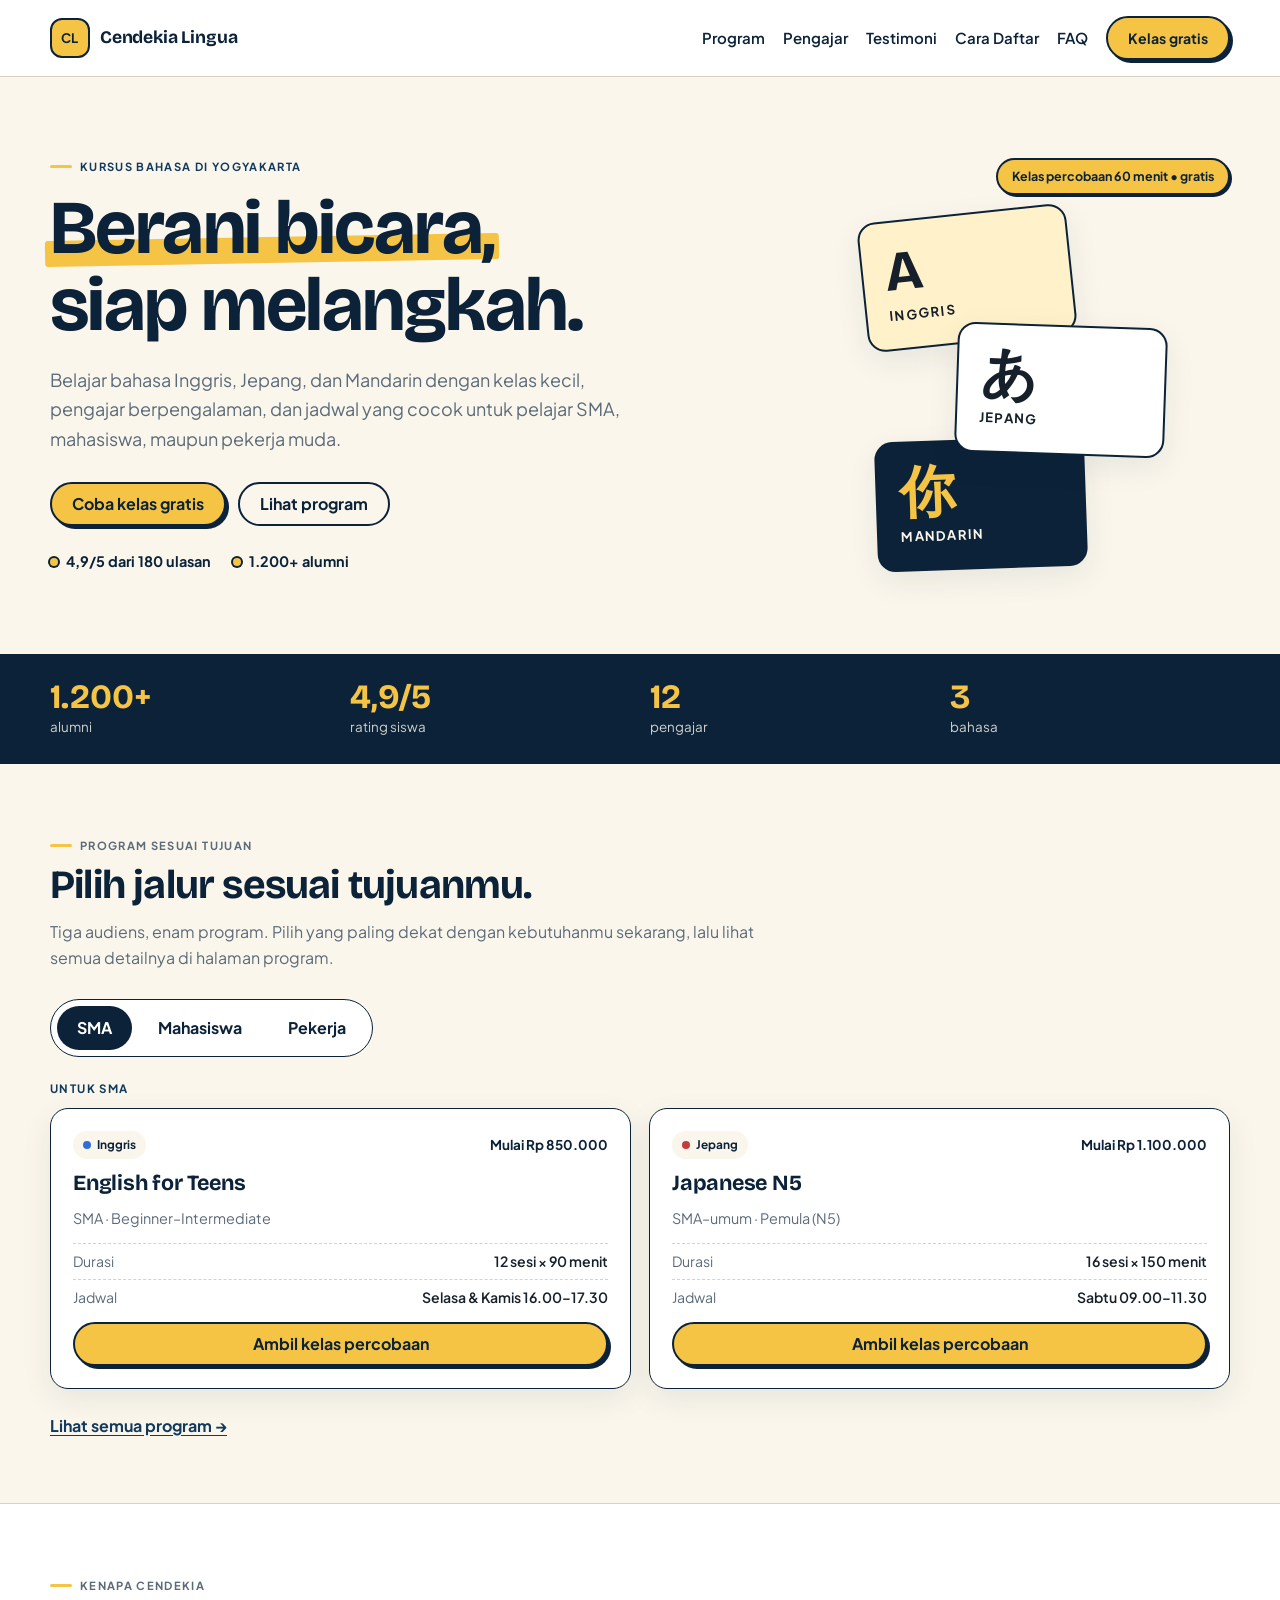
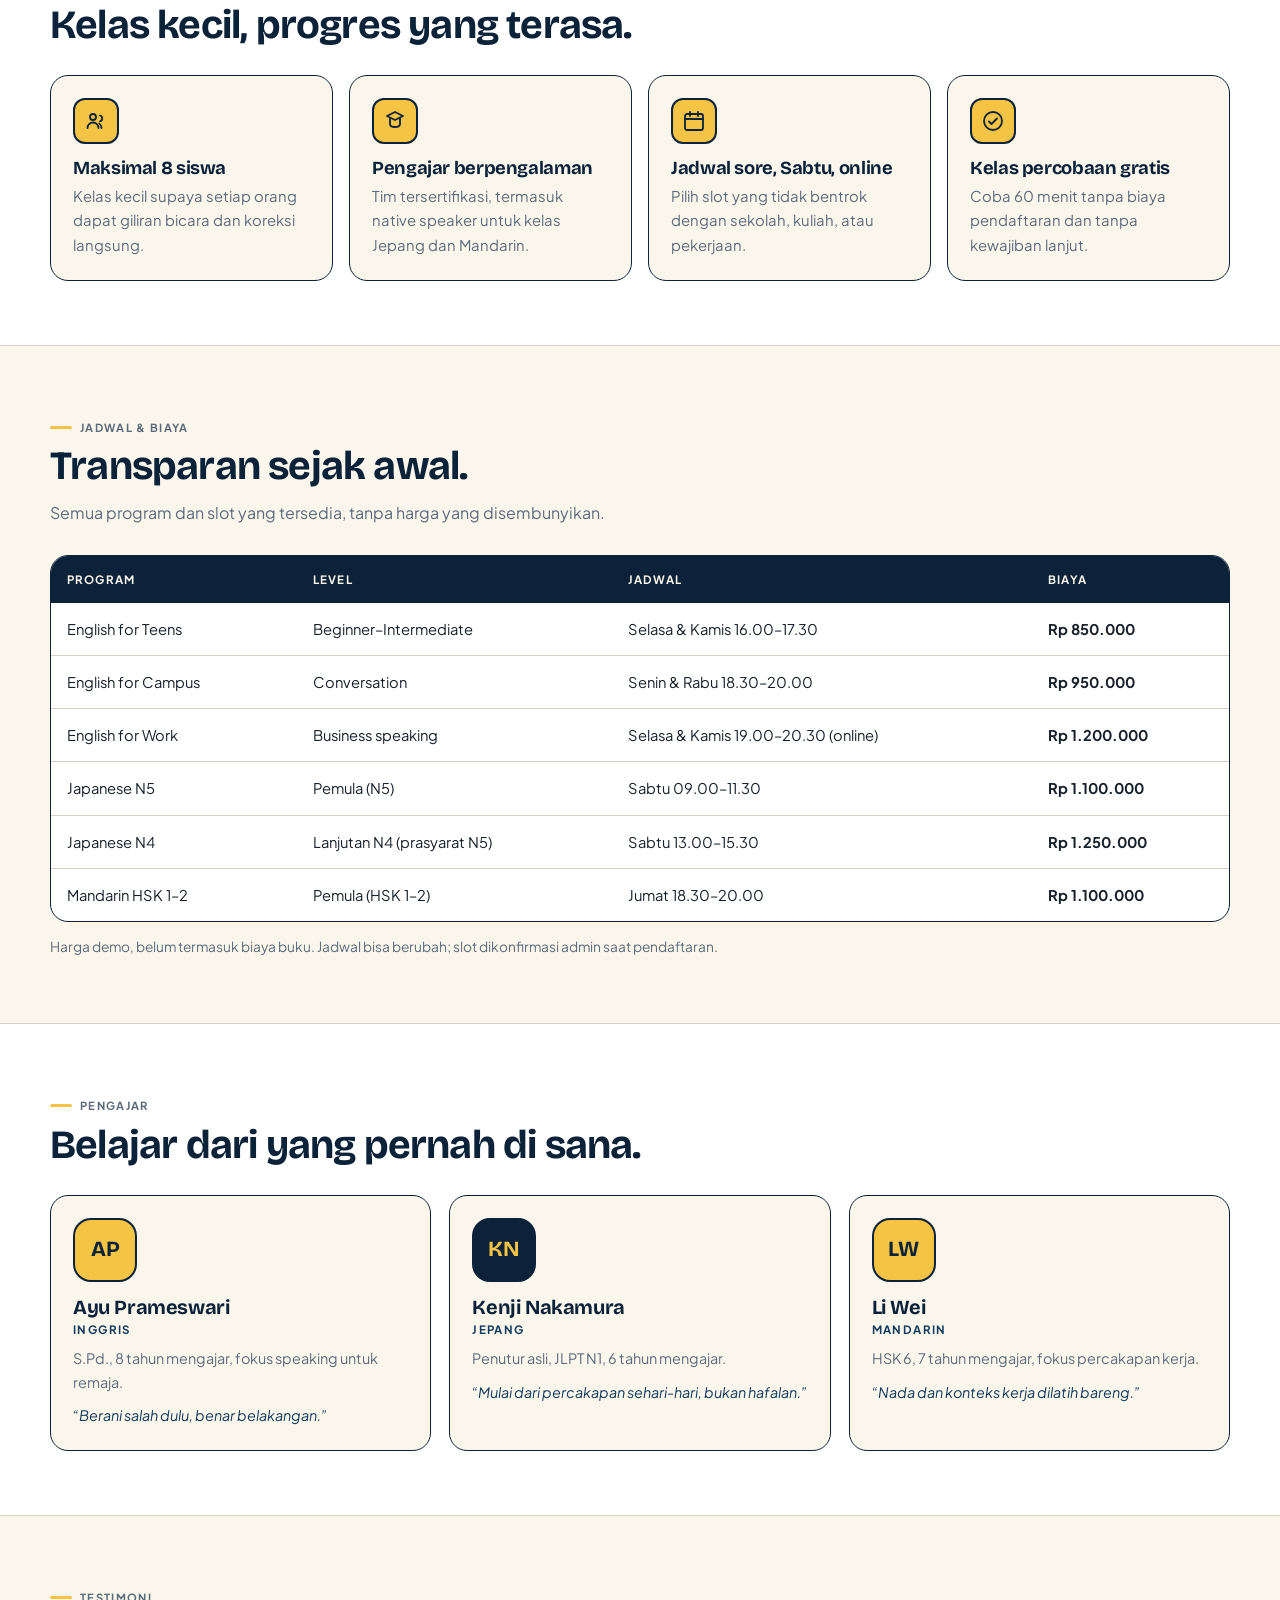
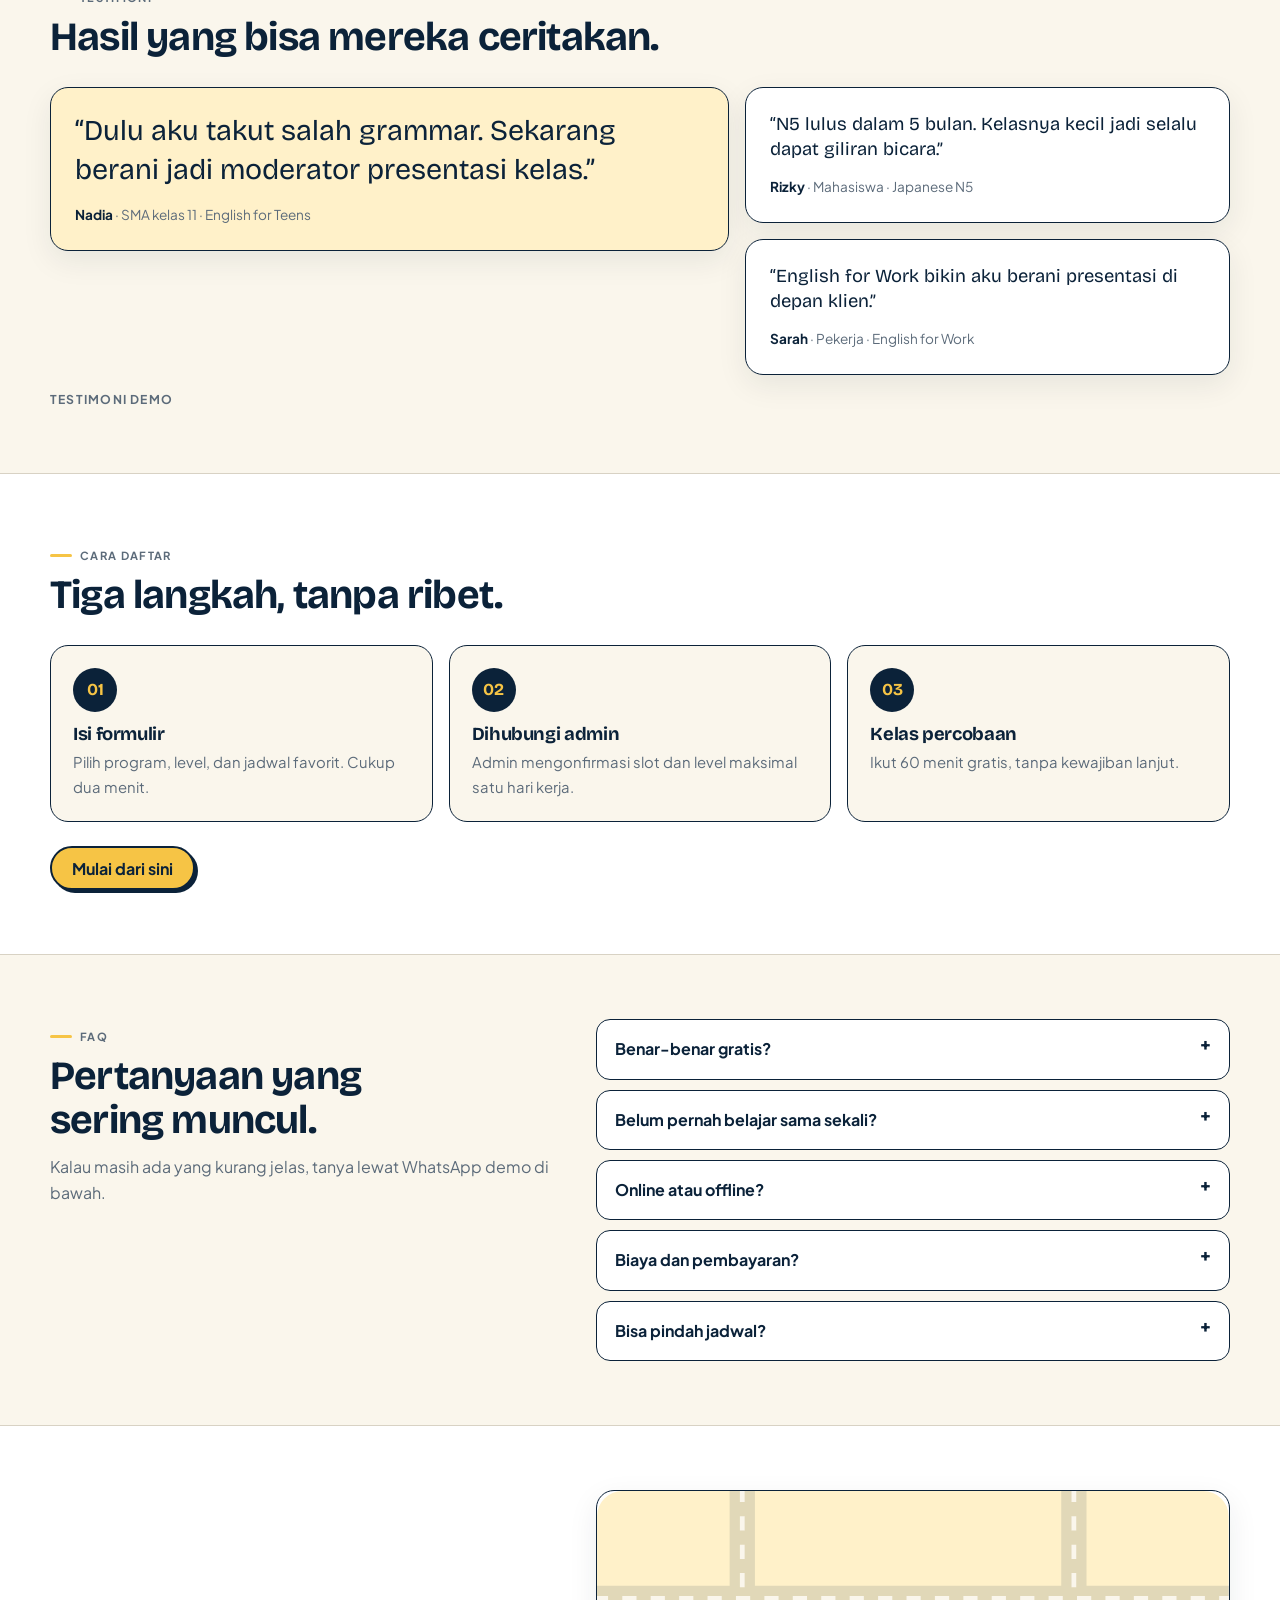
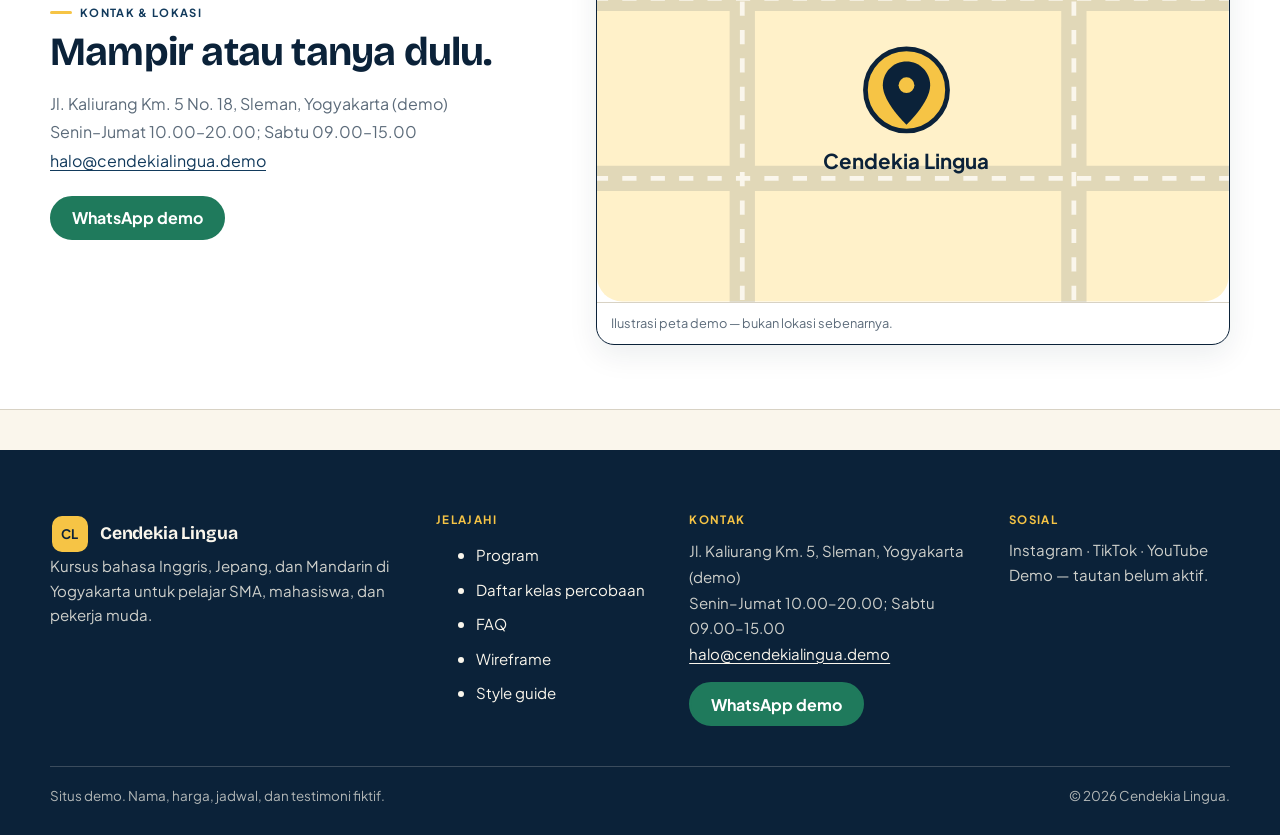
<file: index.html>
<!doctype html>
<html lang="id">
<head>
  <meta charset="utf-8">
  <meta name="viewport" content="width=device-width, initial-scale=1">
  <title>Cendekia Lingua — Kursus Bahasa Inggris, Jepang, Mandarin di Yogyakarta</title>
  <meta name="description" content="Kursus bahasa Inggris, Jepang, dan Mandarin di Yogyakarta untuk pelajar SMA, mahasiswa, dan pekerja muda. Coba kelas percobaan gratis.">
  <meta property="og:type" content="website">
  <meta property="og:site_name" content="Cendekia Lingua">
  <meta property="og:locale" content="id_ID">
  <meta property="og:title" content="Cendekia Lingua — Kursus Bahasa Inggris, Jepang, Mandarin di Yogyakarta">
  <meta property="og:description" content="Kelas kecil, pengajar berpengalaman, dan jadwal fleksibel untuk pelajar SMA, mahasiswa, dan pekerja muda. Coba kelas percobaan gratis 60 menit.">
  <meta property="og:image" content="https://cendekia-lingua.netlify.app/assets/og-image.jpg">
  <meta property="og:image:width" content="1200">
  <meta property="og:image:height" content="630">
  <meta property="og:image:alt" content="Beranda Cendekia Lingua: kursus bahasa Inggris, Jepang, dan Mandarin di Yogyakarta">
  <meta name="twitter:card" content="summary_large_image">
  <meta name="theme-color" content="#0B2239">
  <link rel="icon" href="assets/logo.svg" type="image/svg+xml">
  <link rel="preconnect" href="https://fonts.googleapis.com">
  <link rel="preconnect" href="https://fonts.gstatic.com" crossorigin>
  <link href="https://fonts.googleapis.com/css2?family=Bricolage+Grotesque:wght@600;700&family=Plus+Jakarta+Sans:wght@400;500;600;700&display=swap" rel="stylesheet">
  <link rel="stylesheet" href="css/style.css">
</head>
<body>
  <a class="skip-link" href="#main">Langsung ke konten</a>

  <header class="site-header">
    <div class="container header-inner">
      <a class="logo" href="index.html" aria-current="page">
        <span class="logo-mark" aria-hidden="true">CL</span>
        <span class="logo-word">Cendekia Lingua</span>
      </a>
      <button class="nav-toggle" type="button" data-nav-toggle aria-expanded="false" aria-controls="site-nav">
        <span class="nav-toggle-label">Menu</span>
      </button>
      <nav class="site-nav" id="site-nav" data-nav aria-label="Navigasi utama">
        <ul class="nav-list">
          <li><a href="program.html">Program</a></li>
          <li><a href="index.html#pengajar">Pengajar</a></li>
          <li><a href="index.html#testimoni">Testimoni</a></li>
          <li><a href="daftar.html">Cara Daftar</a></li>
          <li><a href="index.html#faq">FAQ</a></li>
          <li><a class="btn btn-primary nav-cta" href="daftar.html">Kelas gratis</a></li>
        </ul>
      </nav>
    </div>
  </header>

  <main id="main">
    <section class="hero" id="hero" data-hero aria-labelledby="hero-title">
      <div class="container hero-inner">
        <div class="hero-copy">
          <p class="eyebrow">Kursus bahasa di Yogyakarta</p>
          <h1 class="hero-title" id="hero-title"><span class="hero-highlight">Berani bicara,</span><br>siap melangkah.</h1>
          <p class="hero-lead">Belajar bahasa Inggris, Jepang, dan Mandarin dengan kelas kecil, pengajar berpengalaman, dan jadwal yang cocok untuk pelajar SMA, mahasiswa, maupun pekerja muda.</p>
          <div class="hero-actions">
            <a class="btn btn-primary" href="daftar.html">Coba kelas gratis</a>
            <a class="btn btn-secondary" href="program.html">Lihat program</a>
          </div>
          <p class="hero-proof"><span>4,9/5 dari 180 ulasan</span><span>1.200+ alumni</span></p>
        </div>

        <div class="hero-visual" aria-hidden="true">
          <span class="hero-chip">Kelas percobaan 60 menit • gratis</span>
          <div class="lang-stack">
            <div class="lang-card lang-card--en">
              <span class="lang-char">A</span>
              <span class="lang-name">Inggris</span>
            </div>
            <div class="lang-card lang-card--ja">
              <span class="lang-char">あ</span>
              <span class="lang-name">Jepang</span>
            </div>
            <div class="lang-card lang-card--zh">
              <span class="lang-char">你</span>
              <span class="lang-name">Mandarin</span>
            </div>
          </div>
        </div>
      </div>
    </section>

    <section class="stats-strip" data-stats aria-label="Cendekia Lingua dalam angka">
      <div class="container stats-grid">
        <div class="stat"><strong>1.200+</strong><span>alumni</span></div>
        <div class="stat"><strong>4,9/5</strong><span>rating siswa</span></div>
        <div class="stat"><strong>12</strong><span>pengajar</span></div>
        <div class="stat"><strong>3</strong><span>bahasa</span></div>
      </div>
    </section>

    <section class="section" id="program" aria-labelledby="program-title">
      <div class="container">
        <div class="section-heading">
          <p class="eyebrow">Program sesuai tujuan</p>
          <h2 id="program-title">Pilih jalur sesuai tujuanmu.</h2>
          <p>Tiga audiens, enam program. Pilih yang paling dekat dengan kebutuhanmu sekarang, lalu lihat semua detailnya di halaman program.</p>
        </div>

        <div class="tablist" role="tablist" aria-label="Pilih audiens">
          <button class="tab" type="button" role="tab" id="tab-sma" data-tab="sma" aria-selected="true" aria-controls="panel-sma" tabindex="0">SMA</button>
          <button class="tab" type="button" role="tab" id="tab-mahasiswa" data-tab="mahasiswa" aria-selected="false" aria-controls="panel-mahasiswa" tabindex="-1">Mahasiswa</button>
          <button class="tab" type="button" role="tab" id="tab-pekerja" data-tab="pekerja" aria-selected="false" aria-controls="panel-pekerja" tabindex="-1">Pekerja</button>
        </div>

        <section class="program-panel" data-panel="sma" data-audience="sma" id="panel-sma" role="tabpanel" aria-labelledby="tab-sma">
          <h3 class="panel-heading">Untuk SMA</h3>
          <div class="program-grid">
            <article class="program-card" data-program-card data-audience="sma" data-slug="english-teens">
              <div class="program-card-top">
                <span class="lang-badge lang-badge--inggris"><span class="lang-dot" aria-hidden="true"></span>Inggris</span>
                <span class="program-price">Mulai Rp 850.000</span>
              </div>
              <h4>English for Teens</h4>
              <p class="program-meta">SMA · Beginner–Intermediate</p>
              <dl class="program-facts">
                <div><dt>Durasi</dt><dd>12 sesi × 90 menit</dd></div>
                <div><dt>Jadwal</dt><dd>Selasa &amp; Kamis 16.00–17.30</dd></div>
              </dl>
              <a class="btn btn-primary" href="daftar.html?program=english-teens">Ambil kelas percobaan</a>
            </article>

            <article class="program-card" data-program-card data-audience="sma" data-slug="japanese-n5">
              <div class="program-card-top">
                <span class="lang-badge lang-badge--jepang"><span class="lang-dot" aria-hidden="true"></span>Jepang</span>
                <span class="program-price">Mulai Rp 1.100.000</span>
              </div>
              <h4>Japanese N5</h4>
              <p class="program-meta">SMA–umum · Pemula (N5)</p>
              <dl class="program-facts">
                <div><dt>Durasi</dt><dd>16 sesi × 150 menit</dd></div>
                <div><dt>Jadwal</dt><dd>Sabtu 09.00–11.30</dd></div>
              </dl>
              <a class="btn btn-primary" href="daftar.html?program=japanese-n5">Ambil kelas percobaan</a>
            </article>
          </div>
        </section>

        <section class="program-panel" data-panel="mahasiswa" data-audience="mahasiswa" id="panel-mahasiswa" role="tabpanel" aria-labelledby="tab-mahasiswa">
          <h3 class="panel-heading">Untuk Mahasiswa</h3>
          <div class="program-grid">
            <article class="program-card" data-program-card data-audience="mahasiswa" data-slug="english-campus">
              <div class="program-card-top">
                <span class="lang-badge lang-badge--inggris"><span class="lang-dot" aria-hidden="true"></span>Inggris</span>
                <span class="program-price">Mulai Rp 950.000</span>
              </div>
              <h4>English for Campus</h4>
              <p class="program-meta">Mahasiswa · Conversation</p>
              <dl class="program-facts">
                <div><dt>Durasi</dt><dd>12 sesi × 90 menit</dd></div>
                <div><dt>Jadwal</dt><dd>Senin &amp; Rabu 18.30–20.00</dd></div>
              </dl>
              <a class="btn btn-primary" href="daftar.html?program=english-campus">Ambil kelas percobaan</a>
            </article>

            <article class="program-card" data-program-card data-audience="mahasiswa" data-slug="japanese-n4">
              <div class="program-card-top">
                <span class="lang-badge lang-badge--jepang"><span class="lang-dot" aria-hidden="true"></span>Jepang</span>
                <span class="program-price">Mulai Rp 1.250.000</span>
              </div>
              <h4>Japanese N4</h4>
              <p class="program-meta">Mahasiswa–umum · Lanjutan N4 (prasyarat N5)</p>
              <dl class="program-facts">
                <div><dt>Durasi</dt><dd>16 sesi × 150 menit</dd></div>
                <div><dt>Jadwal</dt><dd>Sabtu 13.00–15.30</dd></div>
              </dl>
              <a class="btn btn-primary" href="daftar.html?program=japanese-n4">Ambil kelas percobaan</a>
            </article>
          </div>
        </section>

        <section class="program-panel" data-panel="pekerja" data-audience="pekerja" id="panel-pekerja" role="tabpanel" aria-labelledby="tab-pekerja">
          <h3 class="panel-heading">Untuk Pekerja</h3>
          <div class="program-grid">
            <article class="program-card" data-program-card data-audience="pekerja" data-slug="english-work">
              <div class="program-card-top">
                <span class="lang-badge lang-badge--inggris"><span class="lang-dot" aria-hidden="true"></span>Inggris</span>
                <span class="program-price">Mulai Rp 1.200.000</span>
              </div>
              <h4>English for Work</h4>
              <p class="program-meta">Pekerja · Business speaking</p>
              <dl class="program-facts">
                <div><dt>Durasi</dt><dd>10 sesi × 90 menit</dd></div>
                <div><dt>Jadwal</dt><dd>Selasa &amp; Kamis 19.00–20.30 (online)</dd></div>
              </dl>
              <a class="btn btn-primary" href="daftar.html?program=english-work">Ambil kelas percobaan</a>
            </article>

            <article class="program-card" data-program-card data-audience="pekerja" data-slug="mandarin-hsk1-2">
              <div class="program-card-top">
                <span class="lang-badge lang-badge--mandarin"><span class="lang-dot" aria-hidden="true"></span>Mandarin</span>
                <span class="program-price">Mulai Rp 1.100.000</span>
              </div>
              <h4>Mandarin HSK 1–2</h4>
              <p class="program-meta">Pekerja–umum · Pemula (HSK 1–2)</p>
              <dl class="program-facts">
                <div><dt>Durasi</dt><dd>16 sesi × 90 menit</dd></div>
                <div><dt>Jadwal</dt><dd>Jumat 18.30–20.00</dd></div>
              </dl>
              <a class="btn btn-primary" href="daftar.html?program=mandarin-hsk1-2">Ambil kelas percobaan</a>
            </article>
          </div>
        </section>

        <p class="program-more"><a href="program.html">Lihat semua program →</a></p>
      </div>
    </section>

    <section class="section section--alt" id="kenapa" data-reveal aria-labelledby="kenapa-title">
      <div class="container">
        <div class="section-heading">
          <p class="eyebrow">Kenapa Cendekia</p>
          <h2 id="kenapa-title">Kelas kecil, progres yang terasa.</h2>
        </div>
        <div class="reason-grid">
          <article class="reason-card" data-reason>
            <span class="reason-icon" aria-hidden="true">
              <svg viewBox="0 0 24 24" fill="none" stroke="currentColor" stroke-width="1.8" stroke-linecap="round" stroke-linejoin="round">
                <circle cx="9" cy="8" r="3"/>
                <path d="M3.5 19a5.5 5.5 0 0 1 11 0"/>
                <path d="M16 6.5a3 3 0 0 1 0 5.8"/>
                <path d="M17.5 19a5.5 5.5 0 0 0-2.2-4.4"/>
              </svg>
            </span>
            <h3>Maksimal 8 siswa</h3>
            <p>Kelas kecil supaya setiap orang dapat giliran bicara dan koreksi langsung.</p>
          </article>
          <article class="reason-card" data-reason>
            <span class="reason-icon" aria-hidden="true">
              <svg viewBox="0 0 24 24" fill="none" stroke="currentColor" stroke-width="1.8" stroke-linecap="round" stroke-linejoin="round">
                <path d="M4 7l8-4 8 4-8 4-8-4z"/>
                <path d="M7 9.5V15c0 1.7 2.2 3 5 3s5-1.3 5-3V9.5"/>
              </svg>
            </span>
            <h3>Pengajar berpengalaman</h3>
            <p>Tim tersertifikasi, termasuk native speaker untuk kelas Jepang dan Mandarin.</p>
          </article>
          <article class="reason-card" data-reason>
            <span class="reason-icon" aria-hidden="true">
              <svg viewBox="0 0 24 24" fill="none" stroke="currentColor" stroke-width="1.8" stroke-linecap="round" stroke-linejoin="round">
                <rect x="3" y="5" width="18" height="16" rx="2"/>
                <path d="M8 3v4M16 3v4M3 10h18"/>
              </svg>
            </span>
            <h3>Jadwal sore, Sabtu, online</h3>
            <p>Pilih slot yang tidak bentrok dengan sekolah, kuliah, atau pekerjaan.</p>
          </article>
          <article class="reason-card" data-reason>
            <span class="reason-icon" aria-hidden="true">
              <svg viewBox="0 0 24 24" fill="none" stroke="currentColor" stroke-width="1.8" stroke-linecap="round" stroke-linejoin="round">
                <circle cx="12" cy="12" r="9"/>
                <path d="M8 12.5l2.5 2.5L16 9.5"/>
              </svg>
            </span>
            <h3>Kelas percobaan gratis</h3>
            <p>Coba 60 menit tanpa biaya pendaftaran dan tanpa kewajiban lanjut.</p>
          </article>
        </div>
      </div>
    </section>

    <section class="section" id="jadwal-biaya" data-reveal aria-labelledby="biaya-title">
      <div class="container">
        <div class="section-heading">
          <p class="eyebrow">Jadwal &amp; biaya</p>
          <h2 id="biaya-title">Transparan sejak awal.</h2>
          <p>Semua program dan slot yang tersedia, tanpa harga yang disembunyikan.</p>
        </div>
        <div class="table-wrap">
          <table class="price-table">
            <caption class="sr-only">Jadwal dan biaya enam program Cendekia Lingua</caption>
            <thead>
              <tr>
                <th scope="col">Program</th>
                <th scope="col">Level</th>
                <th scope="col">Jadwal</th>
                <th scope="col">Biaya</th>
              </tr>
            </thead>
            <tbody>
              <tr data-price-row data-slug="english-teens">
                <td data-label="Program">English for Teens</td>
                <td data-label="Level">Beginner–Intermediate</td>
                <td data-label="Jadwal">Selasa &amp; Kamis 16.00–17.30</td>
                <td data-label="Biaya">Rp 850.000</td>
              </tr>
              <tr data-price-row data-slug="english-campus">
                <td data-label="Program">English for Campus</td>
                <td data-label="Level">Conversation</td>
                <td data-label="Jadwal">Senin &amp; Rabu 18.30–20.00</td>
                <td data-label="Biaya">Rp 950.000</td>
              </tr>
              <tr data-price-row data-slug="english-work">
                <td data-label="Program">English for Work</td>
                <td data-label="Level">Business speaking</td>
                <td data-label="Jadwal">Selasa &amp; Kamis 19.00–20.30 (online)</td>
                <td data-label="Biaya">Rp 1.200.000</td>
              </tr>
              <tr data-price-row data-slug="japanese-n5">
                <td data-label="Program">Japanese N5</td>
                <td data-label="Level">Pemula (N5)</td>
                <td data-label="Jadwal">Sabtu 09.00–11.30</td>
                <td data-label="Biaya">Rp 1.100.000</td>
              </tr>
              <tr data-price-row data-slug="japanese-n4">
                <td data-label="Program">Japanese N4</td>
                <td data-label="Level">Lanjutan N4 (prasyarat N5)</td>
                <td data-label="Jadwal">Sabtu 13.00–15.30</td>
                <td data-label="Biaya">Rp 1.250.000</td>
              </tr>
              <tr data-price-row data-slug="mandarin-hsk1-2">
                <td data-label="Program">Mandarin HSK 1–2</td>
                <td data-label="Level">Pemula (HSK 1–2)</td>
                <td data-label="Jadwal">Jumat 18.30–20.00</td>
                <td data-label="Biaya">Rp 1.100.000</td>
              </tr>
            </tbody>
          </table>
        </div>
        <p class="price-note">Harga demo, belum termasuk biaya buku. Jadwal bisa berubah; slot dikonfirmasi admin saat pendaftaran.</p>
      </div>
    </section>

    <section class="section section--alt" id="pengajar" data-reveal aria-labelledby="pengajar-title">
      <div class="container">
        <div class="section-heading">
          <p class="eyebrow">Pengajar</p>
          <h2 id="pengajar-title">Belajar dari yang pernah di sana.</h2>
        </div>
        <div class="teacher-grid">
          <article class="teacher-card">
            <span class="teacher-avatar" aria-hidden="true">AP</span>
            <h3>Ayu Prameswari</h3>
            <p class="teacher-lang">Inggris</p>
            <p class="teacher-credential">S.Pd., 8 tahun mengajar, fokus speaking untuk remaja.</p>
            <p class="teacher-note">“Berani salah dulu, benar belakangan.”</p>
          </article>
          <article class="teacher-card">
            <span class="teacher-avatar teacher-avatar--navy" aria-hidden="true">KN</span>
            <h3>Kenji Nakamura</h3>
            <p class="teacher-lang">Jepang</p>
            <p class="teacher-credential">Penutur asli, JLPT N1, 6 tahun mengajar.</p>
            <p class="teacher-note">“Mulai dari percakapan sehari-hari, bukan hafalan.”</p>
          </article>
          <article class="teacher-card">
            <span class="teacher-avatar" aria-hidden="true">LW</span>
            <h3>Li Wei</h3>
            <p class="teacher-lang">Mandarin</p>
            <p class="teacher-credential">HSK 6, 7 tahun mengajar, fokus percakapan kerja.</p>
            <p class="teacher-note">“Nada dan konteks kerja dilatih bareng.”</p>
          </article>
        </div>
      </div>
    </section>

    <section class="section" id="testimoni" data-reveal aria-labelledby="testimoni-title">
      <div class="container">
        <div class="section-heading">
          <p class="eyebrow">Testimoni</p>
          <h2 id="testimoni-title">Hasil yang bisa mereka ceritakan.</h2>
        </div>
        <div class="testimonial-grid">
          <blockquote class="testimonial testimonial--lead">
            <p>“Dulu aku takut salah grammar. Sekarang berani jadi moderator presentasi kelas.”</p>
            <footer><strong>Nadia</strong> · SMA kelas 11 · English for Teens</footer>
          </blockquote>
          <blockquote class="testimonial">
            <p>“N5 lulus dalam 5 bulan. Kelasnya kecil jadi selalu dapat giliran bicara.”</p>
            <footer><strong>Rizky</strong> · Mahasiswa · Japanese N5</footer>
          </blockquote>
          <blockquote class="testimonial">
            <p>“English for Work bikin aku berani presentasi di depan klien.”</p>
            <footer><strong>Sarah</strong> · Pekerja · English for Work</footer>
          </blockquote>
        </div>
        <p class="demo-label">Testimoni demo</p>
      </div>
    </section>

    <section class="section section--alt" id="cara-daftar" data-reveal aria-labelledby="cara-title">
      <div class="container">
        <div class="section-heading">
          <p class="eyebrow">Cara daftar</p>
          <h2 id="cara-title">Tiga langkah, tanpa ribet.</h2>
        </div>
        <ol class="step-grid">
          <li class="step" data-step>
            <span class="step-number" aria-hidden="true">01</span>
            <h3>Isi formulir</h3>
            <p>Pilih program, level, dan jadwal favorit. Cukup dua menit.</p>
          </li>
          <li class="step" data-step>
            <span class="step-number" aria-hidden="true">02</span>
            <h3>Dihubungi admin</h3>
            <p>Admin mengonfirmasi slot dan level maksimal satu hari kerja.</p>
          </li>
          <li class="step" data-step>
            <span class="step-number" aria-hidden="true">03</span>
            <h3>Kelas percobaan</h3>
            <p>Ikut 60 menit gratis, tanpa kewajiban lanjut.</p>
          </li>
        </ol>
        <p class="steps-cta"><a class="btn btn-primary" href="daftar.html">Mulai dari sini</a></p>
      </div>
    </section>

    <section class="section" id="faq" data-reveal aria-labelledby="faq-title">
      <div class="container faq-layout">
        <div class="section-heading">
          <p class="eyebrow">FAQ</p>
          <h2 id="faq-title">Pertanyaan yang sering muncul.</h2>
          <p>Kalau masih ada yang kurang jelas, tanya lewat WhatsApp demo di bawah.</p>
        </div>
        <div class="faq-list">
          <details class="faq-item">
            <summary>Benar-benar gratis?</summary>
            <p>Kelas percobaan 60 menit gratis, tanpa biaya pendaftaran dan tanpa kewajiban lanjut.</p>
          </details>
          <details class="faq-item">
            <summary>Belum pernah belajar sama sekali?</summary>
            <p>Bisa mulai dari level Pemula. Kami bantu placement test singkat untuk menentukan kelas.</p>
          </details>
          <details class="faq-item">
            <summary>Online atau offline?</summary>
            <p>Mayoritas kelas tatap muka di Sleman; English for Work dan beberapa sesi bisa online.</p>
          </details>
          <details class="faq-item">
            <summary>Biaya dan pembayaran?</summary>
            <p>Biaya per modul Rp 850.000–Rp 1.250.000, bisa dicicil 2 kali. Harga demo belum termasuk buku.</p>
          </details>
          <details class="faq-item">
            <summary>Bisa pindah jadwal?</summary>
            <p>Bisa, maksimal 2 kali per modul dengan pemberitahuan minimal 1 hari sebelumnya, tergantung ketersediaan kelas.</p>
          </details>
        </div>
      </div>
    </section>

    <section class="section section--alt" id="kontak" data-reveal aria-labelledby="kontak-title">
      <div class="container contact-grid">
        <div class="contact-copy">
          <p class="eyebrow">Kontak &amp; lokasi</p>
          <h2 id="kontak-title">Mampir atau tanya dulu.</h2>
          <address class="contact-address">
            Jl. Kaliurang Km. 5 No. 18, Sleman, Yogyakarta (demo)<br>
            Senin–Jumat 10.00–20.00; Sabtu 09.00–15.00<br>
            <a href="mailto:halo@cendekialingua.demo">halo@cendekialingua.demo</a>
          </address>
          <button type="button" class="btn btn-whatsapp" data-dialog-open="whatsapp">WhatsApp demo</button>
        </div>
        <figure class="map-card">
          <svg viewBox="0 0 400 260" role="img" aria-label="Ilustrasi peta demo">
            <rect width="400" height="260" rx="16" fill="#FFF1C9"/>
            <path d="M-20 68H420M-20 182H420M92 -20V280M302 -20V280" stroke="#0B2239" stroke-opacity=".12" stroke-width="16"/>
            <path d="M-20 68H420M-20 182H420M92 -20V280M302 -20V280" stroke="#FAF6EC" stroke-width="3" stroke-dasharray="9 9"/>
            <circle cx="196" cy="126" r="26" fill="#F6C445" stroke="#0B2239" stroke-width="3"/>
            <path d="M196 108c-8.3 0-15 6.7-15 15 0 11 15 25 15 25s15-14 15-25c0-8.3-6.7-15-15-15z" fill="#0B2239"/>
            <circle cx="196" cy="123" r="5" fill="#F6C445"/>
            <text x="196" y="176" text-anchor="middle" font-family="Plus Jakarta Sans, sans-serif" font-size="13" font-weight="700" fill="#0B2239">Cendekia Lingua</text>
          </svg>
          <figcaption>Ilustrasi peta demo — bukan lokasi sebenarnya.</figcaption>
        </figure>
      </div>
    </section>
  </main>

  <div class="sticky-cta" data-sticky-cta hidden>
    <span>Kelas percobaan gratis</span>
    <a class="btn btn-primary" href="daftar.html">Daftar</a>
  </div>

  <footer class="site-footer">
    <div class="container footer-grid">
      <div class="footer-brand">
        <a class="logo" href="index.html">
          <span class="logo-mark" aria-hidden="true">CL</span>
          <span class="logo-word">Cendekia Lingua</span>
        </a>
        <p>Kursus bahasa Inggris, Jepang, dan Mandarin di Yogyakarta untuk pelajar SMA, mahasiswa, dan pekerja muda.</p>
      </div>
      <nav class="footer-nav" aria-label="Navigasi footer">
        <h2 class="footer-heading">Jelajahi</h2>
        <ul>
          <li><a href="program.html">Program</a></li>
          <li><a href="daftar.html">Daftar kelas percobaan</a></li>
          <li><a href="index.html#faq">FAQ</a></li>
          <li><a href="wireframe.html">Wireframe</a></li>
          <li><a href="style-guide.html">Style guide</a></li>
        </ul>
      </nav>
      <div class="footer-contact">
        <h2 class="footer-heading">Kontak</h2>
        <address>
          Jl. Kaliurang Km. 5, Sleman, Yogyakarta (demo)<br>
          Senin–Jumat 10.00–20.00; Sabtu 09.00–15.00<br>
          <a href="mailto:halo@cendekialingua.demo">halo@cendekialingua.demo</a>
        </address>
        <button type="button" class="btn btn-whatsapp" data-dialog-open="whatsapp">WhatsApp demo</button>
      </div>
      <div class="footer-social">
        <h2 class="footer-heading">Sosial</h2>
        <p>Instagram · TikTok · YouTube</p>
        <p>Demo — tautan belum aktif.</p>
      </div>
    </div>
    <div class="container footer-bottom">
      <p>Situs demo. Nama, harga, jadwal, dan testimoni fiktif.</p>
      <p>© 2026 Cendekia Lingua.</p>
    </div>
  </footer>

  <dialog data-dialog="whatsapp" aria-labelledby="whatsapp-title">
    <div class="dialog-inner">
      <h2 id="whatsapp-title">WhatsApp demo</h2>
      <p>Nomor <strong>6281200001234</strong> adalah nomor fiktif. Tombol ini tidak membuka WhatsApp sungguhan dan tidak mengirim pesan.</p>
      <p>Di situs nyata, tombol ini akan menghubungkan calon siswa dengan admin Cendekia Lingua.</p>
      <button type="button" class="btn btn-primary" data-dialog-close>Tutup</button>
    </div>
  </dialog>

  <script src="js/main.js" defer></script>
</body>
</html>
</file>
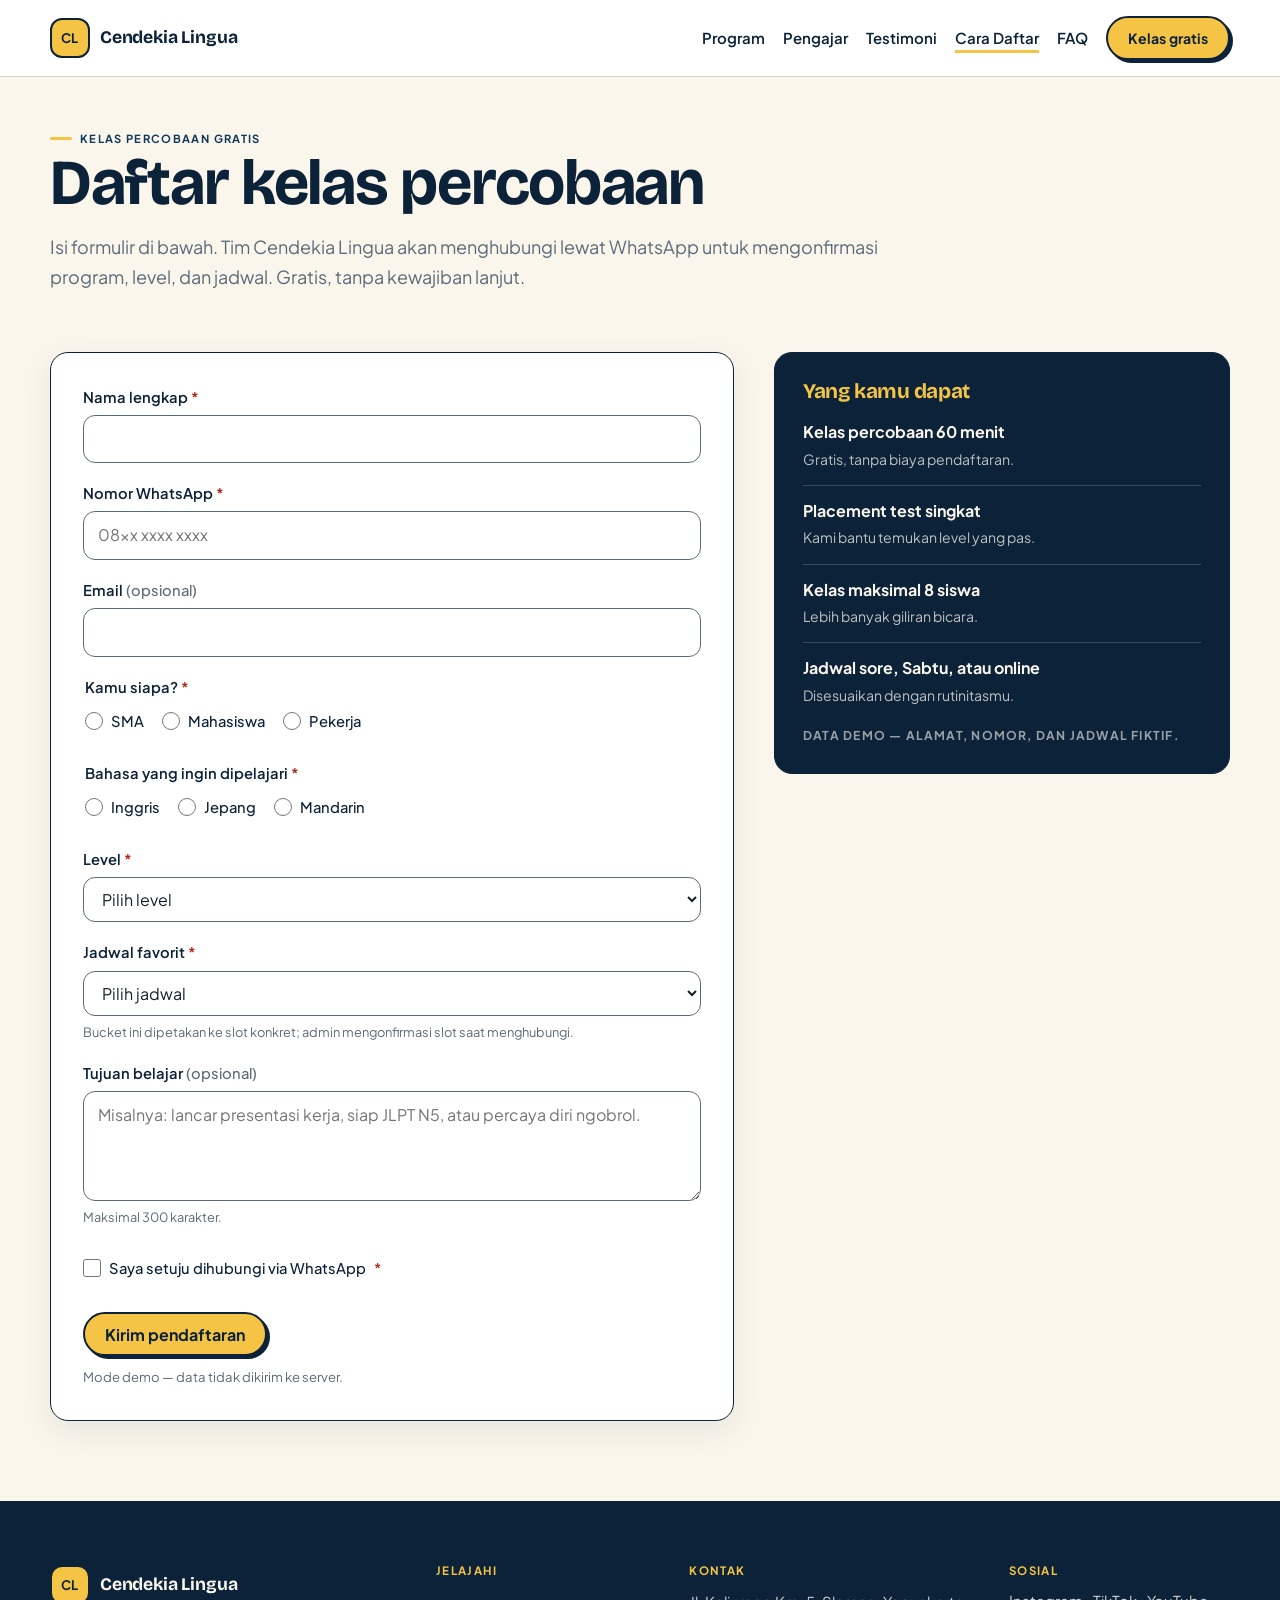
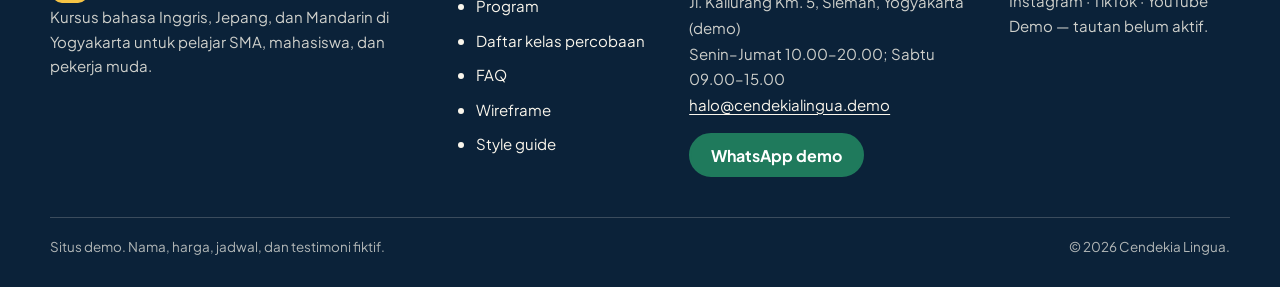
<file: daftar.html>
<!doctype html>
<html lang="id">
<head>
  <meta charset="utf-8">
  <meta name="viewport" content="width=device-width, initial-scale=1">
  <title>Daftar Kelas Percobaan — Cendekia Lingua</title>
  <meta name="description" content="Ambil kelas percobaan gratis Cendekia Lingua. Isi formulir demo dan tim kami akan menghubungi lewat WhatsApp.">
  <meta name="theme-color" content="#0B2239">
  <link rel="icon" href="assets/logo.svg" type="image/svg+xml">
  <link rel="preconnect" href="https://fonts.googleapis.com">
  <link rel="preconnect" href="https://fonts.gstatic.com" crossorigin>
  <link href="https://fonts.googleapis.com/css2?family=Bricolage+Grotesque:wght@600;700&family=Plus+Jakarta+Sans:wght@400;500;600;700&display=swap" rel="stylesheet">
  <link rel="stylesheet" href="css/style.css">
</head>
<body>
  <a class="skip-link" href="#main">Langsung ke konten</a>

  <header class="site-header">
    <div class="container header-inner">
      <a class="logo" href="index.html">
        <span class="logo-mark" aria-hidden="true">CL</span>
        <span class="logo-word">Cendekia Lingua</span>
      </a>
      <button class="nav-toggle" type="button" data-nav-toggle aria-expanded="false" aria-controls="site-nav">
        <span class="nav-toggle-label">Menu</span>
      </button>
      <nav class="site-nav" id="site-nav" data-nav aria-label="Navigasi utama">
        <ul class="nav-list">
          <li><a href="program.html">Program</a></li>
          <li><a href="index.html#pengajar">Pengajar</a></li>
          <li><a href="index.html#testimoni">Testimoni</a></li>
          <li><a href="daftar.html" aria-current="page">Cara Daftar</a></li>
          <li><a href="index.html#faq">FAQ</a></li>
          <li><a class="btn btn-primary nav-cta" href="daftar.html">Kelas gratis</a></li>
        </ul>
      </nav>
    </div>
  </header>

  <main id="main">
    <section class="page-hero" aria-labelledby="daftar-title">
      <div class="container">
        <p class="eyebrow">Kelas percobaan gratis</p>
        <h1 id="daftar-title">Daftar kelas percobaan</h1>
        <p class="page-lead">Isi formulir di bawah. Tim Cendekia Lingua akan menghubungi lewat WhatsApp untuk mengonfirmasi program, level, dan jadwal. Gratis, tanpa kewajiban lanjut.</p>
      </div>
    </section>

    <section class="section section--tight" aria-labelledby="form-title">
      <div class="container daftar-layout">
        <div class="daftar-form-col">
          <h2 class="sr-only" id="form-title">Formulir pendaftaran</h2>

          <p class="program-note" data-program-note hidden>Kamu memilih <strong data-program-name></strong>. Bahasa dan jadwal sudah disesuaikan — kamu masih bisa mengubahnya di bawah.</p>

          <form class="lead-form" data-lead-form novalidate>
            <div class="field">
              <label for="name">Nama lengkap <span class="req" aria-hidden="true">*</span></label>
              <input id="name" name="name" type="text" autocomplete="name" required aria-describedby="error-name">
              <p class="field-error" id="error-name" data-error-for="name" hidden></p>
            </div>

            <div class="field">
              <label for="whatsapp">Nomor WhatsApp <span class="req" aria-hidden="true">*</span></label>
              <input id="whatsapp" name="whatsapp" type="tel" inputmode="tel" autocomplete="tel" placeholder="08xx xxxx xxxx" required aria-describedby="error-whatsapp">
              <p class="field-error" id="error-whatsapp" data-error-for="whatsapp" hidden></p>
            </div>

            <div class="field">
              <label for="email">Email <span class="field-optional">(opsional)</span></label>
              <input id="email" name="email" type="email" autocomplete="email" aria-describedby="error-email">
              <p class="field-error" id="error-email" data-error-for="email" hidden></p>
            </div>

            <fieldset class="field">
              <legend>Kamu siapa? <span class="req" aria-hidden="true">*</span></legend>
              <div class="choice-row">
                <label class="choice" for="audience-sma"><input id="audience-sma" type="radio" name="audience" value="sma" required aria-describedby="error-audience"> SMA</label>
                <label class="choice" for="audience-mahasiswa"><input id="audience-mahasiswa" type="radio" name="audience" value="mahasiswa" required aria-describedby="error-audience"> Mahasiswa</label>
                <label class="choice" for="audience-pekerja"><input id="audience-pekerja" type="radio" name="audience" value="pekerja" required aria-describedby="error-audience"> Pekerja</label>
              </div>
              <p class="field-error" id="error-audience" data-error-for="audience" hidden></p>
            </fieldset>

            <fieldset class="field">
              <legend>Bahasa yang ingin dipelajari <span class="req" aria-hidden="true">*</span></legend>
              <div class="choice-row">
                <label class="choice" for="language-inggris"><input id="language-inggris" type="radio" name="language" value="inggris" required aria-describedby="error-language"> Inggris</label>
                <label class="choice" for="language-jepang"><input id="language-jepang" type="radio" name="language" value="jepang" required aria-describedby="error-language"> Jepang</label>
                <label class="choice" for="language-mandarin"><input id="language-mandarin" type="radio" name="language" value="mandarin" required aria-describedby="error-language"> Mandarin</label>
              </div>
              <p class="field-error" id="error-language" data-error-for="language" hidden></p>
            </fieldset>

            <div class="field">
              <label for="level">Level <span class="req" aria-hidden="true">*</span></label>
              <select id="level" name="level" required aria-describedby="error-level">
                <option value="">Pilih level</option>
                <option value="pemula">Pemula</option>
                <option value="pernah-belajar">Pernah belajar</option>
                <option value="menengah">Menengah</option>
              </select>
              <p class="field-error" id="error-level" data-error-for="level" hidden></p>
            </div>

            <div class="field">
              <label for="schedule">Jadwal favorit <span class="req" aria-hidden="true">*</span></label>
              <select id="schedule" name="schedule" required aria-describedby="error-schedule">
                <option value="">Pilih jadwal</option>
                <option value="weekday-sore">Weekday sore (16.00–18.00)</option>
                <option value="weekday-malam">Weekday malam (18.30–20.30)</option>
                <option value="sabtu">Sabtu (09.00–15.30)</option>
                <option value="online">Online</option>
              </select>
              <p class="field-hint">Bucket ini dipetakan ke slot konkret; admin mengonfirmasi slot saat menghubungi.</p>
              <p class="field-error" id="error-schedule" data-error-for="schedule" hidden></p>
            </div>

            <div class="field">
              <label for="goal">Tujuan belajar <span class="field-optional">(opsional)</span></label>
              <textarea id="goal" name="goal" maxlength="300" aria-describedby="goal-hint error-goal" placeholder="Misalnya: lancar presentasi kerja, siap JLPT N5, atau percaya diri ngobrol."></textarea>
              <p class="field-hint" id="goal-hint">Maksimal 300 karakter.</p>
              <p class="field-error" id="error-goal" data-error-for="goal" hidden></p>
            </div>

            <div class="field">
              <label class="choice choice--consent" for="consent"><input id="consent" type="checkbox" name="consent" required aria-describedby="error-consent"> Saya setuju dihubungi via WhatsApp <span class="req" aria-hidden="true">*</span></label>
              <p class="field-error" id="error-consent" data-error-for="consent" hidden></p>
            </div>

            <div class="form-actions">
              <button class="btn btn-primary" type="button" data-submit>Kirim pendaftaran</button>
              <p class="form-note">Mode demo — data tidak dikirim ke server.</p>
              <noscript><p class="form-note">Form ini memerlukan JavaScript untuk validasi dan mode demo. Tanpa JavaScript, tidak ada data yang dikirim.</p></noscript>
            </div>
          </form>

          <section class="form-success" data-form-success aria-live="polite" aria-labelledby="success-title" hidden>
            <p class="eyebrow">Pendaftaran diterima (demo)</p>
            <h2 id="success-title" tabindex="-1">Terima kasih, <span data-summary="name"></span>!</h2>
            <p>Ini tampilan demo. Di situs nyata, admin akan menghubungi kamu lewat WhatsApp maksimal satu hari kerja.</p>
            <dl class="summary-list">
              <div><dt>Nama</dt><dd data-summary="name"></dd></div>
              <div><dt>WhatsApp</dt><dd data-summary="whatsapp"></dd></div>
              <div><dt>Kamu siapa</dt><dd data-summary="audience"></dd></div>
              <div><dt>Bahasa</dt><dd data-summary="language"></dd></div>
              <div><dt>Level</dt><dd data-summary="level"></dd></div>
              <div><dt>Jadwal favorit</dt><dd data-summary="schedule"></dd></div>
            </dl>
            <p class="demo-note">Mode demo, data tidak dikirim. Nomor WhatsApp di dialog juga fiktif.</p>
            <div class="form-success-actions">
              <button class="btn btn-whatsapp" type="button" data-dialog-open="whatsapp">WhatsApp demo</button>
              <a class="btn btn-secondary" href="index.html">Kembali ke beranda</a>
            </div>
          </section>
        </div>

        <aside class="daftar-benefits" aria-labelledby="benefits-title">
          <h2 id="benefits-title">Yang kamu dapat</h2>
          <ul class="benefit-list">
            <li><strong>Kelas percobaan 60 menit</strong><span>Gratis, tanpa biaya pendaftaran.</span></li>
            <li><strong>Placement test singkat</strong><span>Kami bantu temukan level yang pas.</span></li>
            <li><strong>Kelas maksimal 8 siswa</strong><span>Lebih banyak giliran bicara.</span></li>
            <li><strong>Jadwal sore, Sabtu, atau online</strong><span>Disesuaikan dengan rutinitasmu.</span></li>
          </ul>
          <p class="demo-label">Data demo — alamat, nomor, dan jadwal fiktif.</p>
        </aside>
      </div>
    </section>
  </main>

  <footer class="site-footer">
    <div class="container footer-grid">
      <div class="footer-brand">
        <a class="logo" href="index.html">
          <span class="logo-mark" aria-hidden="true">CL</span>
          <span class="logo-word">Cendekia Lingua</span>
        </a>
        <p>Kursus bahasa Inggris, Jepang, dan Mandarin di Yogyakarta untuk pelajar SMA, mahasiswa, dan pekerja muda.</p>
      </div>
      <nav class="footer-nav" aria-label="Navigasi footer">
        <h2 class="footer-heading">Jelajahi</h2>
        <ul>
          <li><a href="program.html">Program</a></li>
          <li><a href="daftar.html">Daftar kelas percobaan</a></li>
          <li><a href="index.html#faq">FAQ</a></li>
          <li><a href="wireframe.html">Wireframe</a></li>
          <li><a href="style-guide.html">Style guide</a></li>
        </ul>
      </nav>
      <div class="footer-contact">
        <h2 class="footer-heading">Kontak</h2>
        <address>
          Jl. Kaliurang Km. 5, Sleman, Yogyakarta (demo)<br>
          Senin–Jumat 10.00–20.00; Sabtu 09.00–15.00<br>
          <a href="mailto:halo@cendekialingua.demo">halo@cendekialingua.demo</a>
        </address>
        <button type="button" class="btn btn-whatsapp" data-dialog-open="whatsapp">WhatsApp demo</button>
      </div>
      <div class="footer-social">
        <h2 class="footer-heading">Sosial</h2>
        <p>Instagram · TikTok · YouTube</p>
        <p>Demo — tautan belum aktif.</p>
      </div>
    </div>
    <div class="container footer-bottom">
      <p>Situs demo. Nama, harga, jadwal, dan testimoni fiktif.</p>
      <p>© 2026 Cendekia Lingua.</p>
    </div>
  </footer>

  <dialog data-dialog="whatsapp" aria-labelledby="whatsapp-title">
    <div class="dialog-inner">
      <h2 id="whatsapp-title">WhatsApp demo</h2>
      <p>Nomor <strong>6281200001234</strong> adalah nomor fiktif. Tombol ini tidak membuka WhatsApp sungguhan dan tidak mengirim pesan.</p>
      <p>Di situs nyata, tombol ini akan menghubungkan calon siswa dengan admin Cendekia Lingua.</p>
      <button type="button" class="btn btn-primary" data-dialog-close>Tutup</button>
    </div>
  </dialog>

  <script src="js/main.js" defer></script>
</body>
</html>
</file>
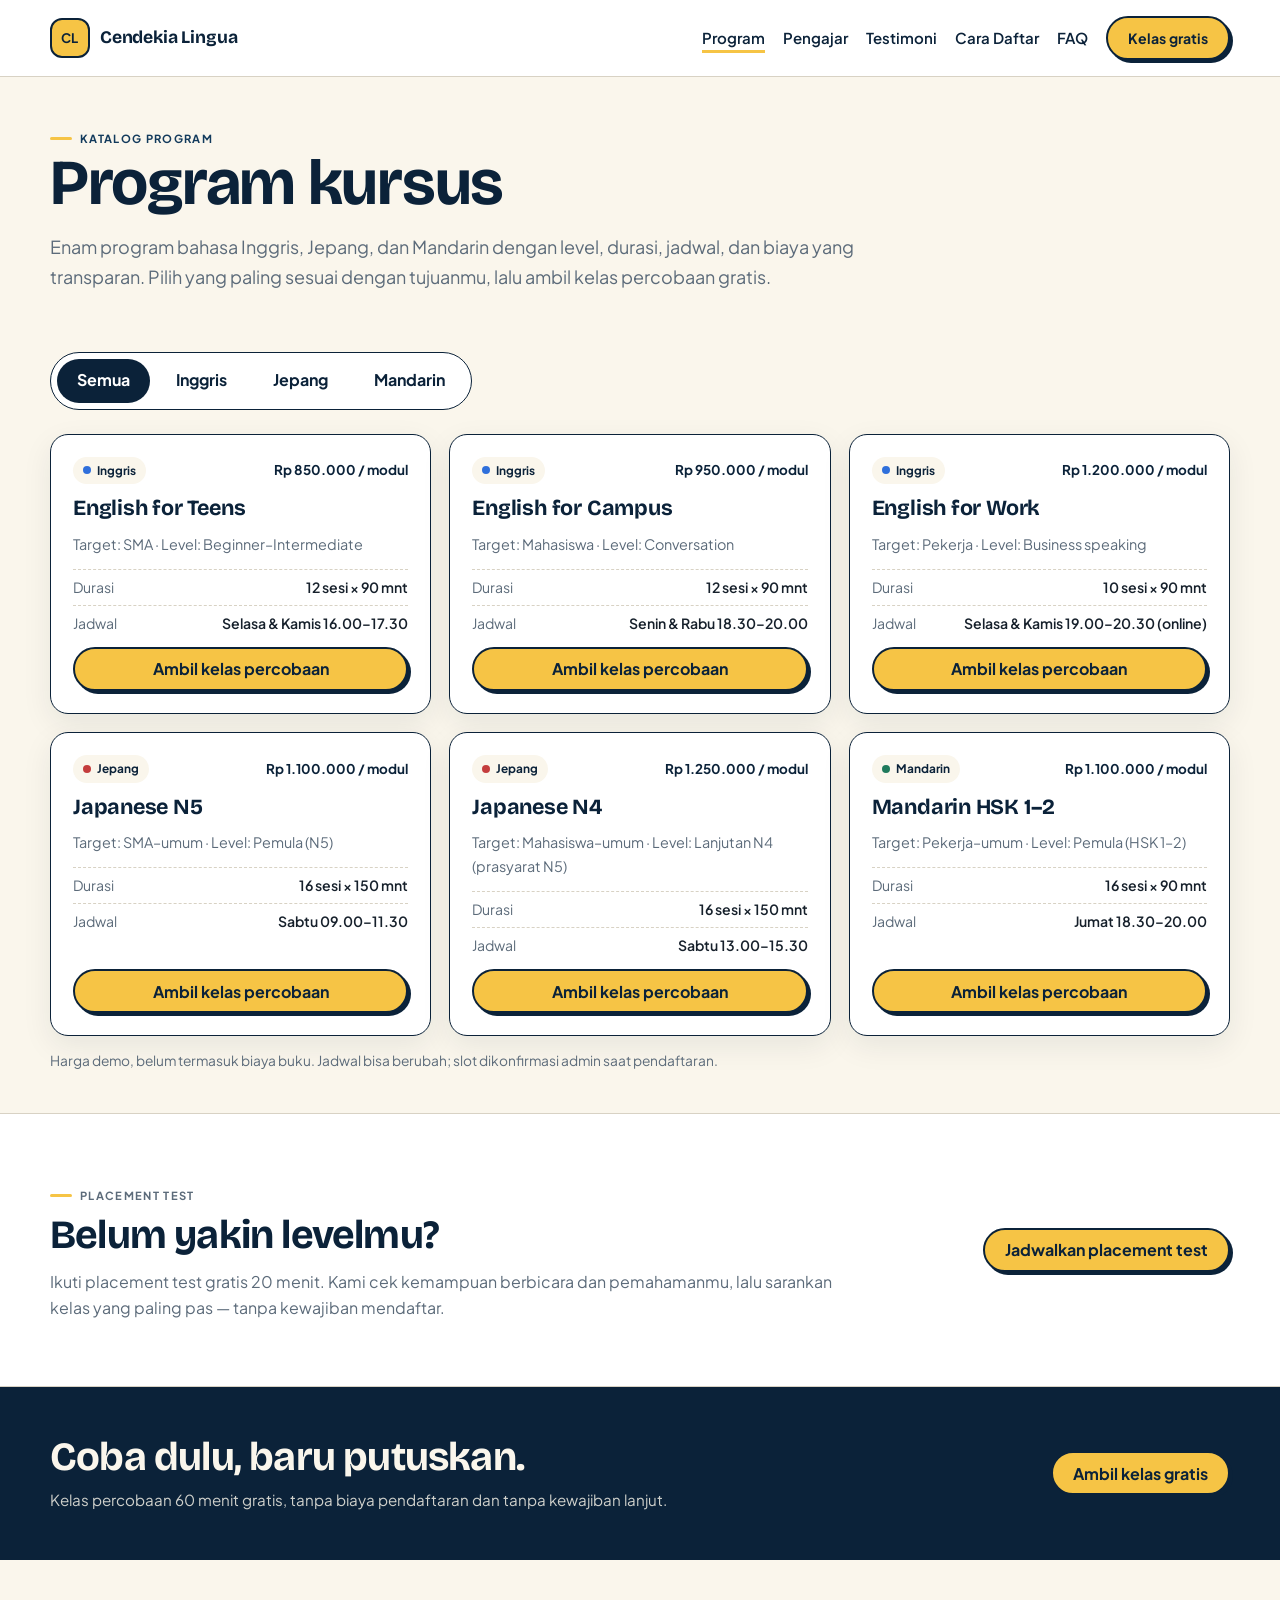
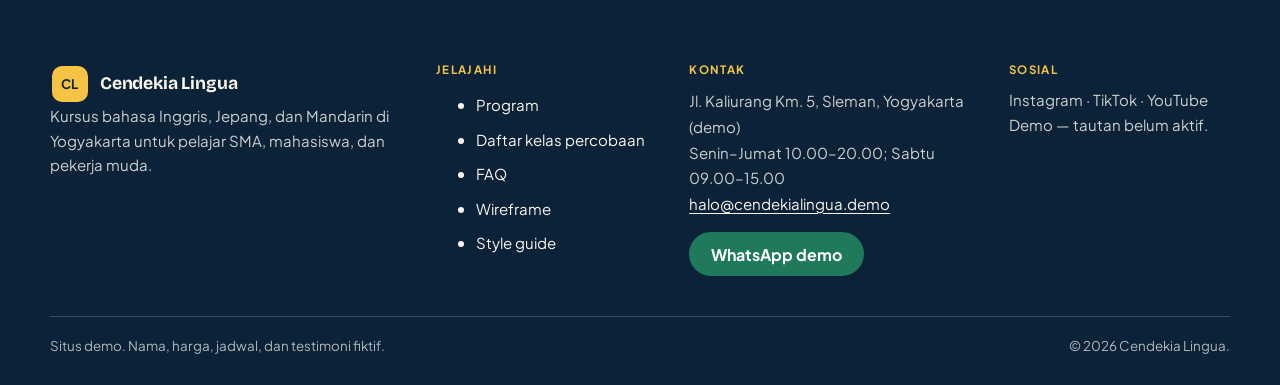
<file: program.html>
<!doctype html>
<html lang="id">
<head>
  <meta charset="utf-8">
  <meta name="viewport" content="width=device-width, initial-scale=1">
  <title>Program Kursus — Cendekia Lingua</title>
  <meta name="description" content="Enam program bahasa Inggris, Jepang, dan Mandarin dengan level, durasi, jadwal, dan biaya yang transparan.">
  <meta name="theme-color" content="#0B2239">
  <link rel="icon" href="assets/logo.svg" type="image/svg+xml">
  <link rel="preconnect" href="https://fonts.googleapis.com">
  <link rel="preconnect" href="https://fonts.gstatic.com" crossorigin>
  <link href="https://fonts.googleapis.com/css2?family=Bricolage+Grotesque:wght@600;700&family=Plus+Jakarta+Sans:wght@400;500;600;700&display=swap" rel="stylesheet">
  <link rel="stylesheet" href="css/style.css">
</head>
<body>
  <a class="skip-link" href="#main">Langsung ke konten</a>

  <header class="site-header">
    <div class="container header-inner">
      <a class="logo" href="index.html">
        <span class="logo-mark" aria-hidden="true">CL</span>
        <span class="logo-word">Cendekia Lingua</span>
      </a>
      <button class="nav-toggle" type="button" data-nav-toggle aria-expanded="false" aria-controls="site-nav">
        <span class="nav-toggle-label">Menu</span>
      </button>
      <nav class="site-nav" id="site-nav" data-nav aria-label="Navigasi utama">
        <ul class="nav-list">
          <li><a href="program.html" aria-current="page">Program</a></li>
          <li><a href="index.html#pengajar">Pengajar</a></li>
          <li><a href="index.html#testimoni">Testimoni</a></li>
          <li><a href="daftar.html">Cara Daftar</a></li>
          <li><a href="index.html#faq">FAQ</a></li>
          <li><a class="btn btn-primary nav-cta" href="daftar.html">Kelas gratis</a></li>
        </ul>
      </nav>
    </div>
  </header>

  <main id="main">
    <section class="page-hero" aria-labelledby="program-title">
      <div class="container">
        <p class="eyebrow">Katalog program</p>
        <h1 id="program-title">Program kursus</h1>
        <p class="page-lead">Enam program bahasa Inggris, Jepang, dan Mandarin dengan level, durasi, jadwal, dan biaya yang transparan. Pilih yang paling sesuai dengan tujuanmu, lalu ambil kelas percobaan gratis.</p>
      </div>
    </section>

    <section class="section section--tight" aria-labelledby="katalog-title">
      <div class="container">
        <h2 class="sr-only" id="katalog-title">Katalog program</h2>

        <div class="filter-bar" data-program-filters role="group" aria-label="Filter bahasa">
          <button class="filter-chip" type="button" data-filter="all" aria-pressed="true">Semua</button>
          <button class="filter-chip" type="button" data-filter="inggris" aria-pressed="false">Inggris</button>
          <button class="filter-chip" type="button" data-filter="jepang" aria-pressed="false">Jepang</button>
          <button class="filter-chip" type="button" data-filter="mandarin" aria-pressed="false">Mandarin</button>
        </div>

        <div class="program-grid program-grid--catalogue">
          <article class="program-card" data-program-card data-language="inggris" data-slug="english-teens">
            <div class="program-card-top">
              <span class="lang-badge lang-badge--inggris"><span class="lang-dot" aria-hidden="true"></span>Inggris</span>
              <span class="program-price">Rp 850.000 / modul</span>
            </div>
            <h3>English for Teens</h3>
            <p class="program-meta">Target: SMA · Level: Beginner–Intermediate</p>
            <dl class="program-facts">
              <div><dt>Durasi</dt><dd>12 sesi × 90 mnt</dd></div>
              <div><dt>Jadwal</dt><dd>Selasa &amp; Kamis 16.00–17.30</dd></div>
            </dl>
            <a class="btn btn-primary" href="daftar.html?program=english-teens">Ambil kelas percobaan</a>
          </article>

          <article class="program-card" data-program-card data-language="inggris" data-slug="english-campus">
            <div class="program-card-top">
              <span class="lang-badge lang-badge--inggris"><span class="lang-dot" aria-hidden="true"></span>Inggris</span>
              <span class="program-price">Rp 950.000 / modul</span>
            </div>
            <h3>English for Campus</h3>
            <p class="program-meta">Target: Mahasiswa · Level: Conversation</p>
            <dl class="program-facts">
              <div><dt>Durasi</dt><dd>12 sesi × 90 mnt</dd></div>
              <div><dt>Jadwal</dt><dd>Senin &amp; Rabu 18.30–20.00</dd></div>
            </dl>
            <a class="btn btn-primary" href="daftar.html?program=english-campus">Ambil kelas percobaan</a>
          </article>

          <article class="program-card" data-program-card data-language="inggris" data-slug="english-work">
            <div class="program-card-top">
              <span class="lang-badge lang-badge--inggris"><span class="lang-dot" aria-hidden="true"></span>Inggris</span>
              <span class="program-price">Rp 1.200.000 / modul</span>
            </div>
            <h3>English for Work</h3>
            <p class="program-meta">Target: Pekerja · Level: Business speaking</p>
            <dl class="program-facts">
              <div><dt>Durasi</dt><dd>10 sesi × 90 mnt</dd></div>
              <div><dt>Jadwal</dt><dd>Selasa &amp; Kamis 19.00–20.30 (online)</dd></div>
            </dl>
            <a class="btn btn-primary" href="daftar.html?program=english-work">Ambil kelas percobaan</a>
          </article>

          <article class="program-card" data-program-card data-language="jepang" data-slug="japanese-n5">
            <div class="program-card-top">
              <span class="lang-badge lang-badge--jepang"><span class="lang-dot" aria-hidden="true"></span>Jepang</span>
              <span class="program-price">Rp 1.100.000 / modul</span>
            </div>
            <h3>Japanese N5</h3>
            <p class="program-meta">Target: SMA–umum · Level: Pemula (N5)</p>
            <dl class="program-facts">
              <div><dt>Durasi</dt><dd>16 sesi × 150 mnt</dd></div>
              <div><dt>Jadwal</dt><dd>Sabtu 09.00–11.30</dd></div>
            </dl>
            <a class="btn btn-primary" href="daftar.html?program=japanese-n5">Ambil kelas percobaan</a>
          </article>

          <article class="program-card" data-program-card data-language="jepang" data-slug="japanese-n4">
            <div class="program-card-top">
              <span class="lang-badge lang-badge--jepang"><span class="lang-dot" aria-hidden="true"></span>Jepang</span>
              <span class="program-price">Rp 1.250.000 / modul</span>
            </div>
            <h3>Japanese N4</h3>
            <p class="program-meta">Target: Mahasiswa–umum · Level: Lanjutan N4 (prasyarat N5)</p>
            <dl class="program-facts">
              <div><dt>Durasi</dt><dd>16 sesi × 150 mnt</dd></div>
              <div><dt>Jadwal</dt><dd>Sabtu 13.00–15.30</dd></div>
            </dl>
            <a class="btn btn-primary" href="daftar.html?program=japanese-n4">Ambil kelas percobaan</a>
          </article>

          <article class="program-card" data-program-card data-language="mandarin" data-slug="mandarin-hsk1-2">
            <div class="program-card-top">
              <span class="lang-badge lang-badge--mandarin"><span class="lang-dot" aria-hidden="true"></span>Mandarin</span>
              <span class="program-price">Rp 1.100.000 / modul</span>
            </div>
            <h3>Mandarin HSK 1–2</h3>
            <p class="program-meta">Target: Pekerja–umum · Level: Pemula (HSK 1–2)</p>
            <dl class="program-facts">
              <div><dt>Durasi</dt><dd>16 sesi × 90 mnt</dd></div>
              <div><dt>Jadwal</dt><dd>Jumat 18.30–20.00</dd></div>
            </dl>
            <a class="btn btn-primary" href="daftar.html?program=mandarin-hsk1-2">Ambil kelas percobaan</a>
          </article>
        </div>

        <p class="price-note">Harga demo, belum termasuk biaya buku. Jadwal bisa berubah; slot dikonfirmasi admin saat pendaftaran.</p>
      </div>
    </section>

    <section class="section section--alt" id="placement" aria-labelledby="placement-title">
      <div class="container placement-grid">
        <div>
          <p class="eyebrow">Placement test</p>
          <h2 id="placement-title">Belum yakin levelmu?</h2>
          <p>Ikuti placement test gratis 20 menit. Kami cek kemampuan berbicara dan pemahamanmu, lalu sarankan kelas yang paling pas — tanpa kewajiban mendaftar.</p>
        </div>
        <a class="btn btn-primary" href="daftar.html">Jadwalkan placement test</a>
      </div>
    </section>

    <section class="cta-band" data-cta-band aria-labelledby="program-cta-title">
      <div class="container cta-band-inner">
        <div>
          <h2 id="program-cta-title">Coba dulu, baru putuskan.</h2>
          <p>Kelas percobaan 60 menit gratis, tanpa biaya pendaftaran dan tanpa kewajiban lanjut.</p>
        </div>
        <a class="btn btn-primary" href="daftar.html">Ambil kelas gratis</a>
      </div>
    </section>
  </main>

  <footer class="site-footer">
    <div class="container footer-grid">
      <div class="footer-brand">
        <a class="logo" href="index.html">
          <span class="logo-mark" aria-hidden="true">CL</span>
          <span class="logo-word">Cendekia Lingua</span>
        </a>
        <p>Kursus bahasa Inggris, Jepang, dan Mandarin di Yogyakarta untuk pelajar SMA, mahasiswa, dan pekerja muda.</p>
      </div>
      <nav class="footer-nav" aria-label="Navigasi footer">
        <h2 class="footer-heading">Jelajahi</h2>
        <ul>
          <li><a href="program.html">Program</a></li>
          <li><a href="daftar.html">Daftar kelas percobaan</a></li>
          <li><a href="index.html#faq">FAQ</a></li>
          <li><a href="wireframe.html">Wireframe</a></li>
          <li><a href="style-guide.html">Style guide</a></li>
        </ul>
      </nav>
      <div class="footer-contact">
        <h2 class="footer-heading">Kontak</h2>
        <address>
          Jl. Kaliurang Km. 5, Sleman, Yogyakarta (demo)<br>
          Senin–Jumat 10.00–20.00; Sabtu 09.00–15.00<br>
          <a href="mailto:halo@cendekialingua.demo">halo@cendekialingua.demo</a>
        </address>
        <button type="button" class="btn btn-whatsapp" data-dialog-open="whatsapp">WhatsApp demo</button>
      </div>
      <div class="footer-social">
        <h2 class="footer-heading">Sosial</h2>
        <p>Instagram · TikTok · YouTube</p>
        <p>Demo — tautan belum aktif.</p>
      </div>
    </div>
    <div class="container footer-bottom">
      <p>Situs demo. Nama, harga, jadwal, dan testimoni fiktif.</p>
      <p>© 2026 Cendekia Lingua.</p>
    </div>
  </footer>

  <dialog data-dialog="whatsapp" aria-labelledby="whatsapp-title">
    <div class="dialog-inner">
      <h2 id="whatsapp-title">WhatsApp demo</h2>
      <p>Nomor <strong>6281200001234</strong> adalah nomor fiktif. Tombol ini tidak membuka WhatsApp sungguhan dan tidak mengirim pesan.</p>
      <p>Di situs nyata, tombol ini akan menghubungkan calon siswa dengan admin Cendekia Lingua.</p>
      <button type="button" class="btn btn-primary" data-dialog-close>Tutup</button>
    </div>
  </dialog>

  <script src="js/main.js" defer></script>
</body>
</html>
</file>
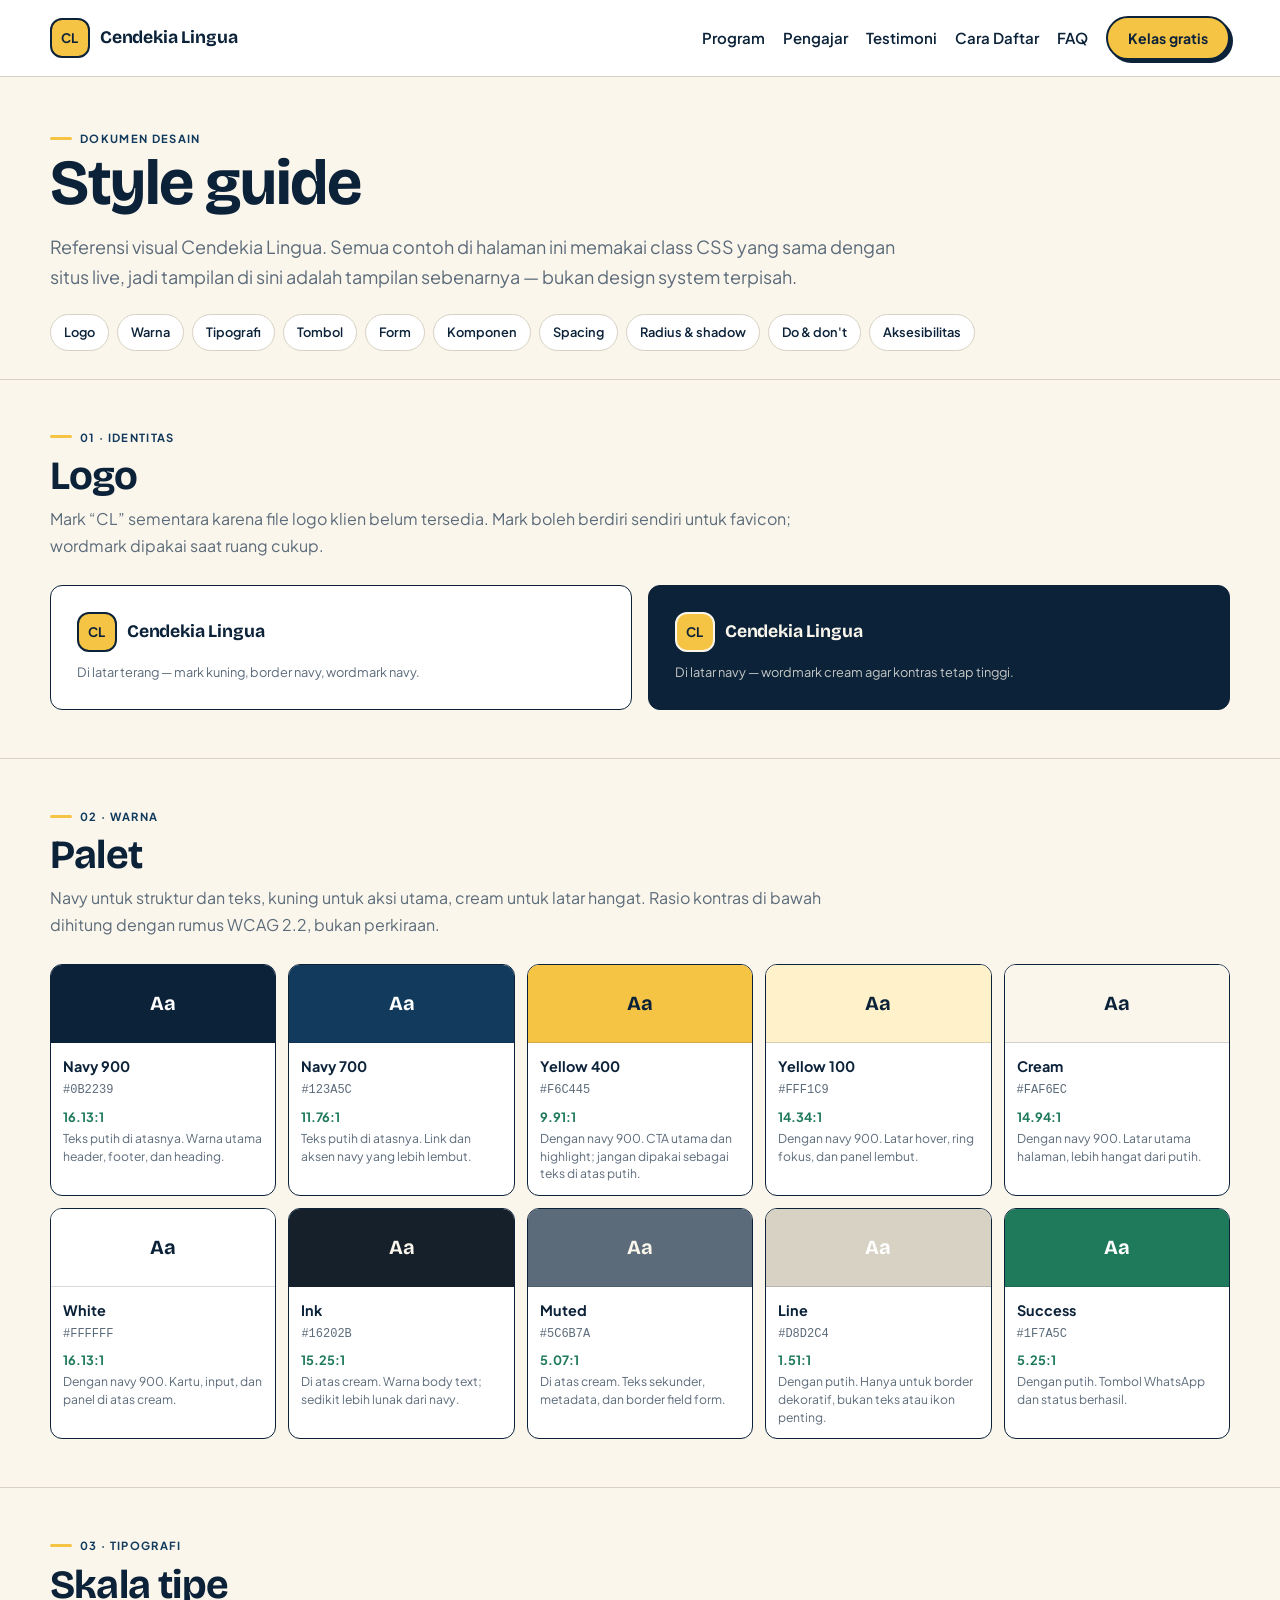
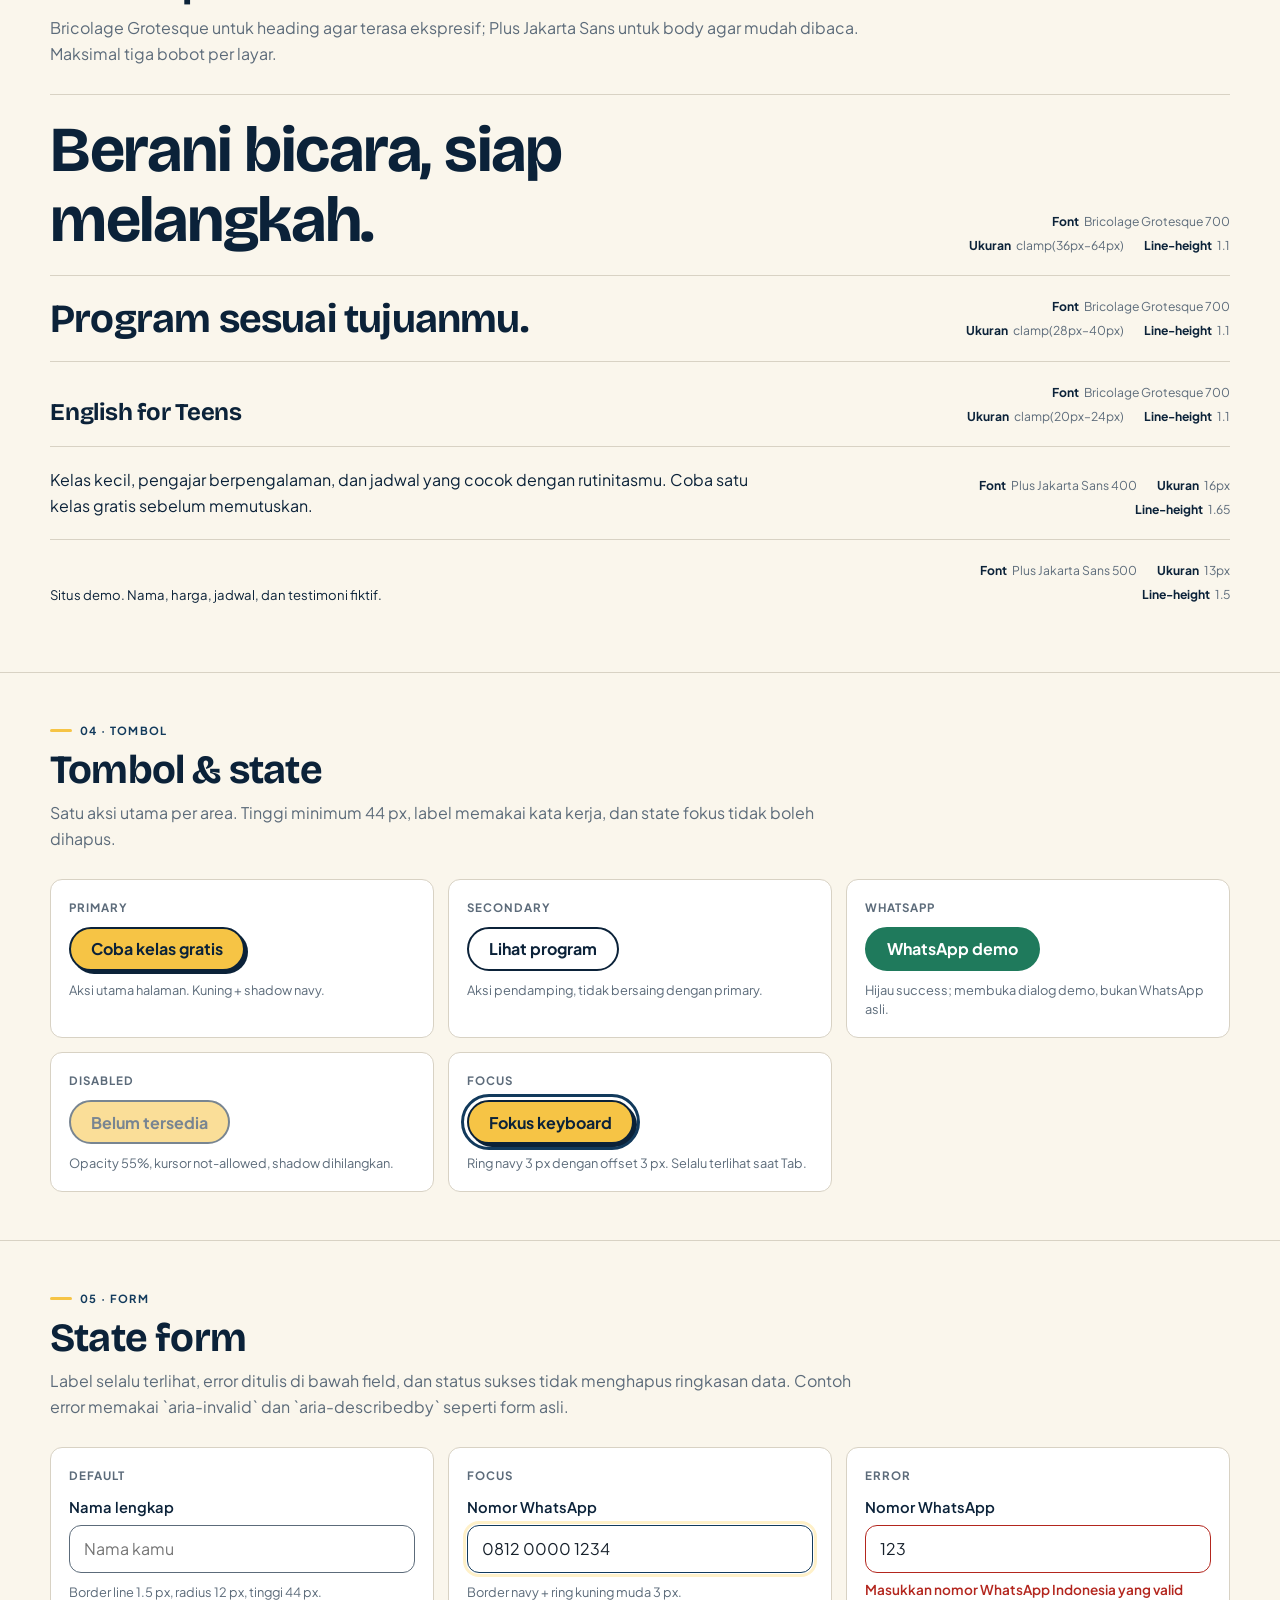
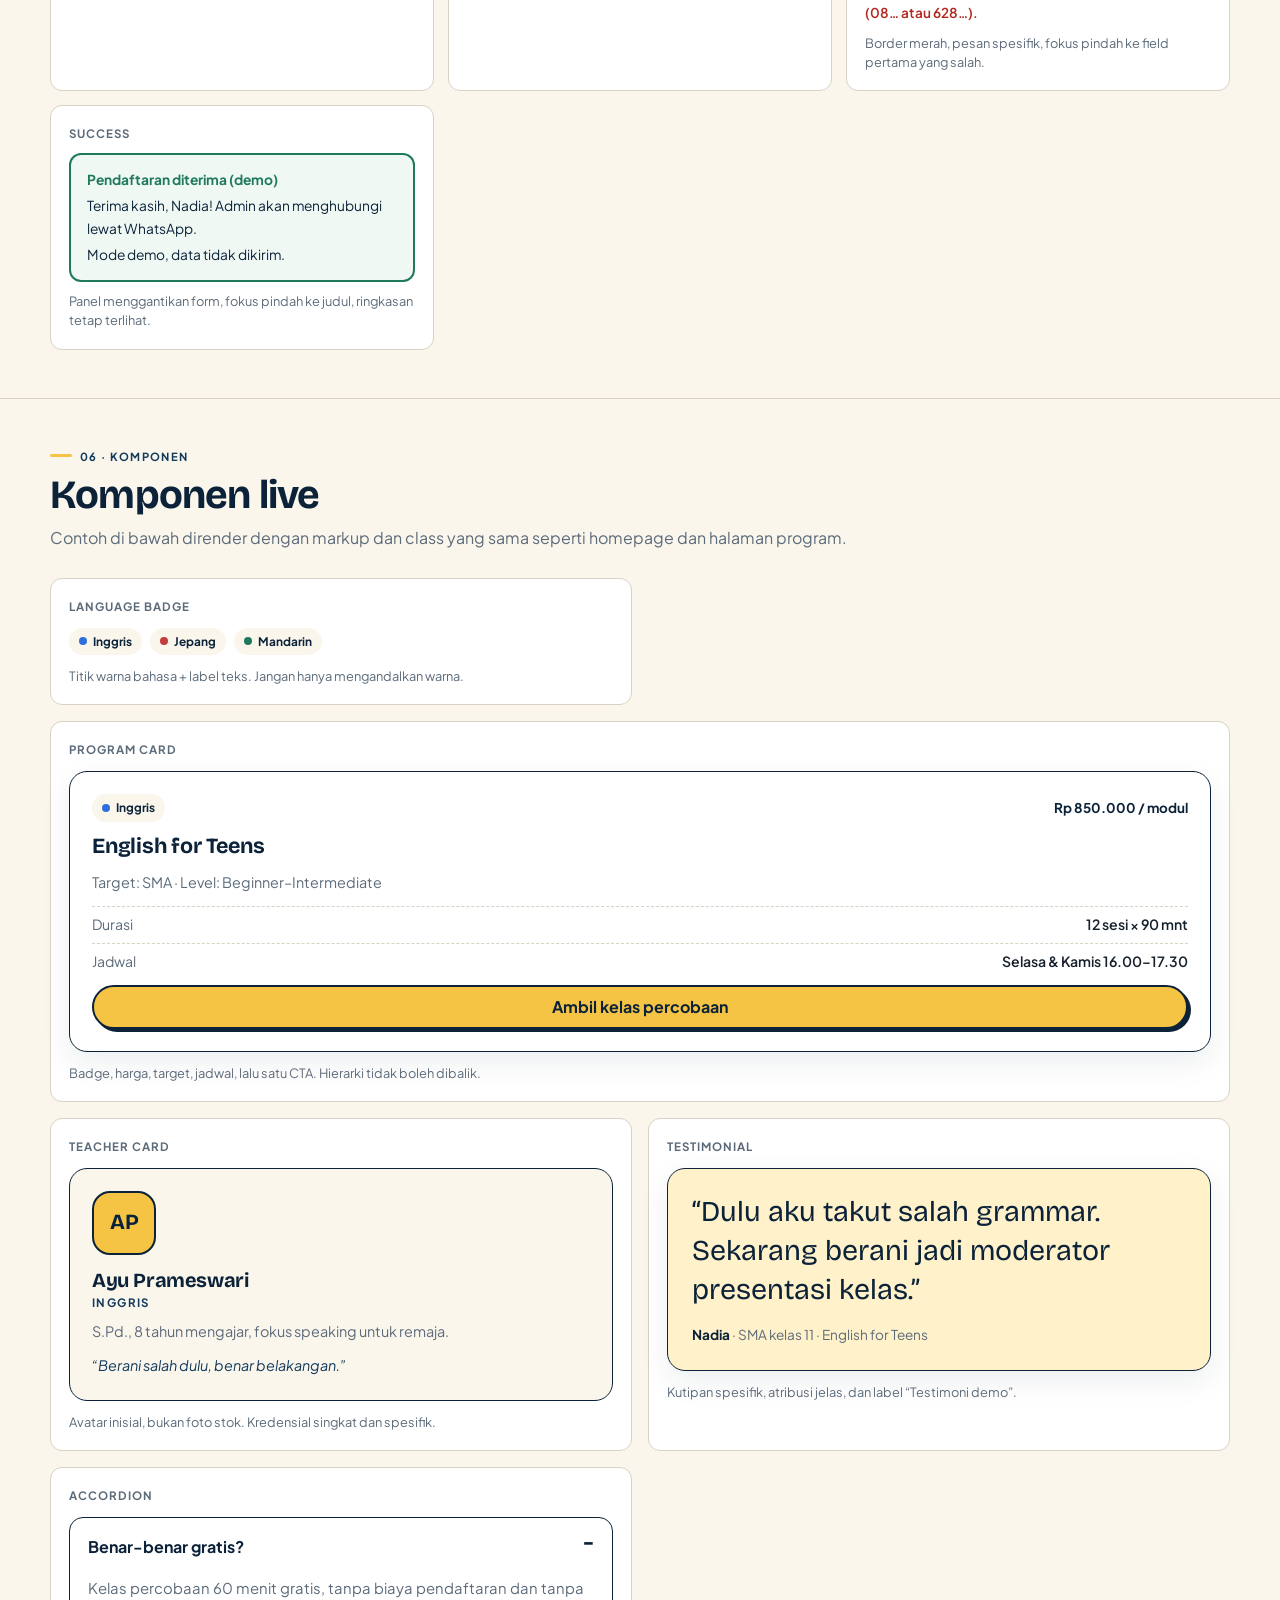
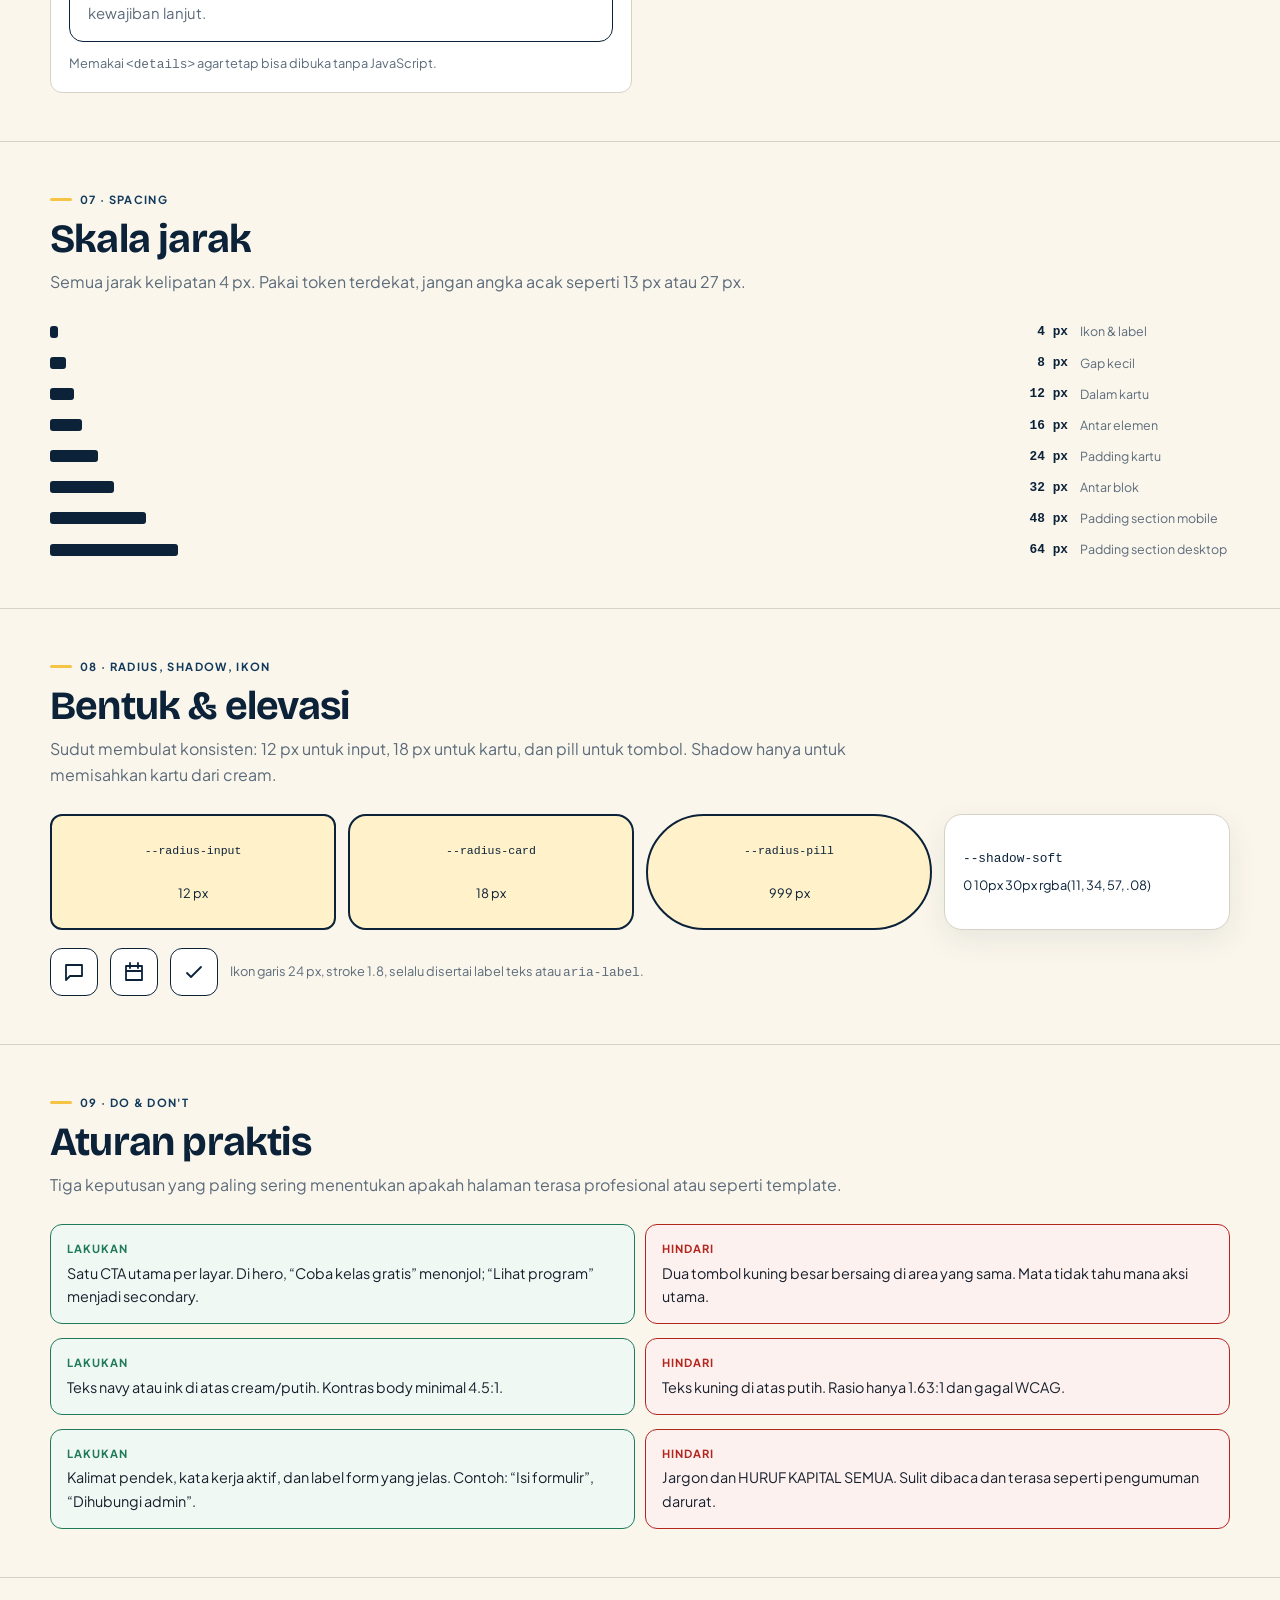
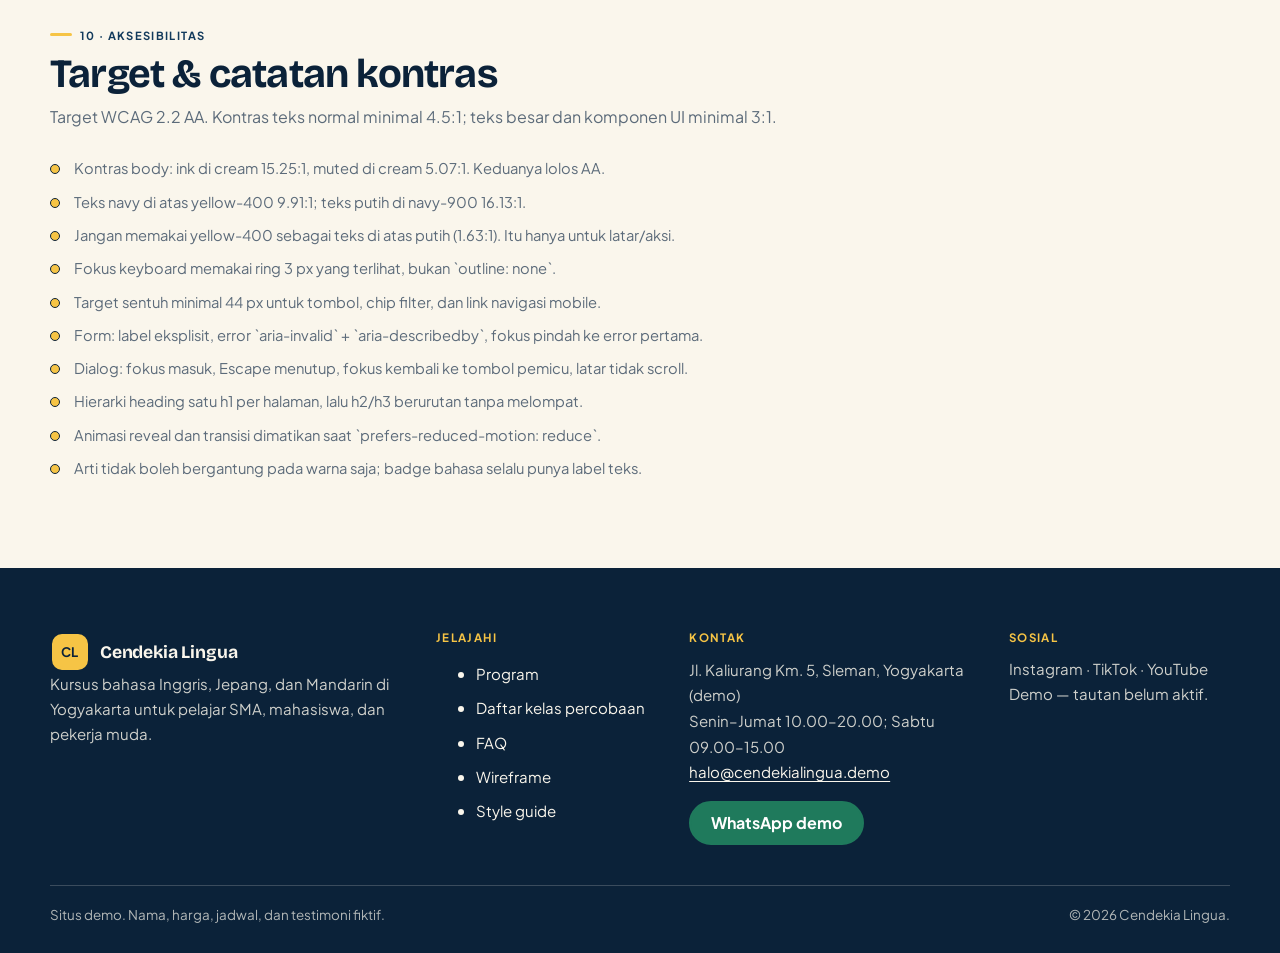
<file: style-guide.html>
<!doctype html>
<html lang="id">
<head>
  <meta charset="utf-8">
  <meta name="viewport" content="width=device-width, initial-scale=1">
  <title>Style Guide — Cendekia Lingua</title>
  <meta name="description" content="Panduan warna, tipografi, tombol, form, komponen, dan aksesibilitas Cendekia Lingua.">
  <meta name="theme-color" content="#0B2239">
  <link rel="icon" href="assets/logo.svg" type="image/svg+xml">
  <link rel="preconnect" href="https://fonts.googleapis.com">
  <link rel="preconnect" href="https://fonts.gstatic.com" crossorigin>
  <link href="https://fonts.googleapis.com/css2?family=Bricolage+Grotesque:wght@600;700&family=Plus+Jakarta+Sans:wght@400;500;600;700&display=swap" rel="stylesheet">
  <link rel="stylesheet" href="css/style.css">
</head>
<body>
  <a class="skip-link" href="#main">Langsung ke konten</a>

  <header class="site-header">
    <div class="container header-inner">
      <a class="logo" href="index.html">
        <span class="logo-mark" aria-hidden="true">CL</span>
        <span class="logo-word">Cendekia Lingua</span>
      </a>
      <button class="nav-toggle" type="button" data-nav-toggle aria-expanded="false" aria-controls="site-nav">
        <span class="nav-toggle-label">Menu</span>
      </button>
      <nav class="site-nav" id="site-nav" data-nav aria-label="Navigasi utama">
        <ul class="nav-list">
          <li><a href="program.html">Program</a></li>
          <li><a href="index.html#pengajar">Pengajar</a></li>
          <li><a href="index.html#testimoni">Testimoni</a></li>
          <li><a href="daftar.html">Cara Daftar</a></li>
          <li><a href="index.html#faq">FAQ</a></li>
          <li><a class="btn btn-primary nav-cta" href="daftar.html">Kelas gratis</a></li>
        </ul>
      </nav>
    </div>
  </header>

  <main id="main" class="sg-page">
    <section class="sg-hero" aria-labelledby="sg-title">
      <div class="container">
        <p class="eyebrow">Dokumen desain</p>
        <h1 id="sg-title">Style guide</h1>
        <p class="sg-lead">Referensi visual Cendekia Lingua. Semua contoh di halaman ini memakai class CSS yang sama dengan situs live, jadi tampilan di sini adalah tampilan sebenarnya — bukan design system terpisah.</p>
        <nav class="sg-toc" aria-label="Daftar bagian style guide">
          <a href="#logo">Logo</a>
          <a href="#warna">Warna</a>
          <a href="#tipografi">Tipografi</a>
          <a href="#tombol">Tombol</a>
          <a href="#form">Form</a>
          <a href="#komponen">Komponen</a>
          <a href="#spacing">Spacing</a>
          <a href="#radius">Radius &amp; shadow</a>
          <a href="#do-dont">Do &amp; don't</a>
          <a href="#aksesibilitas">Aksesibilitas</a>
        </nav>
      </div>
    </section>

    <section class="sg-section" id="logo" data-sg-section="logo" aria-labelledby="logo-title">
      <div class="container">
        <div class="sg-section-head">
          <p class="eyebrow">01 · Identitas</p>
          <h2 id="logo-title">Logo</h2>
          <p>Mark “CL” sementara karena file logo klien belum tersedia. Mark boleh berdiri sendiri untuk favicon; wordmark dipakai saat ruang cukup.</p>
        </div>
        <div class="sg-logo-panels">
          <div class="sg-logo-panel">
            <a class="logo" href="index.html">
              <span class="logo-mark" aria-hidden="true">CL</span>
              <span class="logo-word">Cendekia Lingua</span>
            </a>
            <p class="sg-logo-caption">Di latar terang — mark kuning, border navy, wordmark navy.</p>
          </div>
          <div class="sg-logo-panel sg-logo-panel--dark">
            <a class="logo" href="index.html">
              <span class="logo-mark" aria-hidden="true">CL</span>
              <span class="logo-word">Cendekia Lingua</span>
            </a>
            <p class="sg-logo-caption">Di latar navy — wordmark cream agar kontras tetap tinggi.</p>
          </div>
        </div>
      </div>
    </section>

    <section class="sg-section" id="warna" data-sg-section="warna" aria-labelledby="warna-title">
      <div class="container">
        <div class="sg-section-head">
          <p class="eyebrow">02 · Warna</p>
          <h2 id="warna-title">Palet</h2>
          <p>Navy untuk struktur dan teks, kuning untuk aksi utama, cream untuk latar hangat. Rasio kontras di bawah dihitung dengan rumus WCAG 2.2, bukan perkiraan.</p>
        </div>
        <ul class="sg-swatches">
          <li class="sg-swatch" data-swatch="navy-900">
            <div class="sg-swatch-chip" style="--swatch: #0B2239; --on-swatch: #FFFFFF"><span>Aa</span></div>
            <div class="sg-swatch-body">
              <p class="sg-swatch-name">Navy 900</p>
              <code>#0B2239</code>
              <p class="sg-ratio">16.13:1</p>
              <p class="sg-usage">Teks putih di atasnya. Warna utama header, footer, dan heading.</p>
            </div>
          </li>
          <li class="sg-swatch" data-swatch="navy-700">
            <div class="sg-swatch-chip" style="--swatch: #123A5C; --on-swatch: #FFFFFF"><span>Aa</span></div>
            <div class="sg-swatch-body">
              <p class="sg-swatch-name">Navy 700</p>
              <code>#123A5C</code>
              <p class="sg-ratio">11.76:1</p>
              <p class="sg-usage">Teks putih di atasnya. Link dan aksen navy yang lebih lembut.</p>
            </div>
          </li>
          <li class="sg-swatch" data-swatch="yellow-400">
            <div class="sg-swatch-chip" style="--swatch: #F6C445; --on-swatch: #0B2239"><span>Aa</span></div>
            <div class="sg-swatch-body">
              <p class="sg-swatch-name">Yellow 400</p>
              <code>#F6C445</code>
              <p class="sg-ratio">9.91:1</p>
              <p class="sg-usage">Dengan navy 900. CTA utama dan highlight; jangan dipakai sebagai teks di atas putih.</p>
            </div>
          </li>
          <li class="sg-swatch" data-swatch="yellow-100">
            <div class="sg-swatch-chip" style="--swatch: #FFF1C9; --on-swatch: #0B2239"><span>Aa</span></div>
            <div class="sg-swatch-body">
              <p class="sg-swatch-name">Yellow 100</p>
              <code>#FFF1C9</code>
              <p class="sg-ratio">14.34:1</p>
              <p class="sg-usage">Dengan navy 900. Latar hover, ring fokus, dan panel lembut.</p>
            </div>
          </li>
          <li class="sg-swatch" data-swatch="cream">
            <div class="sg-swatch-chip" style="--swatch: #FAF6EC; --on-swatch: #0B2239"><span>Aa</span></div>
            <div class="sg-swatch-body">
              <p class="sg-swatch-name">Cream</p>
              <code>#FAF6EC</code>
              <p class="sg-ratio">14.94:1</p>
              <p class="sg-usage">Dengan navy 900. Latar utama halaman, lebih hangat dari putih.</p>
            </div>
          </li>
          <li class="sg-swatch" data-swatch="white">
            <div class="sg-swatch-chip" style="--swatch: #FFFFFF; --on-swatch: #0B2239"><span>Aa</span></div>
            <div class="sg-swatch-body">
              <p class="sg-swatch-name">White</p>
              <code>#FFFFFF</code>
              <p class="sg-ratio">16.13:1</p>
              <p class="sg-usage">Dengan navy 900. Kartu, input, dan panel di atas cream.</p>
            </div>
          </li>
          <li class="sg-swatch" data-swatch="ink">
            <div class="sg-swatch-chip" style="--swatch: #16202B; --on-swatch: #FAF6EC"><span>Aa</span></div>
            <div class="sg-swatch-body">
              <p class="sg-swatch-name">Ink</p>
              <code>#16202B</code>
              <p class="sg-ratio">15.25:1</p>
              <p class="sg-usage">Di atas cream. Warna body text; sedikit lebih lunak dari navy.</p>
            </div>
          </li>
          <li class="sg-swatch" data-swatch="muted">
            <div class="sg-swatch-chip" style="--swatch: #5C6B7A; --on-swatch: #FAF6EC"><span>Aa</span></div>
            <div class="sg-swatch-body">
              <p class="sg-swatch-name">Muted</p>
              <code>#5C6B7A</code>
              <p class="sg-ratio">5.07:1</p>
              <p class="sg-usage">Di atas cream. Teks sekunder, metadata, dan border field form.</p>
            </div>
          </li>
          <li class="sg-swatch" data-swatch="line">
            <div class="sg-swatch-chip" style="--swatch: #D8D2C4; --on-swatch: #FFFFFF"><span>Aa</span></div>
            <div class="sg-swatch-body">
              <p class="sg-swatch-name">Line</p>
              <code>#D8D2C4</code>
              <p class="sg-ratio">1.51:1</p>
              <p class="sg-usage">Dengan putih. Hanya untuk border dekoratif, bukan teks atau ikon penting.</p>
            </div>
          </li>
          <li class="sg-swatch" data-swatch="success">
            <div class="sg-swatch-chip" style="--swatch: #1F7A5C; --on-swatch: #FFFFFF"><span>Aa</span></div>
            <div class="sg-swatch-body">
              <p class="sg-swatch-name">Success</p>
              <code>#1F7A5C</code>
              <p class="sg-ratio">5.25:1</p>
              <p class="sg-usage">Dengan putih. Tombol WhatsApp dan status berhasil.</p>
            </div>
          </li>
        </ul>
      </div>
    </section>

    <section class="sg-section" id="tipografi" data-sg-section="tipografi" aria-labelledby="tipografi-title">
      <div class="container">
        <div class="sg-section-head">
          <p class="eyebrow">03 · Tipografi</p>
          <h2 id="tipografi-title">Skala tipe</h2>
          <p>Bricolage Grotesque untuk heading agar terasa ekspresif; Plus Jakarta Sans untuk body agar mudah dibaca. Maksimal tiga bobot per layar.</p>
        </div>

        <div class="sg-type-row" data-type-sample="h1">
          <p class="sg-specimen sg-specimen--h1">Berani bicara, siap melangkah.</p>
          <dl class="sg-type-meta">
            <div><dt>Font</dt><dd>Bricolage Grotesque 700</dd></div>
            <div><dt>Ukuran</dt><dd>clamp(36px–64px)</dd></div>
            <div><dt>Line-height</dt><dd>1.1</dd></div>
          </dl>
        </div>

        <div class="sg-type-row" data-type-sample="h2">
          <p class="sg-specimen sg-specimen--h2">Program sesuai tujuanmu.</p>
          <dl class="sg-type-meta">
            <div><dt>Font</dt><dd>Bricolage Grotesque 700</dd></div>
            <div><dt>Ukuran</dt><dd>clamp(28px–40px)</dd></div>
            <div><dt>Line-height</dt><dd>1.1</dd></div>
          </dl>
        </div>

        <div class="sg-type-row" data-type-sample="h3">
          <p class="sg-specimen sg-specimen--h3">English for Teens</p>
          <dl class="sg-type-meta">
            <div><dt>Font</dt><dd>Bricolage Grotesque 700</dd></div>
            <div><dt>Ukuran</dt><dd>clamp(20px–24px)</dd></div>
            <div><dt>Line-height</dt><dd>1.1</dd></div>
          </dl>
        </div>

        <div class="sg-type-row" data-type-sample="body">
          <p class="sg-specimen sg-specimen--body">Kelas kecil, pengajar berpengalaman, dan jadwal yang cocok dengan rutinitasmu. Coba satu kelas gratis sebelum memutuskan.</p>
          <dl class="sg-type-meta">
            <div><dt>Font</dt><dd>Plus Jakarta Sans 400</dd></div>
            <div><dt>Ukuran</dt><dd>16px</dd></div>
            <div><dt>Line-height</dt><dd>1.65</dd></div>
          </dl>
        </div>

        <div class="sg-type-row" data-type-sample="small">
          <p class="sg-specimen sg-specimen--small">Situs demo. Nama, harga, jadwal, dan testimoni fiktif.</p>
          <dl class="sg-type-meta">
            <div><dt>Font</dt><dd>Plus Jakarta Sans 500</dd></div>
            <div><dt>Ukuran</dt><dd>13px</dd></div>
            <div><dt>Line-height</dt><dd>1.5</dd></div>
          </dl>
        </div>
      </div>
    </section>

    <section class="sg-section" id="tombol" data-sg-section="tombol" aria-labelledby="tombol-title">
      <div class="container">
        <div class="sg-section-head">
          <p class="eyebrow">04 · Tombol</p>
          <h2 id="tombol-title">Tombol &amp; state</h2>
          <p>Satu aksi utama per area. Tinggi minimum 44 px, label memakai kata kerja, dan state fokus tidak boleh dihapus.</p>
        </div>
        <div class="sg-demo-grid">
          <div class="sg-demo">
            <span class="sg-demo-label">Primary</span>
            <a class="btn btn-primary" href="daftar.html">Coba kelas gratis</a>
            <p class="sg-note">Aksi utama halaman. Kuning + shadow navy.</p>
          </div>
          <div class="sg-demo">
            <span class="sg-demo-label">Secondary</span>
            <a class="btn btn-secondary" href="program.html">Lihat program</a>
            <p class="sg-note">Aksi pendamping, tidak bersaing dengan primary.</p>
          </div>
          <div class="sg-demo">
            <span class="sg-demo-label">WhatsApp</span>
            <button type="button" class="btn btn-whatsapp" data-dialog-open="whatsapp">WhatsApp demo</button>
            <p class="sg-note">Hijau success; membuka dialog demo, bukan WhatsApp asli.</p>
          </div>
          <div class="sg-demo">
            <span class="sg-demo-label">Disabled</span>
            <button type="button" class="btn btn-primary" disabled>Belum tersedia</button>
            <p class="sg-note">Opacity 55%, kursor not-allowed, shadow dihilangkan.</p>
          </div>
          <div class="sg-demo">
            <span class="sg-demo-label">Focus</span>
            <button type="button" class="btn btn-primary" data-focus-demo>Fokus keyboard</button>
            <p class="sg-note">Ring navy 3 px dengan offset 3 px. Selalu terlihat saat Tab.</p>
          </div>
        </div>
      </div>
    </section>

    <section class="sg-section" id="form" data-sg-section="form" aria-labelledby="form-title">
      <div class="container">
        <div class="sg-section-head">
          <p class="eyebrow">05 · Form</p>
          <h2 id="form-title">State form</h2>
          <p>Label selalu terlihat, error ditulis di bawah field, dan status sukses tidak menghapus ringkasan data. Contoh error memakai `aria-invalid` dan `aria-describedby` seperti form asli.</p>
        </div>
        <div class="sg-demo-grid">
          <div class="sg-demo" data-form-state="default">
            <span class="sg-demo-label">Default</span>
            <div class="field">
              <label for="sg-name">Nama lengkap</label>
              <input id="sg-name" name="sg-name" type="text" placeholder="Nama kamu">
            </div>
            <p class="sg-note">Border line 1.5 px, radius 12 px, tinggi 44 px.</p>
          </div>

          <div class="sg-demo" data-form-state="focus">
            <span class="sg-demo-label">Focus</span>
            <div class="field">
              <label for="sg-focus">Nomor WhatsApp</label>
              <input class="sg-input-focus" id="sg-focus" name="sg-focus" type="tel" value="0812 0000 1234">
            </div>
            <p class="sg-note">Border navy + ring kuning muda 3 px.</p>
          </div>

          <div class="sg-demo" data-form-state="error">
            <span class="sg-demo-label">Error</span>
            <div class="field">
              <label for="sg-error">Nomor WhatsApp</label>
              <input id="sg-error" name="sg-error" type="tel" value="123" aria-invalid="true" aria-describedby="error-demo">
              <p class="field-error" id="error-demo" data-error-for="demo">Masukkan nomor WhatsApp Indonesia yang valid (08… atau 628…).</p>
            </div>
            <p class="sg-note">Border merah, pesan spesifik, fokus pindah ke field pertama yang salah.</p>
          </div>

          <div class="sg-demo" data-form-state="success">
            <span class="sg-demo-label">Success</span>
            <div class="sg-success-demo" data-form-success>
              <strong>Pendaftaran diterima (demo)</strong>
              <span>Terima kasih, Nadia! Admin akan menghubungi lewat WhatsApp.</span>
              <span>Mode demo, data tidak dikirim.</span>
            </div>
            <p class="sg-note">Panel menggantikan form, fokus pindah ke judul, ringkasan tetap terlihat.</p>
          </div>
        </div>
      </div>
    </section>

    <section class="sg-section" id="komponen" data-sg-section="komponen" aria-labelledby="komponen-title">
      <div class="container">
        <div class="sg-section-head">
          <p class="eyebrow">06 · Komponen</p>
          <h2 id="komponen-title">Komponen live</h2>
          <p>Contoh di bawah dirender dengan markup dan class yang sama seperti homepage dan halaman program.</p>
        </div>
        <div class="sg-component-grid">
          <div class="sg-component" data-component="lang-badge">
            <span class="sg-demo-label">Language badge</span>
            <div class="sg-inline-row">
              <span class="lang-badge lang-badge--inggris"><span class="lang-dot" aria-hidden="true"></span>Inggris</span>
              <span class="lang-badge lang-badge--jepang"><span class="lang-dot" aria-hidden="true"></span>Jepang</span>
              <span class="lang-badge lang-badge--mandarin"><span class="lang-dot" aria-hidden="true"></span>Mandarin</span>
            </div>
            <p class="sg-note">Titik warna bahasa + label teks. Jangan hanya mengandalkan warna.</p>
          </div>

          <div class="sg-component sg-component--wide" data-component="program-card">
            <span class="sg-demo-label">Program card</span>
            <article class="program-card">
              <div class="program-card-top">
                <span class="lang-badge lang-badge--inggris"><span class="lang-dot" aria-hidden="true"></span>Inggris</span>
                <span class="program-price">Rp 850.000 / modul</span>
              </div>
              <h3>English for Teens</h3>
              <p class="program-meta">Target: SMA · Level: Beginner–Intermediate</p>
              <dl class="program-facts">
                <div><dt>Durasi</dt><dd>12 sesi × 90 mnt</dd></div>
                <div><dt>Jadwal</dt><dd>Selasa &amp; Kamis 16.00–17.30</dd></div>
              </dl>
              <a class="btn btn-primary" href="daftar.html?program=english-teens">Ambil kelas percobaan</a>
            </article>
            <p class="sg-note">Badge, harga, target, jadwal, lalu satu CTA. Hierarki tidak boleh dibalik.</p>
          </div>

          <div class="sg-component" data-component="teacher-card">
            <span class="sg-demo-label">Teacher card</span>
            <article class="teacher-card">
              <span class="teacher-avatar" aria-hidden="true">AP</span>
              <h3>Ayu Prameswari</h3>
              <p class="teacher-lang">Inggris</p>
              <p class="teacher-credential">S.Pd., 8 tahun mengajar, fokus speaking untuk remaja.</p>
              <p class="teacher-note">“Berani salah dulu, benar belakangan.”</p>
            </article>
            <p class="sg-note">Avatar inisial, bukan foto stok. Kredensial singkat dan spesifik.</p>
          </div>

          <div class="sg-component" data-component="testimonial">
            <span class="sg-demo-label">Testimonial</span>
            <blockquote class="testimonial testimonial--lead">
              <p>“Dulu aku takut salah grammar. Sekarang berani jadi moderator presentasi kelas.”</p>
              <footer><strong>Nadia</strong> · SMA kelas 11 · English for Teens</footer>
            </blockquote>
            <p class="sg-note">Kutipan spesifik, atribusi jelas, dan label “Testimoni demo”.</p>
          </div>

          <div class="sg-component" data-component="accordion">
            <span class="sg-demo-label">Accordion</span>
            <details class="faq-item" open>
              <summary>Benar-benar gratis?</summary>
              <p>Kelas percobaan 60 menit gratis, tanpa biaya pendaftaran dan tanpa kewajiban lanjut.</p>
            </details>
            <p class="sg-note">Memakai <code>&lt;details&gt;</code> agar tetap bisa dibuka tanpa JavaScript.</p>
          </div>
        </div>
      </div>
    </section>

    <section class="sg-section" id="spacing" data-sg-section="spacing" aria-labelledby="spacing-title">
      <div class="container">
        <div class="sg-section-head">
          <p class="eyebrow">07 · Spacing</p>
          <h2 id="spacing-title">Skala jarak</h2>
          <p>Semua jarak kelipatan 4 px. Pakai token terdekat, jangan angka acak seperti 13 px atau 27 px.</p>
        </div>
        <ul class="sg-space-list">
          <li class="sg-space" data-space="4"><span class="sg-space-bar" style="--space: 4px"></span><code>4 px</code><span class="sg-space-use">Ikon &amp; label</span></li>
          <li class="sg-space" data-space="8"><span class="sg-space-bar" style="--space: 8px"></span><code>8 px</code><span class="sg-space-use">Gap kecil</span></li>
          <li class="sg-space" data-space="12"><span class="sg-space-bar" style="--space: 12px"></span><code>12 px</code><span class="sg-space-use">Dalam kartu</span></li>
          <li class="sg-space" data-space="16"><span class="sg-space-bar" style="--space: 16px"></span><code>16 px</code><span class="sg-space-use">Antar elemen</span></li>
          <li class="sg-space" data-space="24"><span class="sg-space-bar" style="--space: 24px"></span><code>24 px</code><span class="sg-space-use">Padding kartu</span></li>
          <li class="sg-space" data-space="32"><span class="sg-space-bar" style="--space: 32px"></span><code>32 px</code><span class="sg-space-use">Antar blok</span></li>
          <li class="sg-space" data-space="48"><span class="sg-space-bar" style="--space: 48px"></span><code>48 px</code><span class="sg-space-use">Padding section mobile</span></li>
          <li class="sg-space" data-space="64"><span class="sg-space-bar" style="--space: 64px"></span><code>64 px</code><span class="sg-space-use">Padding section desktop</span></li>
        </ul>
      </div>
    </section>

    <section class="sg-section" id="radius" data-sg-section="radius" aria-labelledby="radius-title">
      <div class="container">
        <div class="sg-section-head">
          <p class="eyebrow">08 · Radius, shadow, ikon</p>
          <h2 id="radius-title">Bentuk &amp; elevasi</h2>
          <p>Sudut membulat konsisten: 12 px untuk input, 18 px untuk kartu, dan pill untuk tombol. Shadow hanya untuk memisahkan kartu dari cream.</p>
        </div>
        <div class="sg-radius-grid">
          <div class="sg-radius-card sg-radius-card--input"><code>--radius-input</code><span>12 px</span></div>
          <div class="sg-radius-card sg-radius-card--card"><code>--radius-card</code><span>18 px</span></div>
          <div class="sg-radius-card sg-radius-card--pill"><code>--radius-pill</code><span>999 px</span></div>
          <div class="sg-shadow-card"><code>--shadow-soft</code><span>0 10px 30px rgba(11, 34, 57, .08)</span></div>
        </div>
        <div class="sg-icons" aria-label="Contoh ikon garis">
          <span class="sg-icon" aria-hidden="true"><svg viewBox="0 0 24 24"><path d="M4 5h16v11H8l-4 4V5Z"/></svg></span>
          <span class="sg-icon" aria-hidden="true"><svg viewBox="0 0 24 24"><path d="M4 6h16v14H4zM8 3v5M16 3v5M4 11h16"/></svg></span>
          <span class="sg-icon" aria-hidden="true"><svg viewBox="0 0 24 24"><path d="m5 13 4 4L19 7"/></svg></span>
          <p class="sg-note">Ikon garis 24 px, stroke 1.8, selalu disertai label teks atau <code>aria-label</code>.</p>
        </div>
      </div>
    </section>

    <section class="sg-section" id="do-dont" data-sg-section="do-dont" aria-labelledby="do-dont-title">
      <div class="container">
        <div class="sg-section-head">
          <p class="eyebrow">09 · Do &amp; don't</p>
          <h2 id="do-dont-title">Aturan praktis</h2>
          <p>Tiga keputusan yang paling sering menentukan apakah halaman terasa profesional atau seperti template.</p>
        </div>
        <div class="sg-do-dont-list">
          <div class="sg-do-dont" data-do-dont>
            <div class="sg-do">
              <span class="sg-verdict">Lakukan</span>
              <p>Satu CTA utama per layar. Di hero, “Coba kelas gratis” menonjol; “Lihat program” menjadi secondary.</p>
            </div>
            <div class="sg-dont">
              <span class="sg-verdict">Hindari</span>
              <p>Dua tombol kuning besar bersaing di area yang sama. Mata tidak tahu mana aksi utama.</p>
            </div>
          </div>

          <div class="sg-do-dont" data-do-dont>
            <div class="sg-do">
              <span class="sg-verdict">Lakukan</span>
              <p>Teks navy atau ink di atas cream/putih. Kontras body minimal 4.5:1.</p>
            </div>
            <div class="sg-dont">
              <span class="sg-verdict">Hindari</span>
              <p>Teks kuning di atas putih. Rasio hanya 1.63:1 dan gagal WCAG.</p>
            </div>
          </div>

          <div class="sg-do-dont" data-do-dont>
            <div class="sg-do">
              <span class="sg-verdict">Lakukan</span>
              <p>Kalimat pendek, kata kerja aktif, dan label form yang jelas. Contoh: “Isi formulir”, “Dihubungi admin”.</p>
            </div>
            <div class="sg-dont">
              <span class="sg-verdict">Hindari</span>
              <p>Jargon dan HURUF KAPITAL SEMUA. Sulit dibaca dan terasa seperti pengumuman darurat.</p>
            </div>
          </div>
        </div>
      </div>
    </section>

    <section class="sg-section" id="aksesibilitas" data-sg-section="aksesibilitas" aria-labelledby="aksesibilitas-title">
      <div class="container">
        <div class="sg-section-head">
          <p class="eyebrow">10 · Aksesibilitas</p>
          <h2 id="aksesibilitas-title">Target &amp; catatan kontras</h2>
          <p>Target WCAG 2.2 AA. Kontras teks normal minimal 4.5:1; teks besar dan komponen UI minimal 3:1.</p>
        </div>
        <ul class="sg-check-list">
          <li>Kontras body: ink di cream 15.25:1, muted di cream 5.07:1. Keduanya lolos AA.</li>
          <li>Teks navy di atas yellow-400 9.91:1; teks putih di navy-900 16.13:1.</li>
          <li>Jangan memakai yellow-400 sebagai teks di atas putih (1.63:1). Itu hanya untuk latar/aksi.</li>
          <li>Fokus keyboard memakai ring 3 px yang terlihat, bukan `outline: none`.</li>
          <li>Target sentuh minimal 44 px untuk tombol, chip filter, dan link navigasi mobile.</li>
          <li>Form: label eksplisit, error `aria-invalid` + `aria-describedby`, fokus pindah ke error pertama.</li>
          <li>Dialog: fokus masuk, Escape menutup, fokus kembali ke tombol pemicu, latar tidak scroll.</li>
          <li>Hierarki heading satu h1 per halaman, lalu h2/h3 berurutan tanpa melompat.</li>
          <li>Animasi reveal dan transisi dimatikan saat `prefers-reduced-motion: reduce`.</li>
          <li>Arti tidak boleh bergantung pada warna saja; badge bahasa selalu punya label teks.</li>
        </ul>
      </div>
    </section>
  </main>

  <footer class="site-footer">
    <div class="container footer-grid">
      <div class="footer-brand">
        <a class="logo" href="index.html">
          <span class="logo-mark" aria-hidden="true">CL</span>
          <span class="logo-word">Cendekia Lingua</span>
        </a>
        <p>Kursus bahasa Inggris, Jepang, dan Mandarin di Yogyakarta untuk pelajar SMA, mahasiswa, dan pekerja muda.</p>
      </div>
      <nav class="footer-nav" aria-label="Navigasi footer">
        <h2 class="footer-heading">Jelajahi</h2>
        <ul>
          <li><a href="program.html">Program</a></li>
          <li><a href="daftar.html">Daftar kelas percobaan</a></li>
          <li><a href="index.html#faq">FAQ</a></li>
          <li><a href="wireframe.html">Wireframe</a></li>
          <li><a href="style-guide.html">Style guide</a></li>
        </ul>
      </nav>
      <div class="footer-contact">
        <h2 class="footer-heading">Kontak</h2>
        <address>
          Jl. Kaliurang Km. 5, Sleman, Yogyakarta (demo)<br>
          Senin–Jumat 10.00–20.00; Sabtu 09.00–15.00<br>
          <a href="mailto:halo@cendekialingua.demo">halo@cendekialingua.demo</a>
        </address>
        <button type="button" class="btn btn-whatsapp" data-dialog-open="whatsapp">WhatsApp demo</button>
      </div>
      <div class="footer-social">
        <h2 class="footer-heading">Sosial</h2>
        <p>Instagram · TikTok · YouTube</p>
        <p>Demo — tautan belum aktif.</p>
      </div>
    </div>
    <div class="container footer-bottom">
      <p>Situs demo. Nama, harga, jadwal, dan testimoni fiktif.</p>
      <p>© 2026 Cendekia Lingua.</p>
    </div>
  </footer>

  <dialog data-dialog="whatsapp" aria-labelledby="whatsapp-title">
    <div class="dialog-inner">
      <h2 id="whatsapp-title">WhatsApp demo</h2>
      <p>Nomor <strong>6281200001234</strong> adalah nomor fiktif. Tombol ini tidak membuka WhatsApp sungguhan dan tidak mengirim pesan.</p>
      <p>Di situs nyata, tombol ini akan menghubungkan calon siswa dengan admin Cendekia Lingua.</p>
      <button type="button" class="btn btn-primary" data-dialog-close>Tutup</button>
    </div>
  </dialog>

  <script src="js/main.js" defer></script>
</body>
</html>
</file>
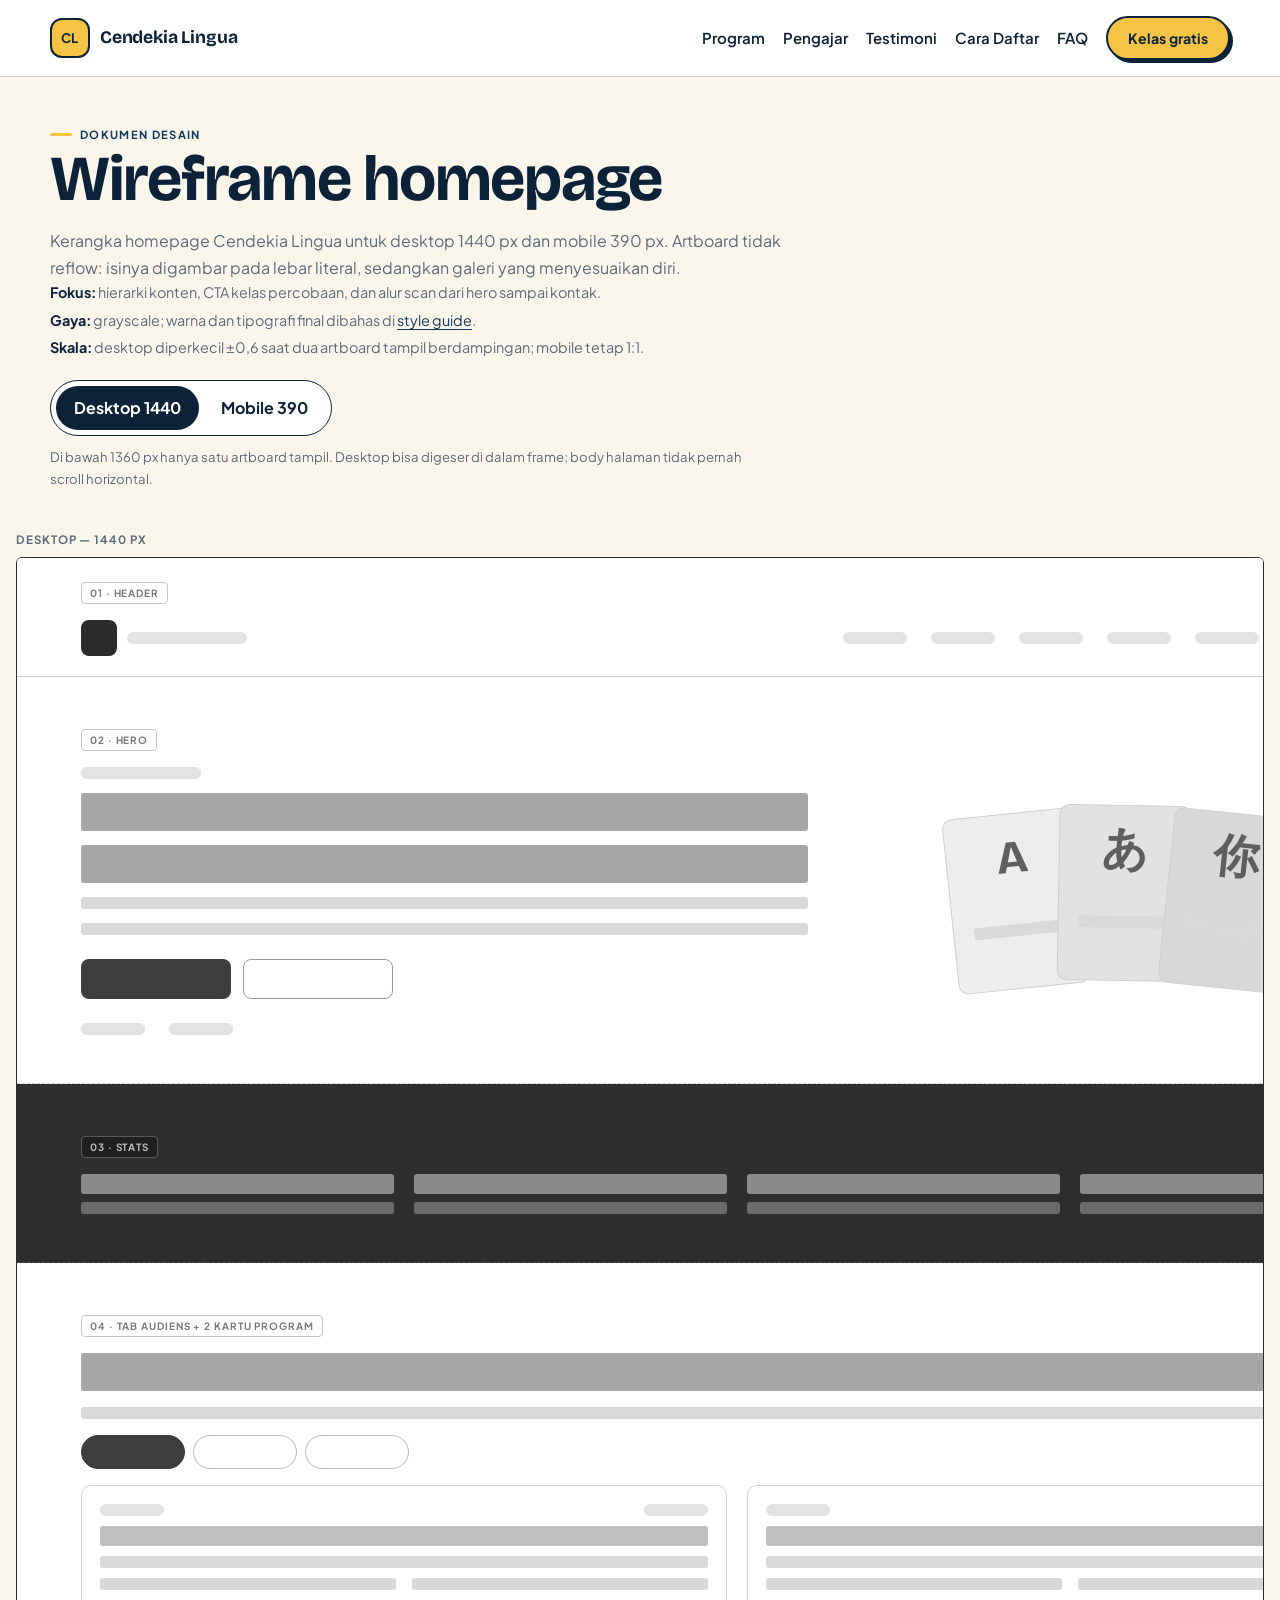
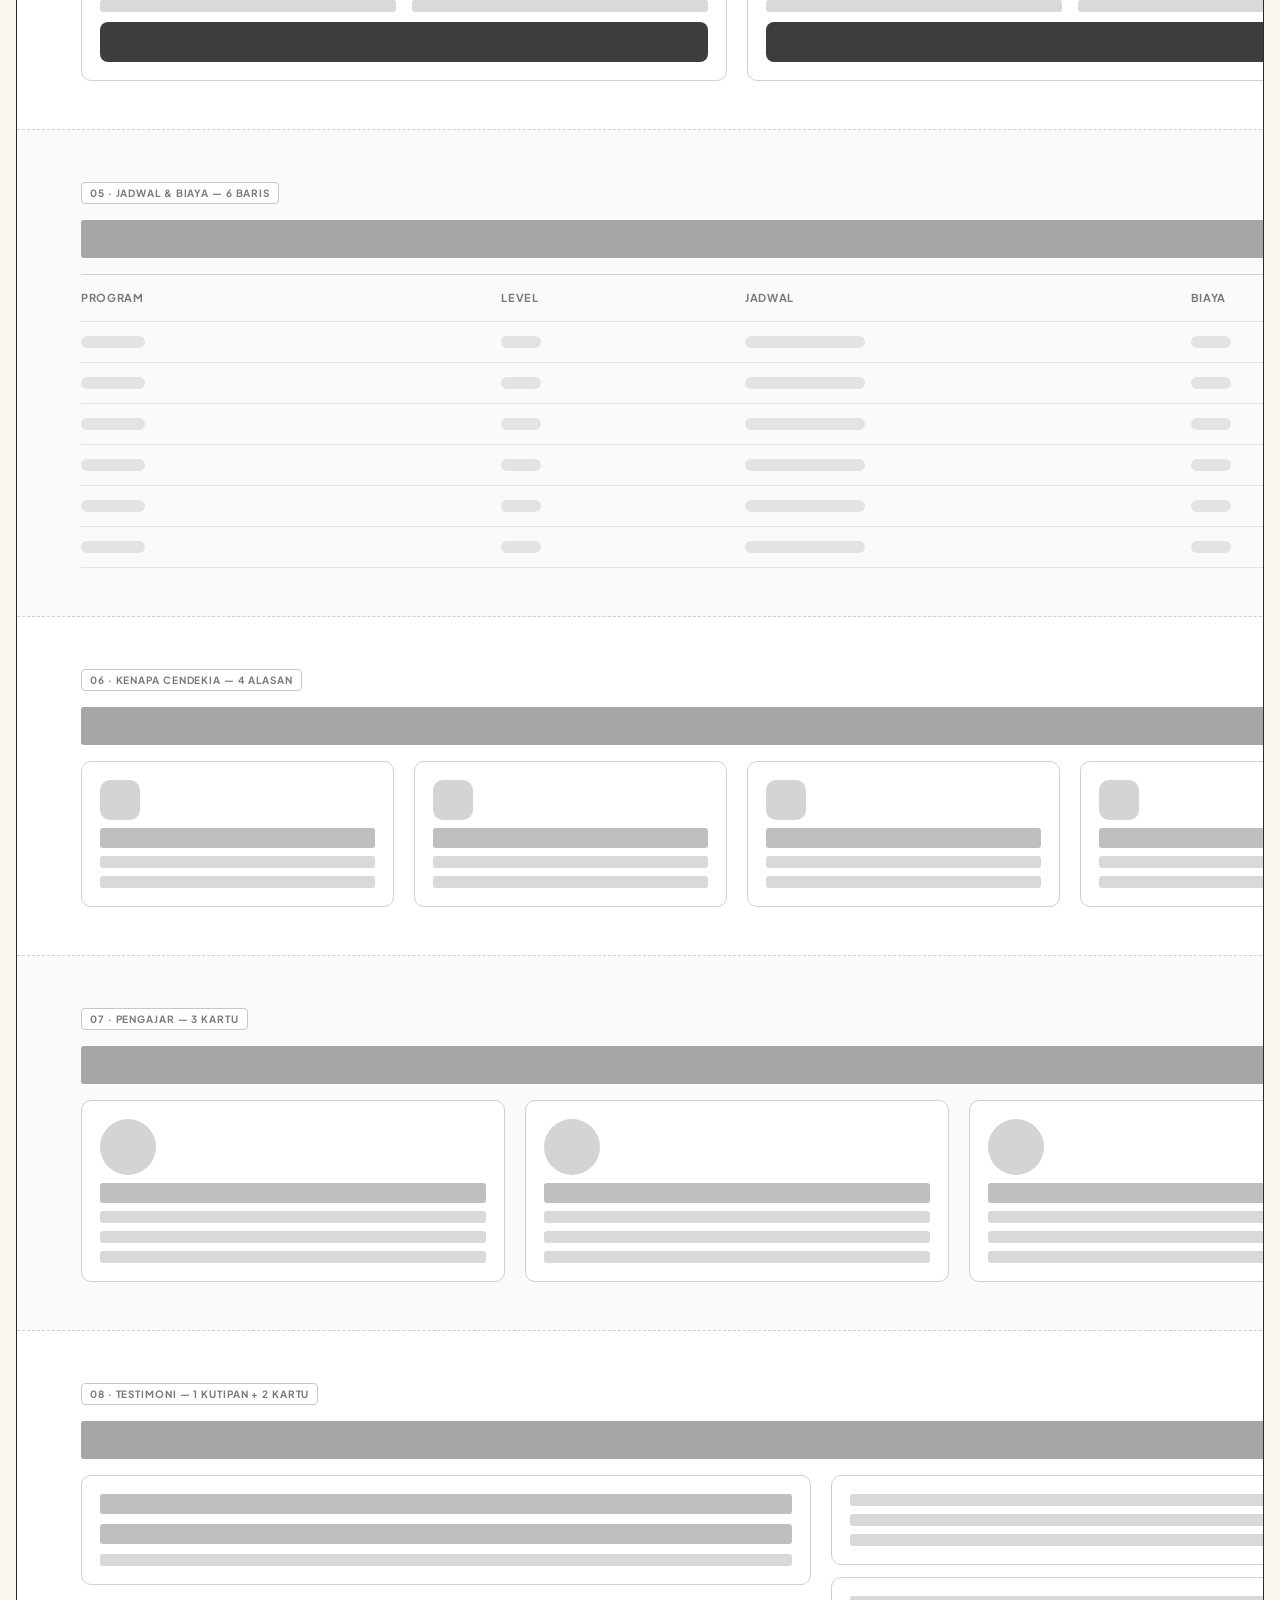
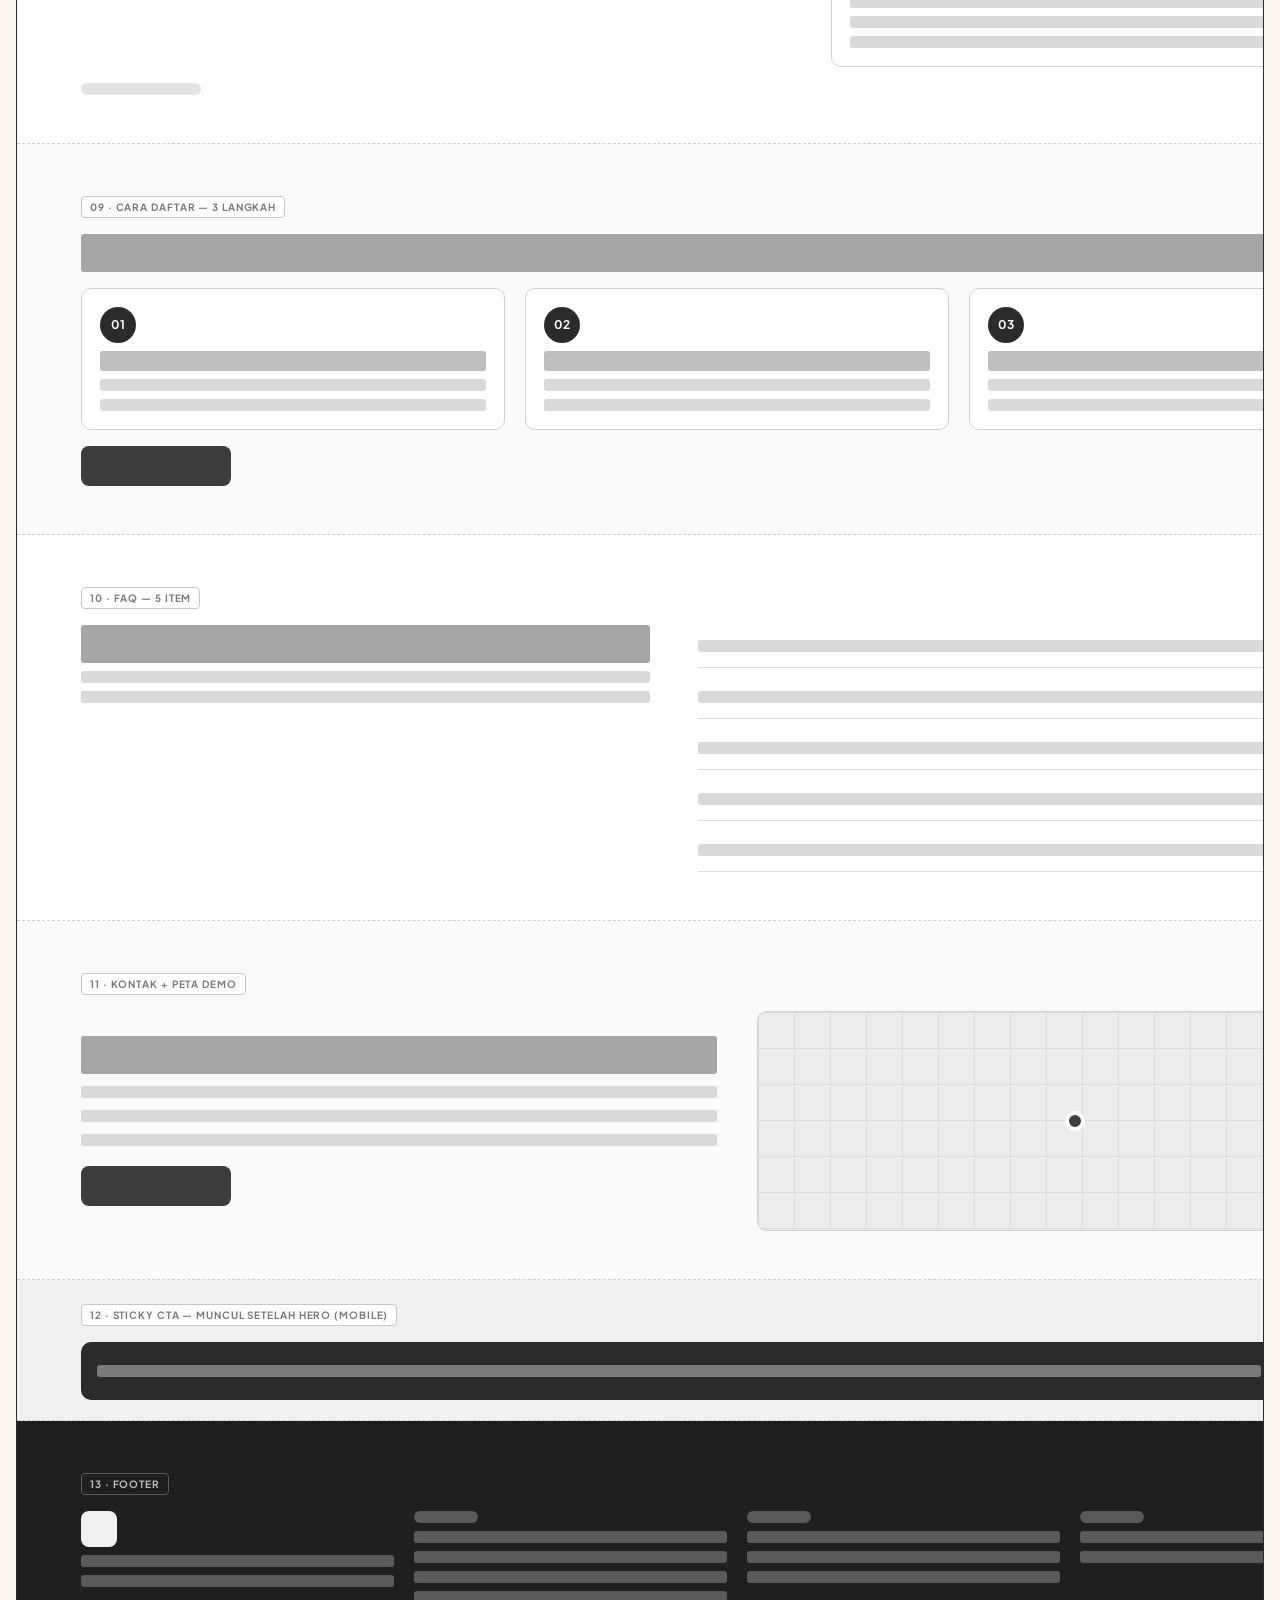
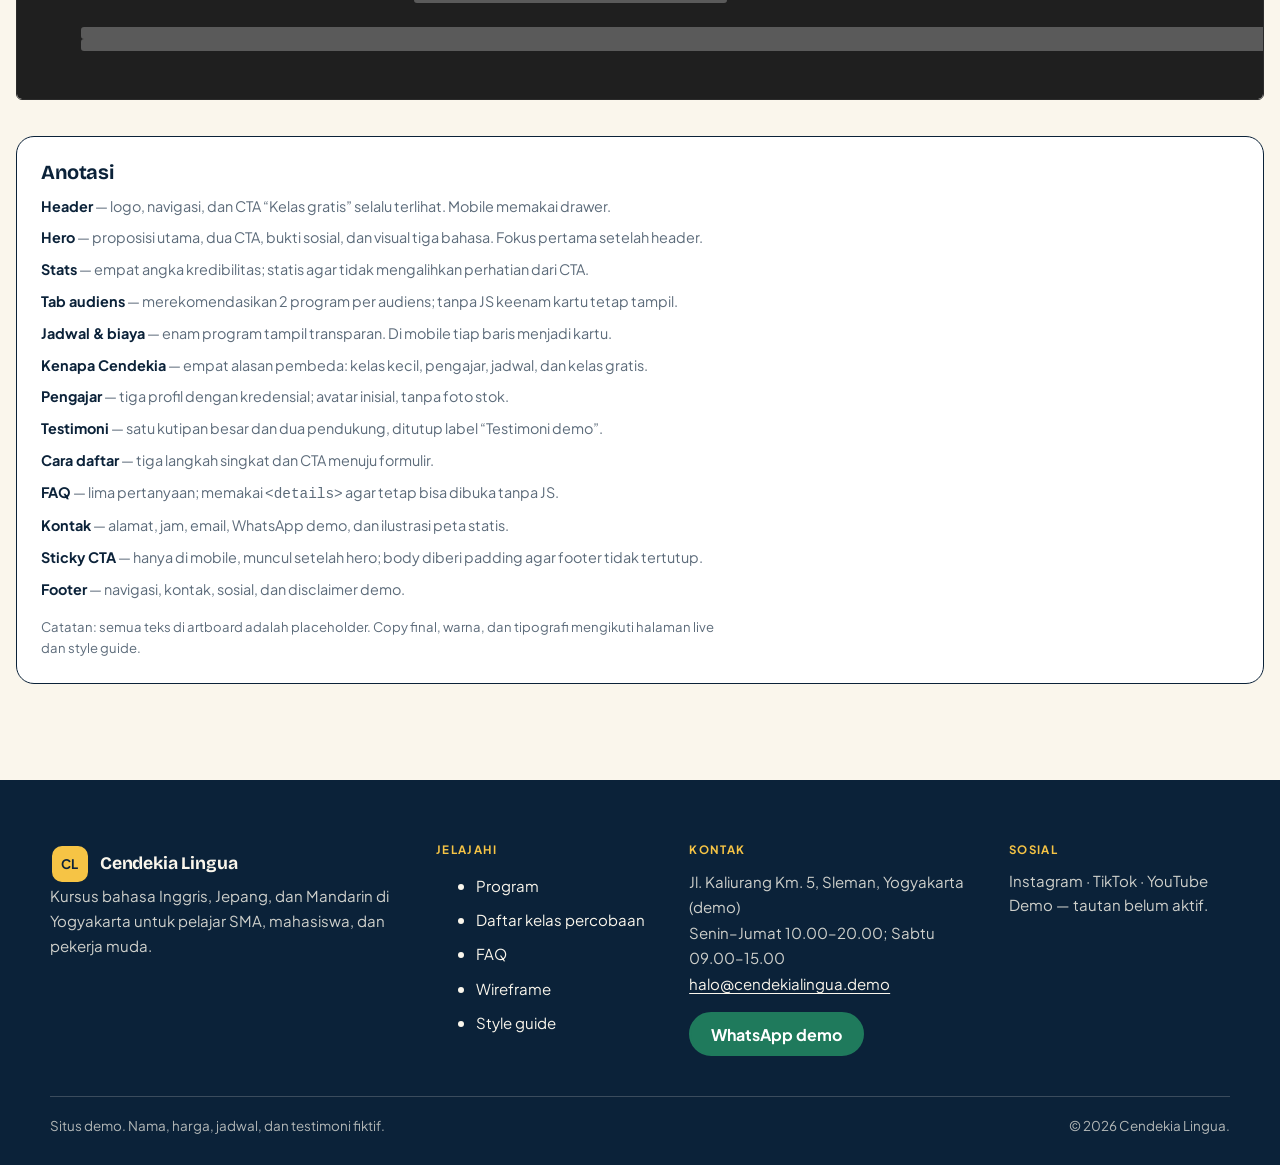
<file: wireframe.html>
<!doctype html>
<html lang="id">
<head>
  <meta charset="utf-8">
  <meta name="viewport" content="width=device-width, initial-scale=1">
  <title>Wireframe Homepage — Cendekia Lingua</title>
  <meta name="description" content="Wireframe desktop 1440 dan mobile 390 untuk homepage Cendekia Lingua, lengkap dengan anotasi tiap section.">
  <meta name="theme-color" content="#0B2239">
  <link rel="icon" href="assets/logo.svg" type="image/svg+xml">
  <link rel="preconnect" href="https://fonts.googleapis.com">
  <link rel="preconnect" href="https://fonts.gstatic.com" crossorigin>
  <link href="https://fonts.googleapis.com/css2?family=Bricolage+Grotesque:wght@600;700&family=Plus+Jakarta+Sans:wght@400;500;600;700&display=swap" rel="stylesheet">
  <link rel="stylesheet" href="css/style.css">
</head>
<body>
  <a class="skip-link" href="#main">Langsung ke konten</a>

  <header class="site-header">
    <div class="container header-inner">
      <a class="logo" href="index.html">
        <span class="logo-mark" aria-hidden="true">CL</span>
        <span class="logo-word">Cendekia Lingua</span>
      </a>
      <button class="nav-toggle" type="button" data-nav-toggle aria-expanded="false" aria-controls="site-nav">
        <span class="nav-toggle-label">Menu</span>
      </button>
      <nav class="site-nav" id="site-nav" data-nav aria-label="Navigasi utama">
        <ul class="nav-list">
          <li><a href="program.html">Program</a></li>
          <li><a href="index.html#pengajar">Pengajar</a></li>
          <li><a href="index.html#testimoni">Testimoni</a></li>
          <li><a href="daftar.html">Cara Daftar</a></li>
          <li><a href="index.html#faq">FAQ</a></li>
          <li><a class="btn btn-primary nav-cta" href="daftar.html">Kelas gratis</a></li>
        </ul>
      </nav>
    </div>
  </header>

  <main id="main" class="wf-page">
    <section class="wf-intro" data-wireframe-chrome aria-labelledby="wf-title">
      <div class="container">
        <p class="eyebrow">Dokumen desain</p>
        <h1 id="wf-title">Wireframe homepage</h1>
        <p class="wf-lead">Kerangka homepage Cendekia Lingua untuk desktop 1440 px dan mobile 390 px. Artboard tidak reflow: isinya digambar pada lebar literal, sedangkan galeri yang menyesuaikan diri.</p>
        <ul class="wf-meta">
          <li><strong>Fokus:</strong> hierarki konten, CTA kelas percobaan, dan alur scan dari hero sampai kontak.</li>
          <li><strong>Gaya:</strong> grayscale; warna dan tipografi final dibahas di <a href="style-guide.html">style guide</a>.</li>
          <li><strong>Skala:</strong> desktop diperkecil ±0,6 saat dua artboard tampil berdampingan; mobile tetap 1:1.</li>
        </ul>
        <div class="wf-switch" data-artboard-switch aria-label="Pilih artboard">
          <button type="button" data-artboard-tab="desktop" aria-pressed="true">Desktop 1440</button>
          <button type="button" data-artboard-tab="mobile" aria-pressed="false">Mobile 390</button>
        </div>
        <p class="wf-hint">Di bawah 1360 px hanya satu artboard tampil. Desktop bisa digeser di dalam frame; body halaman tidak pernah scroll horizontal.</p>
      </div>
    </section>

    <section class="wf-gallery" aria-label="Galeri wireframe">
      <div class="container">
        <div class="wf-stage" data-wireframe-stage>
          <div class="wf-frame wf-frame--desktop" data-artboard-frame="desktop" id="wf-desktop">
            <p class="wf-frame-label">Desktop — 1440 px</p>
            <div class="wf-scroll">
              <div class="wf-artboard wf-artboard--desktop" data-artboard="desktop" data-width="1440" role="img" aria-label="Wireframe homepage desktop 1440 piksel">
                <section class="wf-section wf-section--flush wf-header" data-wf-section="header">
                  <span class="wf-tag">01 · Header</span>
                  <div class="wf-row wf-between">
                    <div class="wf-row wf-gap-10">
                      <span class="wf-logo-box"></span>
                      <span class="wf-chip wf-chip--wide"></span>
                    </div>
                    <div class="wf-row wf-gap-24">
                      <span class="wf-chip"></span>
                      <span class="wf-chip"></span>
                      <span class="wf-chip"></span>
                      <span class="wf-chip"></span>
                      <span class="wf-chip"></span>
                      <span class="wf-cta wf-cta--sm"></span>
                    </div>
                  </div>
                </section>

                <section class="wf-section" data-wf-section="hero">
                  <span class="wf-tag">02 · Hero</span>
                  <div class="wf-hero-grid">
                    <div class="wf-stack wf-gap-14">
                      <span class="wf-chip wf-chip--wide"></span>
                      <span class="wf-line wf-line--xl wf-w-95"></span>
                      <span class="wf-line wf-line--xl wf-w-70"></span>
                      <span class="wf-line wf-w-85"></span>
                      <span class="wf-line wf-w-65"></span>
                      <div class="wf-row wf-gap-12 wf-mt-10">
                        <span class="wf-cta"></span>
                        <span class="wf-cta wf-cta--ghost"></span>
                      </div>
                      <div class="wf-row wf-gap-24 wf-mt-10">
                        <span class="wf-chip"></span>
                        <span class="wf-chip"></span>
                      </div>
                    </div>
                    <div class="wf-hero-cards">
                      <div class="wf-card wf-glyph-card wf-glyph-card--en">
                        <span class="wf-glyph">A</span>
                        <span class="wf-line wf-w-50"></span>
                      </div>
                      <div class="wf-card wf-glyph-card wf-glyph-card--ja">
                        <span class="wf-glyph">あ</span>
                        <span class="wf-line wf-w-50"></span>
                      </div>
                      <div class="wf-card wf-glyph-card wf-glyph-card--zh">
                        <span class="wf-glyph">你</span>
                        <span class="wf-line wf-w-50"></span>
                      </div>
                    </div>
                  </div>
                </section>

                <section class="wf-section wf-section--dark" data-wf-section="stats">
                  <span class="wf-tag">03 · Stats</span>
                  <div class="wf-grid-4">
                    <div class="wf-stack wf-gap-8"><span class="wf-line wf-line--lg wf-w-50"></span><span class="wf-line wf-w-70"></span></div>
                    <div class="wf-stack wf-gap-8"><span class="wf-line wf-line--lg wf-w-50"></span><span class="wf-line wf-w-70"></span></div>
                    <div class="wf-stack wf-gap-8"><span class="wf-line wf-line--lg wf-w-50"></span><span class="wf-line wf-w-70"></span></div>
                    <div class="wf-stack wf-gap-8"><span class="wf-line wf-line--lg wf-w-50"></span><span class="wf-line wf-w-70"></span></div>
                  </div>
                </section>

                <section class="wf-section" data-wf-section="tabs">
                  <span class="wf-tag">04 · Tab audiens + 2 kartu program</span>
                  <div class="wf-stack wf-gap-16">
                    <span class="wf-line wf-line--xl wf-w-45"></span>
                    <span class="wf-line wf-w-65"></span>
                    <div class="wf-row wf-gap-8">
                      <span class="wf-tab wf-tab--active"></span>
                      <span class="wf-tab"></span>
                      <span class="wf-tab"></span>
                    </div>
                    <div class="wf-grid-2">
                      <div class="wf-card wf-stack wf-gap-10">
                        <div class="wf-row wf-between"><span class="wf-chip"></span><span class="wf-chip"></span></div>
                        <span class="wf-line wf-line--lg wf-w-55"></span>
                        <span class="wf-line wf-w-40"></span>
                        <div class="wf-fact"><span class="wf-line wf-w-20"></span><span class="wf-line wf-w-40"></span></div>
                        <div class="wf-fact"><span class="wf-line wf-w-20"></span><span class="wf-line wf-w-45"></span></div>
                        <span class="wf-cta wf-cta--full"></span>
                      </div>
                      <div class="wf-card wf-stack wf-gap-10">
                        <div class="wf-row wf-between"><span class="wf-chip"></span><span class="wf-chip"></span></div>
                        <span class="wf-line wf-line--lg wf-w-50"></span>
                        <span class="wf-line wf-w-45"></span>
                        <div class="wf-fact"><span class="wf-line wf-w-20"></span><span class="wf-line wf-w-40"></span></div>
                        <div class="wf-fact"><span class="wf-line wf-w-20"></span><span class="wf-line wf-w-35"></span></div>
                        <span class="wf-cta wf-cta--full"></span>
                      </div>
                    </div>
                  </div>
                </section>

                <section class="wf-section wf-section--alt" data-wf-section="pricing">
                  <span class="wf-tag">05 · Jadwal &amp; biaya — 6 baris</span>
                  <span class="wf-line wf-line--xl wf-w-40"></span>
                  <div class="wf-table wf-mt-16">
                    <div class="wf-table-row wf-table-row--head">
                      <span>Program</span><span>Level</span><span>Jadwal</span><span>Biaya</span>
                    </div>
                    <div class="wf-table-row"><span class="wf-chip"></span><span class="wf-chip wf-chip--sm"></span><span class="wf-chip wf-chip--wide"></span><span class="wf-chip wf-chip--sm"></span></div>
                    <div class="wf-table-row"><span class="wf-chip"></span><span class="wf-chip wf-chip--sm"></span><span class="wf-chip wf-chip--wide"></span><span class="wf-chip wf-chip--sm"></span></div>
                    <div class="wf-table-row"><span class="wf-chip"></span><span class="wf-chip wf-chip--sm"></span><span class="wf-chip wf-chip--wide"></span><span class="wf-chip wf-chip--sm"></span></div>
                    <div class="wf-table-row"><span class="wf-chip"></span><span class="wf-chip wf-chip--sm"></span><span class="wf-chip wf-chip--wide"></span><span class="wf-chip wf-chip--sm"></span></div>
                    <div class="wf-table-row"><span class="wf-chip"></span><span class="wf-chip wf-chip--sm"></span><span class="wf-chip wf-chip--wide"></span><span class="wf-chip wf-chip--sm"></span></div>
                    <div class="wf-table-row"><span class="wf-chip"></span><span class="wf-chip wf-chip--sm"></span><span class="wf-chip wf-chip--wide"></span><span class="wf-chip wf-chip--sm"></span></div>
                  </div>
                </section>

                <section class="wf-section" data-wf-section="why">
                  <span class="wf-tag">06 · Kenapa Cendekia — 4 alasan</span>
                  <span class="wf-line wf-line--xl wf-w-40"></span>
                  <div class="wf-grid-4 wf-mt-16">
                    <div class="wf-card wf-stack wf-gap-8"><span class="wf-icon"></span><span class="wf-line wf-line--lg wf-w-70"></span><span class="wf-line wf-w-90"></span><span class="wf-line wf-w-60"></span></div>
                    <div class="wf-card wf-stack wf-gap-8"><span class="wf-icon"></span><span class="wf-line wf-line--lg wf-w-70"></span><span class="wf-line wf-w-90"></span><span class="wf-line wf-w-60"></span></div>
                    <div class="wf-card wf-stack wf-gap-8"><span class="wf-icon"></span><span class="wf-line wf-line--lg wf-w-70"></span><span class="wf-line wf-w-90"></span><span class="wf-line wf-w-60"></span></div>
                    <div class="wf-card wf-stack wf-gap-8"><span class="wf-icon"></span><span class="wf-line wf-line--lg wf-w-70"></span><span class="wf-line wf-w-90"></span><span class="wf-line wf-w-60"></span></div>
                  </div>
                </section>

                <section class="wf-section wf-section--alt" data-wf-section="teachers">
                  <span class="wf-tag">07 · Pengajar — 3 kartu</span>
                  <span class="wf-line wf-line--xl wf-w-45"></span>
                  <div class="wf-grid-3 wf-mt-16">
                    <div class="wf-card wf-stack wf-gap-8"><span class="wf-avatar"></span><span class="wf-line wf-line--lg wf-w-60"></span><span class="wf-line wf-w-30"></span><span class="wf-line wf-w-80"></span><span class="wf-line wf-w-65"></span></div>
                    <div class="wf-card wf-stack wf-gap-8"><span class="wf-avatar"></span><span class="wf-line wf-line--lg wf-w-60"></span><span class="wf-line wf-w-30"></span><span class="wf-line wf-w-80"></span><span class="wf-line wf-w-65"></span></div>
                    <div class="wf-card wf-stack wf-gap-8"><span class="wf-avatar"></span><span class="wf-line wf-line--lg wf-w-60"></span><span class="wf-line wf-w-30"></span><span class="wf-line wf-w-80"></span><span class="wf-line wf-w-65"></span></div>
                  </div>
                </section>

                <section class="wf-section" data-wf-section="testimonials">
                  <span class="wf-tag">08 · Testimoni — 1 kutipan + 2 kartu</span>
                  <span class="wf-line wf-line--xl wf-w-45"></span>
                  <div class="wf-testimonial-grid wf-mt-16">
                    <div class="wf-card wf-stack wf-gap-10">
                      <span class="wf-line wf-line--lg wf-w-90"></span>
                      <span class="wf-line wf-line--lg wf-w-75"></span>
                      <span class="wf-line wf-w-40"></span>
                    </div>
                    <div class="wf-stack wf-gap-12">
                      <div class="wf-card wf-stack wf-gap-8"><span class="wf-line wf-w-90"></span><span class="wf-line wf-w-70"></span><span class="wf-line wf-w-30"></span></div>
                      <div class="wf-card wf-stack wf-gap-8"><span class="wf-line wf-w-90"></span><span class="wf-line wf-w-70"></span><span class="wf-line wf-w-30"></span></div>
                    </div>
                  </div>
                  <span class="wf-chip wf-chip--wide wf-mt-16"></span>
                </section>

                <section class="wf-section wf-section--alt" data-wf-section="steps">
                  <span class="wf-tag">09 · Cara daftar — 3 langkah</span>
                  <span class="wf-line wf-line--xl wf-w-40"></span>
                  <div class="wf-grid-3 wf-mt-16">
                    <div class="wf-card wf-stack wf-gap-8"><span class="wf-circle">01</span><span class="wf-line wf-line--lg wf-w-60"></span><span class="wf-line wf-w-90"></span><span class="wf-line wf-w-65"></span></div>
                    <div class="wf-card wf-stack wf-gap-8"><span class="wf-circle">02</span><span class="wf-line wf-line--lg wf-w-60"></span><span class="wf-line wf-w-90"></span><span class="wf-line wf-w-65"></span></div>
                    <div class="wf-card wf-stack wf-gap-8"><span class="wf-circle">03</span><span class="wf-line wf-line--lg wf-w-60"></span><span class="wf-line wf-w-90"></span><span class="wf-line wf-w-65"></span></div>
                  </div>
                  <span class="wf-cta wf-mt-16"></span>
                </section>

                <section class="wf-section" data-wf-section="faq">
                  <span class="wf-tag">10 · FAQ — 5 item</span>
                  <div class="wf-faq-grid">
                    <div class="wf-stack wf-gap-8">
                      <span class="wf-line wf-line--xl wf-w-70"></span>
                      <span class="wf-line wf-w-90"></span>
                      <span class="wf-line wf-w-55"></span>
                    </div>
                    <div class="wf-stack wf-gap-8">
                      <div class="wf-faq-row"><span class="wf-line wf-w-55"></span><span class="wf-plus"></span></div>
                      <div class="wf-faq-row"><span class="wf-line wf-w-60"></span><span class="wf-plus"></span></div>
                      <div class="wf-faq-row"><span class="wf-line wf-w-50"></span><span class="wf-plus"></span></div>
                      <div class="wf-faq-row"><span class="wf-line wf-w-45"></span><span class="wf-plus"></span></div>
                      <div class="wf-faq-row"><span class="wf-line wf-w-40"></span><span class="wf-plus"></span></div>
                    </div>
                  </div>
                </section>

                <section class="wf-section wf-section--alt" data-wf-section="contact">
                  <span class="wf-tag">11 · Kontak + peta demo</span>
                  <div class="wf-contact-grid">
                    <div class="wf-stack wf-gap-12">
                      <span class="wf-line wf-line--xl wf-w-55"></span>
                      <span class="wf-line wf-w-80"></span>
                      <span class="wf-line wf-w-70"></span>
                      <span class="wf-line wf-w-45"></span>
                      <span class="wf-cta wf-mt-8"></span>
                    </div>
                    <div class="wf-map"><span class="wf-map-pin"></span></div>
                  </div>
                </section>

                <section class="wf-section wf-section--flush wf-sticky-section" data-wf-section="sticky">
                  <span class="wf-tag">12 · Sticky CTA — muncul setelah hero (mobile)</span>
                  <div class="wf-sticky-bar">
                    <span class="wf-line wf-w-30"></span>
                    <span class="wf-cta wf-cta--sm"></span>
                  </div>
                </section>

                <section class="wf-section wf-section--footer" data-wf-section="footer">
                  <span class="wf-tag">13 · Footer</span>
                  <div class="wf-grid-4">
                    <div class="wf-stack wf-gap-8"><span class="wf-logo-box"></span><span class="wf-line wf-w-70"></span><span class="wf-line wf-w-55"></span></div>
                    <div class="wf-stack wf-gap-8"><span class="wf-chip"></span><span class="wf-line wf-w-50"></span><span class="wf-line wf-w-45"></span><span class="wf-line wf-w-55"></span><span class="wf-line wf-w-40"></span></div>
                    <div class="wf-stack wf-gap-8"><span class="wf-chip"></span><span class="wf-line wf-w-80"></span><span class="wf-line wf-w-70"></span><span class="wf-line wf-w-60"></span></div>
                    <div class="wf-stack wf-gap-8"><span class="wf-chip"></span><span class="wf-line wf-w-60"></span><span class="wf-line wf-w-50"></span></div>
                  </div>
                  <div class="wf-row wf-between wf-mt-24"><span class="wf-line wf-w-25"></span><span class="wf-line wf-w-15"></span></div>
                </section>
              </div>
            </div>
          </div>

          <div class="wf-frame wf-frame--mobile" data-artboard-frame="mobile" id="wf-mobile">
            <p class="wf-frame-label">Mobile — 390 px</p>
            <div class="wf-scroll">
              <div class="wf-artboard wf-artboard--mobile" data-artboard="mobile" data-width="390" role="img" aria-label="Wireframe homepage mobile 390 piksel">
                <section class="wf-section wf-section--flush wf-header" data-wf-section="header">
                  <span class="wf-tag">Header</span>
                  <div class="wf-row wf-between">
                    <div class="wf-row wf-gap-8"><span class="wf-logo-box wf-logo-box--sm"></span><span class="wf-chip wf-chip--sm"></span></div>
                    <span class="wf-menu-box"></span>
                  </div>
                </section>

                <section class="wf-section" data-wf-section="hero">
                  <span class="wf-tag">Hero</span>
                  <div class="wf-stack wf-gap-12">
                    <span class="wf-chip wf-chip--wide"></span>
                    <span class="wf-line wf-line--xl wf-w-100"></span>
                    <span class="wf-line wf-line--xl wf-w-80"></span>
                    <span class="wf-line wf-w-95"></span>
                    <span class="wf-line wf-w-80"></span>
                    <span class="wf-cta wf-cta--full"></span>
                    <span class="wf-cta wf-cta--ghost wf-cta--full"></span>
                    <div class="wf-row wf-gap-12 wf-mt-8"><span class="wf-chip"></span><span class="wf-chip"></span></div>
                    <div class="wf-mobile-langs">
                      <div class="wf-card wf-glyph-card"><span class="wf-glyph">A</span></div>
                      <div class="wf-card wf-glyph-card"><span class="wf-glyph">あ</span></div>
                      <div class="wf-card wf-glyph-card"><span class="wf-glyph">你</span></div>
                    </div>
                  </div>
                </section>

                <section class="wf-section wf-section--dark" data-wf-section="stats">
                  <span class="wf-tag">Stats — 2 × 2</span>
                  <div class="wf-grid-2">
                    <div class="wf-stack wf-gap-6"><span class="wf-line wf-line--lg wf-w-50"></span><span class="wf-line wf-w-70"></span></div>
                    <div class="wf-stack wf-gap-6"><span class="wf-line wf-line--lg wf-w-50"></span><span class="wf-line wf-w-70"></span></div>
                    <div class="wf-stack wf-gap-6"><span class="wf-line wf-line--lg wf-w-50"></span><span class="wf-line wf-w-70"></span></div>
                    <div class="wf-stack wf-gap-6"><span class="wf-line wf-line--lg wf-w-50"></span><span class="wf-line wf-w-70"></span></div>
                  </div>
                </section>

                <section class="wf-section" data-wf-section="tabs">
                  <span class="wf-tag">Tab audiens + 2 kartu</span>
                  <div class="wf-stack wf-gap-12">
                    <span class="wf-line wf-line--lg wf-w-80"></span>
                    <span class="wf-line wf-w-60"></span>
                    <div class="wf-row wf-gap-6">
                      <span class="wf-tab wf-tab--active wf-tab--sm"></span>
                      <span class="wf-tab wf-tab--sm"></span>
                      <span class="wf-tab wf-tab--sm"></span>
                    </div>
                    <div class="wf-card wf-stack wf-gap-8">
                      <div class="wf-row wf-between"><span class="wf-chip"></span><span class="wf-chip"></span></div>
                      <span class="wf-line wf-line--lg wf-w-60"></span>
                      <span class="wf-line wf-w-45"></span>
                      <div class="wf-fact"><span class="wf-line wf-w-20"></span><span class="wf-line wf-w-40"></span></div>
                      <div class="wf-fact"><span class="wf-line wf-w-20"></span><span class="wf-line wf-w-45"></span></div>
                      <span class="wf-cta wf-cta--full"></span>
                    </div>
                    <div class="wf-card wf-stack wf-gap-8">
                      <div class="wf-row wf-between"><span class="wf-chip"></span><span class="wf-chip"></span></div>
                      <span class="wf-line wf-line--lg wf-w-55"></span>
                      <span class="wf-line wf-w-40"></span>
                      <div class="wf-fact"><span class="wf-line wf-w-20"></span><span class="wf-line wf-w-40"></span></div>
                      <div class="wf-fact"><span class="wf-line wf-w-20"></span><span class="wf-line wf-w-35"></span></div>
                      <span class="wf-cta wf-cta--full"></span>
                    </div>
                  </div>
                </section>

                <section class="wf-section wf-section--alt" data-wf-section="pricing">
                  <span class="wf-tag">Jadwal &amp; biaya — 6 kartu</span>
                  <span class="wf-line wf-line--lg wf-w-70"></span>
                  <div class="wf-stack wf-gap-8 wf-mt-12">
                    <div class="wf-mini-price"><span class="wf-chip"></span><span class="wf-chip wf-chip--sm"></span><span class="wf-chip wf-chip--wide"></span><span class="wf-chip wf-chip--sm"></span></div>
                    <div class="wf-mini-price"><span class="wf-chip"></span><span class="wf-chip wf-chip--sm"></span><span class="wf-chip wf-chip--wide"></span><span class="wf-chip wf-chip--sm"></span></div>
                    <div class="wf-mini-price"><span class="wf-chip"></span><span class="wf-chip wf-chip--sm"></span><span class="wf-chip wf-chip--wide"></span><span class="wf-chip wf-chip--sm"></span></div>
                    <div class="wf-mini-price"><span class="wf-chip"></span><span class="wf-chip wf-chip--sm"></span><span class="wf-chip wf-chip--wide"></span><span class="wf-chip wf-chip--sm"></span></div>
                    <div class="wf-mini-price"><span class="wf-chip"></span><span class="wf-chip wf-chip--sm"></span><span class="wf-chip wf-chip--wide"></span><span class="wf-chip wf-chip--sm"></span></div>
                    <div class="wf-mini-price"><span class="wf-chip"></span><span class="wf-chip wf-chip--sm"></span><span class="wf-chip wf-chip--wide"></span><span class="wf-chip wf-chip--sm"></span></div>
                  </div>
                </section>

                <section class="wf-section" data-wf-section="why">
                  <span class="wf-tag">Kenapa Cendekia — 4 kartu</span>
                  <span class="wf-line wf-line--lg wf-w-70"></span>
                  <div class="wf-stack wf-gap-8 wf-mt-12">
                    <div class="wf-card wf-row wf-gap-10"><span class="wf-icon wf-icon--sm"></span><div class="wf-stack wf-gap-6 wf-grow"><span class="wf-line wf-w-60"></span><span class="wf-line wf-w-85"></span></div></div>
                    <div class="wf-card wf-row wf-gap-10"><span class="wf-icon wf-icon--sm"></span><div class="wf-stack wf-gap-6 wf-grow"><span class="wf-line wf-w-60"></span><span class="wf-line wf-w-85"></span></div></div>
                    <div class="wf-card wf-row wf-gap-10"><span class="wf-icon wf-icon--sm"></span><div class="wf-stack wf-gap-6 wf-grow"><span class="wf-line wf-w-60"></span><span class="wf-line wf-w-85"></span></div></div>
                    <div class="wf-card wf-row wf-gap-10"><span class="wf-icon wf-icon--sm"></span><div class="wf-stack wf-gap-6 wf-grow"><span class="wf-line wf-w-60"></span><span class="wf-line wf-w-85"></span></div></div>
                  </div>
                </section>

                <section class="wf-section wf-section--alt" data-wf-section="teachers">
                  <span class="wf-tag">Pengajar — 3 kartu</span>
                  <span class="wf-line wf-line--lg wf-w-70"></span>
                  <div class="wf-stack wf-gap-8 wf-mt-12">
                    <div class="wf-card wf-row wf-gap-10"><span class="wf-avatar wf-avatar--sm"></span><div class="wf-stack wf-gap-6 wf-grow"><span class="wf-line wf-w-60"></span><span class="wf-line wf-w-40"></span><span class="wf-line wf-w-80"></span></div></div>
                    <div class="wf-card wf-row wf-gap-10"><span class="wf-avatar wf-avatar--sm"></span><div class="wf-stack wf-gap-6 wf-grow"><span class="wf-line wf-w-60"></span><span class="wf-line wf-w-40"></span><span class="wf-line wf-w-80"></span></div></div>
                    <div class="wf-card wf-row wf-gap-10"><span class="wf-avatar wf-avatar--sm"></span><div class="wf-stack wf-gap-6 wf-grow"><span class="wf-line wf-w-60"></span><span class="wf-line wf-w-40"></span><span class="wf-line wf-w-80"></span></div></div>
                  </div>
                </section>

                <section class="wf-section" data-wf-section="testimonials">
                  <span class="wf-tag">Testimoni — 1 + 2</span>
                  <span class="wf-line wf-line--lg wf-w-70"></span>
                  <div class="wf-stack wf-gap-8 wf-mt-12">
                    <div class="wf-card wf-stack wf-gap-8"><span class="wf-line wf-w-95"></span><span class="wf-line wf-w-80"></span><span class="wf-line wf-w-35"></span></div>
                    <div class="wf-card wf-stack wf-gap-8"><span class="wf-line wf-w-90"></span><span class="wf-line wf-w-70"></span><span class="wf-line wf-w-35"></span></div>
                    <div class="wf-card wf-stack wf-gap-8"><span class="wf-line wf-w-90"></span><span class="wf-line wf-w-70"></span><span class="wf-line wf-w-35"></span></div>
                  </div>
                </section>

                <section class="wf-section wf-section--alt" data-wf-section="steps">
                  <span class="wf-tag">Cara daftar — 3 langkah</span>
                  <span class="wf-line wf-line--lg wf-w-70"></span>
                  <div class="wf-stack wf-gap-8 wf-mt-12">
                    <div class="wf-card wf-row wf-gap-10"><span class="wf-circle wf-circle--sm">01</span><div class="wf-stack wf-gap-6 wf-grow"><span class="wf-line wf-w-55"></span><span class="wf-line wf-w-85"></span></div></div>
                    <div class="wf-card wf-row wf-gap-10"><span class="wf-circle wf-circle--sm">02</span><div class="wf-stack wf-gap-6 wf-grow"><span class="wf-line wf-w-55"></span><span class="wf-line wf-w-85"></span></div></div>
                    <div class="wf-card wf-row wf-gap-10"><span class="wf-circle wf-circle--sm">03</span><div class="wf-stack wf-gap-6 wf-grow"><span class="wf-line wf-w-55"></span><span class="wf-line wf-w-85"></span></div></div>
                  </div>
                  <span class="wf-cta wf-cta--full wf-mt-12"></span>
                </section>

                <section class="wf-section" data-wf-section="faq">
                  <span class="wf-tag">FAQ — 5 item</span>
                  <span class="wf-line wf-line--lg wf-w-75"></span>
                  <div class="wf-stack wf-gap-6 wf-mt-12">
                    <div class="wf-faq-row"><span class="wf-line wf-w-60"></span><span class="wf-plus"></span></div>
                    <div class="wf-faq-row"><span class="wf-line wf-w-65"></span><span class="wf-plus"></span></div>
                    <div class="wf-faq-row"><span class="wf-line wf-w-55"></span><span class="wf-plus"></span></div>
                    <div class="wf-faq-row"><span class="wf-line wf-w-50"></span><span class="wf-plus"></span></div>
                    <div class="wf-faq-row"><span class="wf-line wf-w-45"></span><span class="wf-plus"></span></div>
                  </div>
                </section>

                <section class="wf-section wf-section--alt" data-wf-section="contact">
                  <span class="wf-tag">Kontak + peta demo</span>
                  <div class="wf-stack wf-gap-10">
                    <span class="wf-line wf-line--lg wf-w-70"></span>
                    <span class="wf-line wf-w-90"></span>
                    <span class="wf-line wf-w-80"></span>
                    <span class="wf-line wf-w-55"></span>
                    <div class="wf-map wf-map--sm"><span class="wf-map-pin"></span></div>
                    <span class="wf-cta wf-cta--full"></span>
                  </div>
                </section>

                <section class="wf-section wf-section--flush wf-sticky-section" data-wf-section="sticky">
                  <span class="wf-tag">Sticky CTA</span>
                  <div class="wf-sticky-bar">
                    <span class="wf-line wf-w-40"></span>
                    <span class="wf-cta wf-cta--sm"></span>
                  </div>
                </section>

                <section class="wf-section wf-section--footer" data-wf-section="footer">
                  <span class="wf-tag">Footer</span>
                  <div class="wf-stack wf-gap-12">
                    <div class="wf-stack wf-gap-6"><span class="wf-logo-box wf-logo-box--sm"></span><span class="wf-line wf-w-80"></span><span class="wf-line wf-w-65"></span></div>
                    <div class="wf-grid-2">
                      <div class="wf-stack wf-gap-6"><span class="wf-chip"></span><span class="wf-line wf-w-70"></span><span class="wf-line wf-w-60"></span><span class="wf-line wf-w-75"></span></div>
                      <div class="wf-stack wf-gap-6"><span class="wf-chip"></span><span class="wf-line wf-w-80"></span><span class="wf-line wf-w-65"></span><span class="wf-line wf-w-70"></span></div>
                    </div>
                    <div class="wf-row wf-between"><span class="wf-line wf-w-40"></span><span class="wf-line wf-w-25"></span></div>
                  </div>
                </section>
              </div>
            </div>
          </div>
        </div>

        <aside class="wf-notes" data-wireframe-chrome aria-labelledby="wf-notes-title">
          <h2 id="wf-notes-title">Anotasi</h2>
          <ol class="wf-notes-list">
            <li><strong>Header</strong> — logo, navigasi, dan CTA “Kelas gratis” selalu terlihat. Mobile memakai drawer.</li>
            <li><strong>Hero</strong> — proposisi utama, dua CTA, bukti sosial, dan visual tiga bahasa. Fokus pertama setelah header.</li>
            <li><strong>Stats</strong> — empat angka kredibilitas; statis agar tidak mengalihkan perhatian dari CTA.</li>
            <li><strong>Tab audiens</strong> — merekomendasikan 2 program per audiens; tanpa JS keenam kartu tetap tampil.</li>
            <li><strong>Jadwal &amp; biaya</strong> — enam program tampil transparan. Di mobile tiap baris menjadi kartu.</li>
            <li><strong>Kenapa Cendekia</strong> — empat alasan pembeda: kelas kecil, pengajar, jadwal, dan kelas gratis.</li>
            <li><strong>Pengajar</strong> — tiga profil dengan kredensial; avatar inisial, tanpa foto stok.</li>
            <li><strong>Testimoni</strong> — satu kutipan besar dan dua pendukung, ditutup label “Testimoni demo”.</li>
            <li><strong>Cara daftar</strong> — tiga langkah singkat dan CTA menuju formulir.</li>
            <li><strong>FAQ</strong> — lima pertanyaan; memakai <code>&lt;details&gt;</code> agar tetap bisa dibuka tanpa JS.</li>
            <li><strong>Kontak</strong> — alamat, jam, email, WhatsApp demo, dan ilustrasi peta statis.</li>
            <li><strong>Sticky CTA</strong> — hanya di mobile, muncul setelah hero; body diberi padding agar footer tidak tertutup.</li>
            <li><strong>Footer</strong> — navigasi, kontak, sosial, dan disclaimer demo.</li>
          </ol>
          <p class="wf-notes-note">Catatan: semua teks di artboard adalah placeholder. Copy final, warna, dan tipografi mengikuti halaman live dan style guide.</p>
        </aside>
      </div>
    </section>
  </main>

  <footer class="site-footer">
    <div class="container footer-grid">
      <div class="footer-brand">
        <a class="logo" href="index.html">
          <span class="logo-mark" aria-hidden="true">CL</span>
          <span class="logo-word">Cendekia Lingua</span>
        </a>
        <p>Kursus bahasa Inggris, Jepang, dan Mandarin di Yogyakarta untuk pelajar SMA, mahasiswa, dan pekerja muda.</p>
      </div>
      <nav class="footer-nav" aria-label="Navigasi footer">
        <h2 class="footer-heading">Jelajahi</h2>
        <ul>
          <li><a href="program.html">Program</a></li>
          <li><a href="daftar.html">Daftar kelas percobaan</a></li>
          <li><a href="index.html#faq">FAQ</a></li>
          <li><a href="wireframe.html">Wireframe</a></li>
          <li><a href="style-guide.html">Style guide</a></li>
        </ul>
      </nav>
      <div class="footer-contact">
        <h2 class="footer-heading">Kontak</h2>
        <address>
          Jl. Kaliurang Km. 5, Sleman, Yogyakarta (demo)<br>
          Senin–Jumat 10.00–20.00; Sabtu 09.00–15.00<br>
          <a href="mailto:halo@cendekialingua.demo">halo@cendekialingua.demo</a>
        </address>
        <button type="button" class="btn btn-whatsapp" data-dialog-open="whatsapp">WhatsApp demo</button>
      </div>
      <div class="footer-social">
        <h2 class="footer-heading">Sosial</h2>
        <p>Instagram · TikTok · YouTube</p>
        <p>Demo — tautan belum aktif.</p>
      </div>
    </div>
    <div class="container footer-bottom">
      <p>Situs demo. Nama, harga, jadwal, dan testimoni fiktif.</p>
      <p>© 2026 Cendekia Lingua.</p>
    </div>
  </footer>

  <dialog data-dialog="whatsapp" aria-labelledby="whatsapp-title">
    <div class="dialog-inner">
      <h2 id="whatsapp-title">WhatsApp demo</h2>
      <p>Nomor <strong>6281200001234</strong> adalah nomor fiktif. Tombol ini tidak membuka WhatsApp sungguhan dan tidak mengirim pesan.</p>
      <p>Di situs nyata, tombol ini akan menghubungkan calon siswa dengan admin Cendekia Lingua.</p>
      <button type="button" class="btn btn-primary" data-dialog-close>Tutup</button>
    </div>
  </dialog>

  <script src="js/main.js" defer></script>
</body>
</html>
</file>
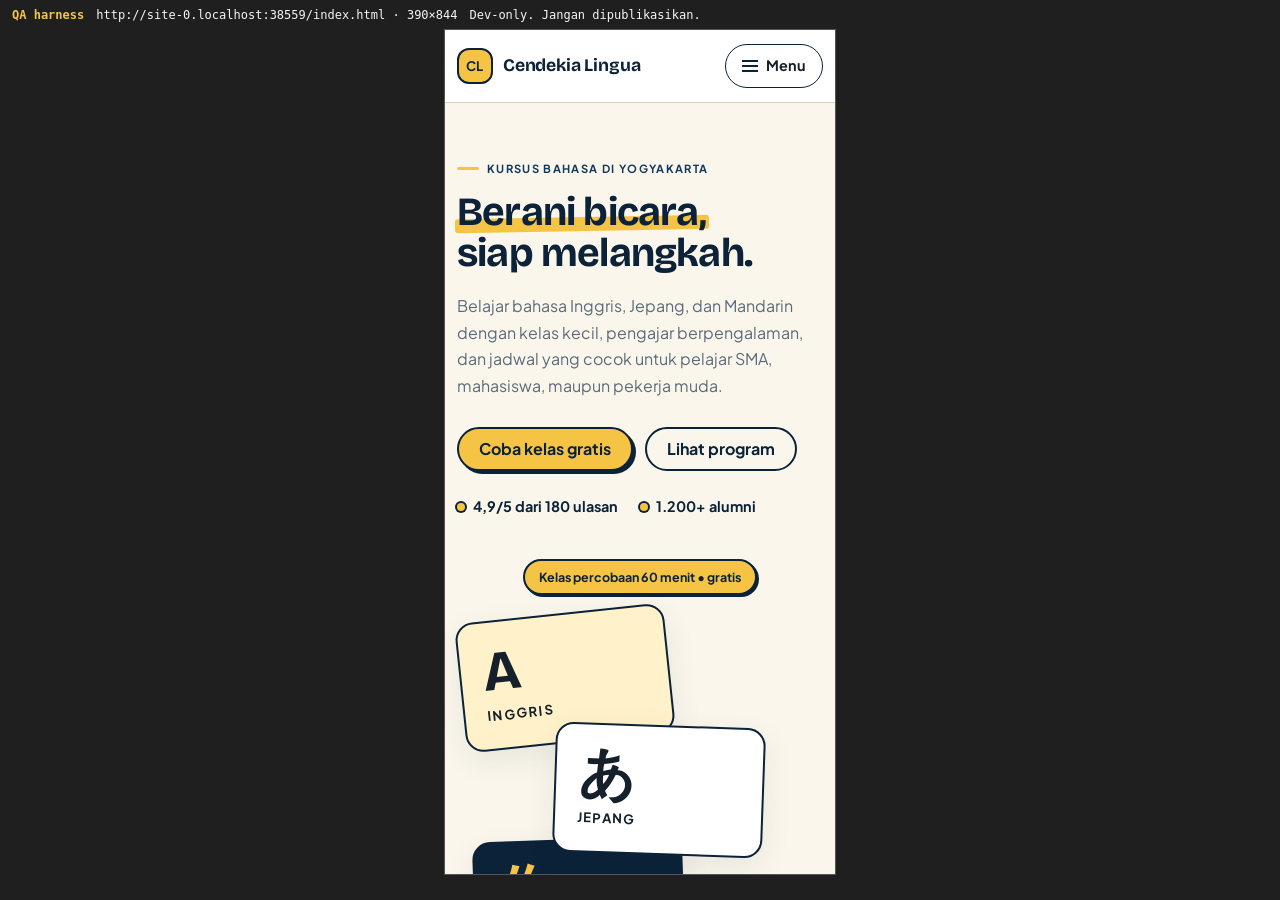
<file: docs/qa/frame.html>
<!doctype html>
<html lang="id">
<head>
  <meta charset="utf-8">
  <meta name="viewport" content="width=device-width, initial-scale=1">
  <meta name="robots" content="noindex, nofollow">
  <title>QA viewport harness — Cendekia Lingua</title>
  <style>
    html, body { margin: 0; min-height: 100%; background: #1f1f1f; font-family: ui-monospace, SFMono-Regular, Menlo, monospace; }
    .bar { display: flex; align-items: center; gap: 12px; padding: 8px 12px; color: #f5f5f5; font-size: 12px; }
    .bar strong { color: #f6c445; }
    .stage { width: max-content; margin: 0 auto 24px; background: #fff; box-shadow: 0 0 0 1px #555; }
    iframe { display: block; border: 0; background: #fff; }
  </style>
</head>
<body>
  <div class="bar">
    <strong>QA harness</strong>
    <span id="label">memuat…</span>
    <span>Dev-only. Jangan dipublikasikan.</span>
  </div>
  <div class="stage">
    <iframe id="frame" src="about:blank" title="Halaman uji pada ukuran viewport tertentu"></iframe>
  </div>

  <script>
    (() => {
      const params = new URLSearchParams(window.location.search);
      const requestedPage = params.get('page') || '/index.html';
      const width = Math.min(2000, Math.max(200, Number(params.get('w')) || 390));
      const height = Math.min(2000, Math.max(200, Number(params.get('h')) || 844));
      const path = requestedPage.startsWith('/') ? requestedPage : `/${requestedPage}`;
      const frame = document.getElementById('frame');
      const label = document.getElementById('label');

      frame.style.width = `${width}px`;
      frame.style.height = `${height}px`;
      frame.src = new URL(path, window.location.origin).href;
      label.textContent = `${frame.src} · ${width}×${height}`;
    })();
  </script>
</body>
</html>
</file>
<file: css/style.css>
/* ==========================================================================
   Cendekia Lingua — base stylesheet
   Tokens, reset, typography, shared shell, buttons, fields, dialog.
   Page-specific sections are added by later tasks.
   ========================================================================== */

/* --------------------------------------------------------------------------
   Design tokens
   -------------------------------------------------------------------------- */
:root {
  --navy-900: #0B2239;
  --navy-700: #123A5C;
  --yellow-400: #F6C445;
  --yellow-100: #FFF1C9;
  --cream: #FAF6EC;
  --white: #FFFFFF;
  --ink: #16202B;
  --muted: #5C6B7A;
  --line: #D8D2C4;
  --success: #1F7A5C;

  --font-display: "Bricolage Grotesque", "Trebuchet MS", sans-serif;
  --font-body: "Plus Jakarta Sans", "Segoe UI", system-ui, sans-serif;

  --radius-card: 18px;
  --radius-pill: 999px;
  --radius-input: 12px;
  --shadow-soft: 0 10px 30px rgba(11, 34, 57, .08);
  --container: 1180px;
  --header-height: 76px;
}

/* --------------------------------------------------------------------------
   Reset
   -------------------------------------------------------------------------- */
*,
*::before,
*::after {
  box-sizing: border-box;
}

html {
  scroll-behavior: smooth;
  scroll-padding-top: 96px;
}

body,
h1,
h2,
h3,
h4,
p,
figure,
blockquote,
dl,
dd {
  margin: 0;
}

ul[class],
ol[class] {
  margin: 0;
  padding: 0;
  list-style: none;
}

img,
svg {
  display: block;
  max-width: 100%;
}

button,
input,
select,
textarea {
  font: inherit;
  color: inherit;
}

a {
  color: var(--navy-700);
  text-underline-offset: 3px;
}

[hidden] {
  display: none !important;
}

/* --------------------------------------------------------------------------
   Base typography
   -------------------------------------------------------------------------- */
body {
  min-height: 100vh;
  background: var(--cream);
  color: var(--ink);
  font-family: var(--font-body);
  font-size: 1rem;
  line-height: 1.65;
  -webkit-font-smoothing: antialiased;
}

h1,
h2,
h3,
h4 {
  font-family: var(--font-display);
  font-weight: 700;
  line-height: 1.1;
  letter-spacing: -.02em;
  text-wrap: balance;
  color: var(--navy-900);
}

h1 {
  font-size: clamp(36px, 7vw, 64px);
}

h2 {
  font-size: clamp(28px, 4vw, 40px);
}

h3 {
  font-size: clamp(20px, 2.4vw, 24px);
}

p {
  max-width: 68ch;
}

::selection {
  background: var(--yellow-400);
  color: var(--navy-900);
}

/* --------------------------------------------------------------------------
   Layout helpers
   -------------------------------------------------------------------------- */
.container {
  width: min(100% - 2rem, var(--container));
  margin-inline: auto;
}

.section {
  padding-block: 64px;
}

.section--tight {
  padding-block: 40px;
}

.sr-only {
  position: absolute;
  width: 1px;
  height: 1px;
  padding: 0;
  margin: -1px;
  overflow: hidden;
  clip: rect(0 0 0 0);
  white-space: nowrap;
  border: 0;
}

.skip-link {
  position: absolute;
  top: -120px;
  left: 16px;
  z-index: 200;
  padding: 10px 18px;
  border: 2px solid var(--navy-900);
  border-radius: 10px;
  background: var(--yellow-400);
  color: var(--navy-900);
  font-weight: 700;
  text-decoration: none;
}

.skip-link:focus {
  top: 12px;
}

/* --------------------------------------------------------------------------
   Focus
   -------------------------------------------------------------------------- */
:focus-visible {
  outline: 3px solid var(--navy-900);
  outline-offset: 3px;
}

.site-footer :focus-visible,
.cta-band :focus-visible {
  outline-color: var(--yellow-400);
}

/* --------------------------------------------------------------------------
   Header
   -------------------------------------------------------------------------- */
.site-header {
  position: sticky;
  top: 0;
  z-index: 50;
  background: var(--white);
  border-bottom: 1px solid var(--line);
}

.header-inner {
  display: flex;
  flex-wrap: wrap;
  align-items: center;
  gap: 12px 24px;
  padding-block: 14px;
}

.logo {
  display: inline-flex;
  align-items: center;
  gap: 10px;
  color: var(--navy-900);
  font-family: var(--font-display);
  font-size: 1.1rem;
  font-weight: 700;
  letter-spacing: -.01em;
  text-decoration: none;
}

.logo-mark {
  display: grid;
  place-items: center;
  width: 40px;
  height: 40px;
  border: 2px solid var(--navy-900);
  border-radius: 12px;
  background: var(--yellow-400);
  color: var(--navy-900);
  font-family: var(--font-body);
  font-size: .82rem;
  font-weight: 700;
  letter-spacing: .02em;
}

.site-nav {
  width: 100%;
}

.nav-list {
  display: flex;
  flex-wrap: wrap;
  align-items: center;
  gap: 4px 18px;
}

.nav-list a:not(.btn) {
  display: inline-block;
  padding-block: 6px;
  color: var(--navy-900);
  font-size: .94rem;
  font-weight: 600;
  text-decoration: none;
}

.nav-list a:not(.btn):hover {
  text-decoration: underline;
  text-decoration-thickness: 2px;
  text-underline-offset: 5px;
}

.nav-list a[aria-current="page"] {
  text-decoration: underline;
  text-decoration-color: var(--yellow-400);
  text-decoration-thickness: 3px;
  text-underline-offset: 6px;
}

.nav-cta {
  margin-left: auto;
  padding: 8px 16px;
  font-size: .88rem;
}

.nav-toggle {
  display: none;
}

.js .nav-toggle {
  display: inline-flex;
  align-items: center;
  gap: 8px;
  min-height: 44px;
  padding: 8px 16px;
  margin-left: auto;
  border: 1.5px solid var(--navy-900);
  border-radius: var(--radius-pill);
  background: var(--white);
  font-size: .9rem;
  font-weight: 700;
  cursor: pointer;
}

.js .nav-toggle::before {
  content: "";
  width: 16px;
  height: 12px;
  background:
    linear-gradient(var(--navy-900), var(--navy-900)) 0 0 / 100% 2px no-repeat,
    linear-gradient(var(--navy-900), var(--navy-900)) 0 5px / 100% 2px no-repeat,
    linear-gradient(var(--navy-900), var(--navy-900)) 0 10px / 100% 2px no-repeat;
}

.js .nav-toggle[aria-expanded="true"]::before {
  width: 14px;
  height: 14px;
  background:
    linear-gradient(45deg, transparent 46%, var(--navy-900) 46% 54%, transparent 54%) center / 100% 100% no-repeat,
    linear-gradient(-45deg, transparent 46%, var(--navy-900) 46% 54%, transparent 54%) center / 100% 100% no-repeat;
}

@media (max-width: 979px) {
  .js .site-nav {
    display: none;
    width: 100%;
  }

  .js .site-nav.is-open {
    display: block;
  }

  .js .nav-list {
    flex-direction: column;
    align-items: stretch;
    gap: 2px;
    padding-block: 8px 4px;
  }

  .js .nav-list a:not(.btn) {
    padding-block: 10px;
  }

  .js .nav-cta {
    align-self: flex-start;
    margin: 8px 0 4px;
  }
}

@media (min-width: 980px) {
  .js .nav-toggle {
    display: none;
  }

  .header-inner {
    flex-wrap: nowrap;
    padding-block: 16px;
  }

  .site-nav {
    width: auto;
    margin-left: auto;
  }

  .nav-list {
    flex-wrap: nowrap;
  }
}

/* --------------------------------------------------------------------------
   Buttons
   -------------------------------------------------------------------------- */
.btn {
  display: inline-flex;
  align-items: center;
  justify-content: center;
  gap: 8px;
  min-height: 44px;
  padding: 10px 20px;
  border: 2px solid var(--navy-900);
  border-radius: var(--radius-pill);
  background: transparent;
  color: var(--navy-900);
  font-weight: 700;
  line-height: 1.2;
  text-align: center;
  text-decoration: none;
  cursor: pointer;
  transition: transform .18s ease, box-shadow .18s ease, background-color .18s ease;
}

.btn-primary {
  background: var(--yellow-400);
  box-shadow: 3px 3px 0 var(--navy-900);
}

.btn-primary:hover {
  transform: translateY(-2px);
  box-shadow: 1px 1px 0 var(--navy-900);
}

.btn-secondary:hover {
  background: var(--yellow-100);
}

.btn-whatsapp {
  border-color: var(--success);
  background: var(--success);
  color: var(--white);
}

.btn-whatsapp:hover {
  background: #17624a;
  border-color: #17624a;
}

.btn:disabled,
.btn[aria-disabled="true"] {
  opacity: .55;
  cursor: not-allowed;
  transform: none;
  box-shadow: none;
}

/* --------------------------------------------------------------------------
   Fields
   -------------------------------------------------------------------------- */
.field {
  display: grid;
  gap: 6px;
}

label,
legend {
  font-size: .92rem;
  font-weight: 600;
  color: var(--navy-900);
}

input,
select,
textarea {
  width: 100%;
  min-height: 44px;
  padding: 10px 14px;
  border: 1.5px solid var(--muted);
  border-radius: var(--radius-input);
  background: var(--white);
  color: var(--ink);
}

textarea {
  min-height: 110px;
  resize: vertical;
}

input:focus,
select:focus,
textarea:focus {
  border-color: var(--navy-900);
  outline: 3px solid var(--navy-900);
  outline-offset: 1px;
}

input[aria-invalid="true"],
select[aria-invalid="true"],
textarea[aria-invalid="true"] {
  border-color: #B3261E;
}

/* --------------------------------------------------------------------------
   Homepage: hero
   -------------------------------------------------------------------------- */
.hero {
  padding-block: 48px 56px;
}

.hero-inner {
  display: grid;
  gap: 40px;
  align-items: center;
}

.eyebrow {
  display: inline-flex;
  align-items: center;
  gap: 8px;
  color: var(--navy-700);
  font-size: .7rem;
  font-weight: 700;
  letter-spacing: .12em;
  text-transform: uppercase;
}

.eyebrow::before {
  content: "";
  width: 22px;
  height: 3px;
  border-radius: 999px;
  background: var(--yellow-400);
}

.hero-title {
  margin-block: 14px 20px;
  font-size: clamp(40px, 7vw, 76px);
  line-height: 1.02;
}

.hero-highlight {
  position: relative;
  z-index: 0;
  display: inline-block;
}

.hero-highlight::after {
  content: "";
  position: absolute;
  right: -.06em;
  bottom: .06em;
  left: -.06em;
  z-index: -1;
  height: .34em;
  border-radius: 3px;
  background: var(--yellow-400);
  transform: rotate(-1deg);
}

.hero-lead {
  max-width: 56ch;
  color: var(--muted);
  font-size: clamp(16px, 2vw, 18px);
}

.hero-actions {
  display: flex;
  flex-wrap: wrap;
  gap: 12px;
  margin-top: 28px;
}

.hero-proof {
  display: flex;
  flex-wrap: wrap;
  gap: 8px 22px;
  margin-top: 24px;
  color: var(--navy-900);
  font-size: .9rem;
  font-weight: 700;
}

.hero-proof span {
  display: inline-flex;
  align-items: center;
  gap: 8px;
}

.hero-proof span::before {
  content: "";
  width: 8px;
  height: 8px;
  border-radius: 50%;
  background: var(--yellow-400);
  box-shadow: 0 0 0 2px var(--navy-900);
}

.hero-visual {
  position: relative;
  display: grid;
  justify-items: center;
  gap: 18px;
}

.hero-chip {
  display: inline-flex;
  align-items: center;
  min-height: 36px;
  padding: 6px 14px;
  border: 2px solid var(--navy-900);
  border-radius: var(--radius-pill);
  background: var(--yellow-400);
  box-shadow: 2px 2px 0 var(--navy-900);
  color: var(--navy-900);
  font-size: .78rem;
  font-weight: 700;
}

.lang-stack {
  position: relative;
  width: min(100%, 360px);
  height: 352px;
}

.lang-card {
  position: absolute;
  display: grid;
  gap: 4px;
  width: 210px;
  padding: 22px;
  border: 2px solid var(--navy-900);
  border-radius: var(--radius-card);
  background: var(--white);
  box-shadow: var(--shadow-soft);
}

.lang-card--en {
  top: 0;
  left: 0;
  background: var(--yellow-100);
  transform: rotate(-6deg);
}

.lang-card--ja {
  top: 112px;
  left: 26%;
  z-index: 2;
  transform: rotate(2deg);
}

.lang-card--zh {
  top: 226px;
  left: 4%;
  background: var(--navy-900);
  color: var(--cream);
  transform: rotate(-2deg);
}

.lang-char {
  font-family: var(--font-display);
  font-size: 56px;
  font-weight: 700;
  line-height: 1;
}

.lang-card--zh .lang-char {
  color: var(--yellow-400);
}

.lang-name {
  font-size: .82rem;
  font-weight: 700;
  letter-spacing: .1em;
  text-transform: uppercase;
}

.lang-card--zh .lang-name {
  color: var(--cream);
}

/* --------------------------------------------------------------------------
   Homepage: stats
   -------------------------------------------------------------------------- */
.stats-strip {
  padding-block: 26px;
  background: var(--navy-900);
  color: var(--cream);
}

.stats-grid {
  display: grid;
  grid-template-columns: repeat(2, minmax(0, 1fr));
  gap: 20px;
}

.stat {
  display: grid;
  gap: 2px;
}

.stat strong {
  color: var(--yellow-400);
  font-family: var(--font-display);
  font-size: clamp(26px, 3vw, 34px);
  line-height: 1;
}

.stat span {
  color: rgba(250, 246, 236, .82);
  font-size: .84rem;
}

/* --------------------------------------------------------------------------
   Homepage: audience tabs and program cards
   -------------------------------------------------------------------------- */
.section-heading {
  max-width: 720px;
  margin-bottom: 28px;
}

.section-heading h2 {
  margin-block: 8px 12px;
}

.section-heading p {
  color: var(--muted);
}

.tablist { display: none; }
.js .tablist { display: flex; }

.tablist {
  flex-wrap: wrap;
  gap: 6px;
  width: fit-content;
  max-width: 100%;
  padding: 6px;
  border: 1.5px solid var(--navy-900);
  border-radius: var(--radius-pill);
  background: var(--white);
}

.tab {
  min-height: 44px;
  padding: 8px 20px;
  border: 0;
  border-radius: var(--radius-pill);
  background: transparent;
  color: var(--navy-900);
  font-weight: 700;
  cursor: pointer;
}

.tab:hover {
  background: var(--yellow-100);
}

.tab[aria-selected="true"] {
  background: var(--navy-900);
  color: var(--white);
}

.program-panel {
  margin-top: 26px;
}

.panel-heading {
  color: var(--navy-700);
  font-family: var(--font-body);
  font-size: .72rem;
  font-weight: 700;
  letter-spacing: .12em;
  text-transform: uppercase;
}

.program-grid {
  display: grid;
  gap: 18px;
  margin-top: 12px;
}

.program-card {
  display: flex;
  flex-direction: column;
  gap: 12px;
  padding: 22px;
  border: 1.5px solid var(--navy-900);
  border-radius: var(--radius-card);
  background: var(--white);
  box-shadow: var(--shadow-soft);
}

.program-card-top {
  display: flex;
  flex-wrap: wrap;
  align-items: center;
  justify-content: space-between;
  gap: 8px 12px;
}

.program-card h4 {
  font-family: var(--font-display);
  font-size: 1.35rem;
  font-weight: 700;
  line-height: 1.15;
  letter-spacing: -.01em;
  color: var(--navy-900);
}

.lang-badge {
  display: inline-flex;
  align-items: center;
  gap: 6px;
  padding: 4px 10px;
  border-radius: var(--radius-pill);
  background: var(--cream);
  color: var(--navy-900);
  font-size: .74rem;
  font-weight: 700;
}

.lang-dot {
  width: 8px;
  height: 8px;
  border-radius: 50%;
}

.lang-badge--inggris .lang-dot {
  background: #2F6FDB;
}

.lang-badge--jepang .lang-dot {
  background: #C43D3D;
}

.lang-badge--mandarin .lang-dot {
  background: var(--success);
}

.program-price {
  color: var(--navy-900);
  font-size: .84rem;
  font-weight: 700;
}

.program-meta {
  color: var(--muted);
  font-size: .9rem;
}

.program-facts {
  display: grid;
  gap: 6px;
  margin: 0;
  font-size: .88rem;
}

.program-facts > div {
  display: flex;
  justify-content: space-between;
  gap: 12px;
  padding-top: 6px;
  border-top: 1px dashed var(--line);
}

.program-facts dt {
  color: var(--muted);
}

.program-facts dd {
  margin: 0;
  font-weight: 600;
  text-align: right;
}

.program-card .btn {
  width: 100%;
  margin-top: auto;
}

.program-more {
  margin-top: 24px;
  font-weight: 700;
}

@media (min-width: 760px) {
  .stats-grid {
    grid-template-columns: repeat(4, minmax(0, 1fr));
  }

  .program-grid {
    grid-template-columns: repeat(2, minmax(0, 1fr));
  }
}

@media (min-width: 980px) {
  .hero {
    padding-block: 72px 80px;
  }

  .hero-inner {
    grid-template-columns: minmax(0, 1.05fr) minmax(320px, .95fr);
    gap: 56px;
  }

  .hero-visual {
    justify-items: end;
  }

  .lang-stack {
    margin-right: 8px;
  }
}

/* --------------------------------------------------------------------------
   Homepage: lower sections
   -------------------------------------------------------------------------- */
.section--alt {
  border-block: 1px solid var(--line);
  background: var(--white);
}

.reason-grid {
  display: grid;
  gap: 16px;
}

.reason-card {
  padding: 22px;
  border: 1.5px solid var(--navy-900);
  border-radius: var(--radius-card);
  background: var(--cream);
}

.reason-icon {
  display: inline-grid;
  place-items: center;
  width: 46px;
  height: 46px;
  margin-bottom: 14px;
  border: 2px solid var(--navy-900);
  border-radius: 12px;
  background: var(--yellow-400);
  color: var(--navy-900);
}

.reason-icon svg {
  width: 24px;
  height: 24px;
}

.reason-card h3 {
  margin-bottom: 6px;
  font-size: 1.15rem;
}

.reason-card p {
  color: var(--muted);
  font-size: .93rem;
}

/* Pricing table */
.table-wrap {
  overflow-x: auto;
  border: 1.5px solid var(--navy-900);
  border-radius: var(--radius-card);
  background: var(--white);
}

.price-table {
  width: 100%;
  border-collapse: collapse;
  font-size: .92rem;
}

.price-table th,
.price-table td {
  padding: 14px 16px;
  text-align: left;
  vertical-align: top;
}

.price-table thead {
  background: var(--navy-900);
  color: var(--cream);
}

.price-table th {
  font-size: .72rem;
  letter-spacing: .1em;
  text-transform: uppercase;
}

.price-table tbody tr + tr {
  border-top: 1px solid var(--line);
}

.price-table td:last-child {
  font-weight: 700;
  white-space: nowrap;
}

.price-note {
  margin-top: 14px;
  color: var(--muted);
  font-size: .86rem;
}

/* Teachers */
.teacher-grid {
  display: grid;
  gap: 18px;
}

.teacher-card {
  padding: 22px;
  border: 1.5px solid var(--navy-900);
  border-radius: var(--radius-card);
  background: var(--cream);
}

.teacher-avatar {
  display: inline-grid;
  place-items: center;
  width: 64px;
  height: 64px;
  margin-bottom: 14px;
  border: 2px solid var(--navy-900);
  border-radius: 18px;
  background: var(--yellow-400);
  color: var(--navy-900);
  font-family: var(--font-display);
  font-size: 1.35rem;
  font-weight: 700;
}

.teacher-avatar--navy {
  background: var(--navy-900);
  color: var(--yellow-400);
}

.teacher-card h3 {
  font-size: 1.25rem;
}

.teacher-lang {
  margin-block: 2px 8px;
  color: var(--navy-700);
  font-size: .72rem;
  font-weight: 700;
  letter-spacing: .12em;
  text-transform: uppercase;
}

.teacher-credential {
  color: var(--muted);
  font-size: .9rem;
}

.teacher-note {
  margin-top: 10px;
  color: var(--navy-700);
  font-size: .9rem;
  font-style: italic;
}

/* Testimonials */
.testimonial-grid {
  display: grid;
  gap: 16px;
}

.testimonial {
  margin: 0;
  padding: 24px;
  border: 1.5px solid var(--navy-900);
  border-radius: var(--radius-card);
  background: var(--white);
  box-shadow: var(--shadow-soft);
}

.testimonial p {
  color: var(--navy-900);
  font-family: var(--font-display);
  font-size: 1.15rem;
  line-height: 1.35;
}

.testimonial footer {
  margin-top: 14px;
  color: var(--muted);
  font-size: .85rem;
}

.testimonial footer strong {
  color: var(--navy-900);
}

.testimonial--lead {
  background: var(--yellow-100);
}

.testimonial--lead p {
  font-size: clamp(1.3rem, 3vw, 1.8rem);
}

.demo-label {
  margin-top: 14px;
  color: var(--muted);
  font-size: .76rem;
  font-weight: 700;
  letter-spacing: .1em;
  text-transform: uppercase;
}

/* Registration steps */
.step-grid {
  display: grid;
  gap: 16px;
}

.step {
  padding: 22px;
  border: 1.5px solid var(--navy-900);
  border-radius: var(--radius-card);
  background: var(--cream);
}

.step-number {
  display: inline-grid;
  place-items: center;
  width: 44px;
  height: 44px;
  margin-bottom: 12px;
  border-radius: 50%;
  background: var(--navy-900);
  color: var(--yellow-400);
  font-family: var(--font-display);
  font-size: 1.05rem;
  font-weight: 700;
}

.step h3 {
  margin-bottom: 6px;
  font-size: 1.15rem;
}

.step p {
  color: var(--muted);
  font-size: .93rem;
}

.steps-cta {
  margin-top: 24px;
}

/* FAQ */
.faq-layout {
  display: grid;
  gap: 28px;
}

.faq-list {
  display: grid;
  gap: 10px;
}

.faq-item {
  padding: 0 18px;
  border: 1.5px solid var(--navy-900);
  border-radius: 14px;
  background: var(--white);
}

.faq-item summary {
  display: flex;
  justify-content: space-between;
  gap: 12px;
  padding-block: 16px;
  color: var(--navy-900);
  font-weight: 700;
  cursor: pointer;
  list-style: none;
}

.faq-item summary::-webkit-details-marker {
  display: none;
}

.faq-item summary::after {
  content: "+";
  font-family: var(--font-display);
  font-size: 1.3rem;
  line-height: 1;
}

.faq-item[open] summary::after {
  content: "−";
}

.faq-item p {
  padding-bottom: 16px;
  color: var(--muted);
  font-size: .93rem;
}

/* Contact */
.contact-grid {
  display: grid;
  gap: 28px;
}

.contact-copy h2 {
  margin-block: 8px 16px;
}

.contact-address {
  margin-bottom: 20px;
  color: var(--muted);
  font-style: normal;
  line-height: 1.8;
}

.map-card {
  margin: 0;
  overflow: hidden;
  border: 1.5px solid var(--navy-900);
  border-radius: var(--radius-card);
  background: var(--white);
  box-shadow: var(--shadow-soft);
}

.map-card svg {
  width: 100%;
  height: auto;
}

.map-card figcaption {
  padding: 10px 14px;
  border-top: 1px solid var(--line);
  color: var(--muted);
  font-size: .8rem;
}

/* Responsive grids */
@media (min-width: 760px) {
  .reason-grid,
  .teacher-grid,
  .step-grid {
    grid-template-columns: repeat(2, minmax(0, 1fr));
  }
}

@media (min-width: 900px) {
  .testimonial-grid {
    grid-template-columns: 1.4fr 1fr;
    align-items: start;
  }

  .testimonial--lead {
    grid-row: span 2;
  }

  .faq-layout,
  .contact-grid {
    grid-template-columns: .9fr 1.1fr;
    align-items: start;
  }

  .contact-grid {
    align-items: center;
  }
}

@media (min-width: 1100px) {
  .reason-grid {
    grid-template-columns: repeat(4, minmax(0, 1fr));
  }

  .teacher-grid,
  .step-grid {
    grid-template-columns: repeat(3, minmax(0, 1fr));
  }
}

/* Mobile pricing cards and sticky CTA */
.sticky-cta {
  display: none;
}

@media (max-width: 760px) {
  .table-wrap {
    overflow: visible;
    border: 0;
    background: transparent;
  }

  .price-table,
  .price-table tbody {
    display: block;
  }

  .price-table thead {
    position: absolute;
    width: 1px;
    height: 1px;
    padding: 0;
    overflow: hidden;
    clip: rect(0 0 0 0);
    white-space: nowrap;
    border: 0;
  }

  .price-table tbody {
    display: grid;
    gap: 14px;
  }

  .price-table tr {
    display: block;
    padding: 6px 18px;
    border: 1.5px solid var(--navy-900);
    border-radius: var(--radius-card);
    background: var(--white);
    box-shadow: var(--shadow-soft);
  }

  .price-table tbody tr + tr {
    border-top: 1.5px solid var(--navy-900);
  }

  .price-table td {
    display: flex;
    justify-content: space-between;
    gap: 16px;
    padding: 10px 0;
    border-bottom: 1px dashed var(--line);
    text-align: right;
  }

  .price-table td:last-child {
    border-bottom: 0;
  }

  .price-table td::before {
    content: attr(data-label);
    color: var(--muted);
    font-weight: 700;
    text-align: left;
    white-space: nowrap;
  }

  .sticky-cta {
    position: fixed;
    right: 12px;
    bottom: calc(12px + env(safe-area-inset-bottom));
    left: 12px;
    z-index: 40;
    display: flex;
    align-items: center;
    justify-content: space-between;
    gap: 12px;
    padding: 8px 8px 8px 18px;
    border: 2px solid var(--navy-900);
    border-radius: var(--radius-pill);
    background: var(--white);
    box-shadow: 0 14px 40px rgba(11, 34, 57, .22);
  }

  .sticky-cta span {
    font-size: .88rem;
    font-weight: 700;
  }

  .sticky-cta .btn {
    padding: 8px 18px;
  }

  body.has-sticky-cta {
    padding-bottom: 88px;
  }
}

/* Reveal and export mode */
.js [data-reveal] {
  opacity: 0;
  transform: translateY(14px);
  transition: opacity .5s ease, transform .5s ease;
}

.js [data-reveal].is-visible {
  opacity: 1;
  transform: none;
}

.is-export [data-sticky-cta] { display: none !important; }
.is-export [data-reveal] { opacity: 1 !important; transform: none !important; }

/* --------------------------------------------------------------------------
   Program page
   -------------------------------------------------------------------------- */
.page-hero {
  padding-block: 44px 20px;
}

.page-lead {
  margin-top: 14px;
  color: var(--muted);
  font-size: clamp(16px, 2vw, 18px);
}

.filter-bar { display: none; }
.js .filter-bar { display: flex; }

.filter-bar {
  flex-wrap: wrap;
  gap: 6px;
  width: fit-content;
  max-width: 100%;
  margin-bottom: 24px;
  padding: 6px;
  border: 1.5px solid var(--navy-900);
  border-radius: var(--radius-pill);
  background: var(--white);
}

.filter-chip {
  min-height: 44px;
  padding: 8px 20px;
  border: 0;
  border-radius: var(--radius-pill);
  background: transparent;
  color: var(--navy-900);
  font-weight: 700;
  cursor: pointer;
}

.filter-chip:hover {
  background: var(--yellow-100);
}

.filter-chip[aria-pressed="true"] {
  background: var(--navy-900);
  color: var(--white);
}

.program-grid--catalogue {
  margin-top: 0;
}

.program-card h3 {
  font-family: var(--font-display);
  font-size: 1.35rem;
  font-weight: 700;
  line-height: 1.15;
  letter-spacing: -.01em;
  color: var(--navy-900);
}

.placement-grid {
  display: grid;
  gap: 24px;
  align-items: start;
}

.placement-grid h2 {
  margin-block: 8px 12px;
}

.placement-grid p {
  color: var(--muted);
}

.placement-grid .btn {
  justify-self: start;
}

.cta-band {
  padding-block: 48px;
  background: var(--navy-900);
  color: var(--cream);
}

.cta-band-inner {
  display: flex;
  flex-wrap: wrap;
  align-items: center;
  justify-content: space-between;
  gap: 20px 40px;
}

.cta-band h2 {
  color: var(--cream);
}

.cta-band p {
  margin-top: 8px;
  color: rgba(250, 246, 236, .82);
  font-size: .95rem;
}

@media (min-width: 900px) {
  .placement-grid {
    grid-template-columns: 1.4fr auto;
    align-items: center;
  }

  .placement-grid .btn {
    justify-self: end;
  }
}

@media (max-width: 760px) {
  .cta-band-inner {
    flex-direction: column;
    align-items: flex-start;
  }
}

@media (min-width: 1100px) {
  .program-grid--catalogue {
    grid-template-columns: repeat(3, minmax(0, 1fr));
  }
}

/* --------------------------------------------------------------------------
   Registration page
   -------------------------------------------------------------------------- */
.daftar-layout {
  display: grid;
  gap: 32px;
}

.daftar-form-col {
  min-width: 0;
}

.lead-form {
  display: grid;
  gap: 18px;
  padding: 24px;
  border: 1.5px solid var(--navy-900);
  border-radius: var(--radius-card);
  background: var(--white);
  box-shadow: var(--shadow-soft);
}

.lead-form fieldset.field {
  min-width: 0;
  padding: 0;
  border: 0;
}

.lead-form legend {
  padding: 0;
}

.choice-row {
  display: flex;
  flex-wrap: wrap;
  gap: 10px 18px;
}

.choice {
  display: inline-flex;
  align-items: center;
  gap: 8px;
  min-height: 44px;
  padding-block: 4px;
  font-weight: 500;
  cursor: pointer;
}

.choice input {
  width: 18px;
  height: 18px;
  min-height: 0;
  margin: 0;
  padding: 0;
  accent-color: var(--navy-900);
}

.req {
  color: #B3261E;
}

.field-optional {
  color: var(--muted);
  font-weight: 500;
}

.field-hint {
  color: var(--muted);
  font-size: .8rem;
}

.field-error {
  color: #B3261E;
  font-size: .85rem;
  font-weight: 600;
}

.form-actions {
  display: grid;
  gap: 10px;
  justify-items: start;
  padding-top: 4px;
}

.form-note {
  color: var(--muted);
  font-size: .82rem;
}

.program-note {
  margin-bottom: 18px;
  padding: 14px 16px;
  border: 1.5px solid var(--navy-900);
  border-left: 6px solid var(--yellow-400);
  border-radius: 12px;
  background: var(--yellow-100);
  font-size: .92rem;
}

.form-success {
  padding: 26px;
  border: 2px solid var(--navy-900);
  border-radius: var(--radius-card);
  background: var(--white);
  box-shadow: var(--shadow-soft);
}

.form-success h2 {
  margin-block: 8px 12px;
}

.summary-list {
  display: grid;
  gap: 8px;
  margin-block: 18px;
  padding: 16px;
  border-radius: 12px;
  background: var(--cream);
}

.summary-list > div {
  display: flex;
  justify-content: space-between;
  gap: 16px;
  padding-bottom: 8px;
  border-bottom: 1px dashed var(--line);
}

.summary-list > div:last-child {
  padding-bottom: 0;
  border-bottom: 0;
}

.summary-list dt {
  color: var(--muted);
  font-size: .85rem;
}

.summary-list dd {
  margin: 0;
  font-weight: 600;
  text-align: right;
}

.demo-note {
  color: var(--muted);
  font-size: .85rem;
}

.form-success-actions {
  display: flex;
  flex-wrap: wrap;
  gap: 10px;
  margin-top: 16px;
}

.daftar-benefits {
  padding: 24px;
  border: 1.5px solid var(--navy-900);
  border-radius: var(--radius-card);
  background: var(--navy-900);
  color: var(--cream);
}

.daftar-benefits h2 {
  margin-bottom: 16px;
  color: var(--yellow-400);
  font-size: 1.3rem;
}

.benefit-list {
  display: grid;
  gap: 14px;
}

.benefit-list li {
  display: grid;
  gap: 2px;
  padding-top: 12px;
  border-top: 1px solid rgba(250, 246, 236, .2);
}

.benefit-list li:first-child {
  padding-top: 0;
  border-top: 0;
}

.benefit-list strong {
  color: var(--cream);
}

.benefit-list span {
  color: rgba(250, 246, 236, .75);
  font-size: .88rem;
}

.daftar-benefits .demo-label {
  margin-top: 18px;
  color: rgba(250, 246, 236, .6);
}

@media (min-width: 900px) {
  .daftar-layout {
    grid-template-columns: minmax(0, 1.5fr) minmax(0, 1fr);
    gap: 40px;
    align-items: start;
  }

  .lead-form,
  .form-success {
    padding: 32px;
  }

  .daftar-benefits {
    position: sticky;
    top: 96px;
    padding: 28px;
  }
}

/* --------------------------------------------------------------------------
   Wireframe gallery
   -------------------------------------------------------------------------- */
.wf-page {
  background: var(--cream);
}

.wf-intro {
  padding-block: 40px 20px;
}

.wf-lead {
  max-width: 64ch;
  margin-top: 14px;
  color: var(--muted);
}

.wf-meta {
  display: grid;
  gap: 4px;
  max-width: 72ch;
  margin-top: 16px;
  padding-left: 18px;
  color: var(--muted);
  font-size: .9rem;
  list-style: disc;
}

.wf-meta strong {
  color: var(--navy-900);
}

.wf-switch {
  display: none;
  gap: 4px;
  margin-top: 20px;
  padding: 5px;
  border: 1.5px solid var(--navy-900);
  border-radius: var(--radius-pill);
  background: var(--white);
}

.js .wf-switch {
  display: inline-flex;
}

.wf-switch button {
  min-height: 44px;
  padding: 8px 18px;
  border: 0;
  border-radius: var(--radius-pill);
  background: transparent;
  color: var(--navy-900);
  font-weight: 700;
  cursor: pointer;
}

.wf-switch button[aria-pressed="true"] {
  background: var(--navy-900);
  color: var(--white);
}

.wf-hint {
  max-width: 70ch;
  margin-top: 10px;
  color: var(--muted);
  font-size: .82rem;
}

.wf-gallery {
  padding-block: 20px 56px;
}

.wf-gallery .container {
  width: min(100% - 2rem, 1320px);
}

.wf-stage {
  display: grid;
  gap: 32px;
  justify-items: center;
}

.wf-frame {
  min-width: 0;
  max-width: 100%;
}

.wf-frame-label {
  margin-bottom: 8px;
  color: var(--muted);
  font-size: .72rem;
  font-weight: 700;
  letter-spacing: .08em;
  text-transform: uppercase;
}

.wf-scroll {
  max-width: 100%;
  overflow-x: auto;
  overscroll-behavior-x: contain;
  border: 1.5px solid #2b2b2b;
  border-radius: 6px;
  background: var(--white);
}

.js .wf-frame { display: none; }
.js .wf-frame.is-active { display: block; }

.wf-artboard {
  color: #1a1a1a;
  font-family: var(--font-body);
  background: var(--white);
}

.wf-artboard--desktop { width: 1440px; }
.wf-artboard--mobile { width: 390px; }

.wf-section {
  position: relative;
  padding: 48px 64px;
  border-bottom: 1px dashed #cfcfcf;
}

.wf-section--flush {
  padding-block: 20px;
}

.wf-section--alt {
  background: #fafafa;
}

.wf-section--dark {
  background: #2e2e2e;
  border-bottom-color: #4d4d4d;
}

.wf-section--footer {
  background: #1f1f1f;
  border-bottom: 0;
}

.wf-tag {
  display: inline-block;
  margin-bottom: 16px;
  padding: 3px 8px;
  border: 1px solid #c7c7c7;
  border-radius: 4px;
  background: var(--white);
  color: #7a7a7a;
  font-size: 10px;
  font-weight: 700;
  letter-spacing: .09em;
  line-height: 1.4;
  text-transform: uppercase;
}

.wf-section--dark .wf-tag,
.wf-section--footer .wf-tag {
  border-color: #5a5a5a;
  background: #1f1f1f;
  color: #bdbdbd;
}

.wf-stack {
  display: flex;
  flex-direction: column;
}

.wf-row {
  display: flex;
  flex-wrap: wrap;
  align-items: center;
}

.wf-between {
  justify-content: space-between;
}

.wf-grow {
  flex: 1;
  min-width: 0;
}

.wf-gap-6 { gap: 6px; }
.wf-gap-8 { gap: 8px; }
.wf-gap-10 { gap: 10px; }
.wf-gap-12 { gap: 12px; }
.wf-gap-14 { gap: 14px; }
.wf-gap-16 { gap: 16px; }
.wf-gap-24 { gap: 24px; }
.wf-mt-8 { margin-top: 8px; }
.wf-mt-10 { margin-top: 10px; }
.wf-mt-12 { margin-top: 12px; }
.wf-mt-16 { margin-top: 16px; }
.wf-mt-24 { margin-top: 24px; }

.wf-w-15 { width: 15%; }
.wf-w-20 { width: 20%; }
.wf-w-25 { width: 25%; }
.wf-w-30 { width: 30%; }
.wf-w-35 { width: 35%; }
.wf-w-40 { width: 40%; }
.wf-w-45 { width: 45%; }
.wf-w-50 { width: 50%; }
.wf-w-55 { width: 55%; }
.wf-w-60 { width: 60%; }
.wf-w-65 { width: 65%; }
.wf-w-70 { width: 70%; }
.wf-w-75 { width: 75%; }
.wf-w-80 { width: 80%; }
.wf-w-85 { width: 85%; }
.wf-w-90 { width: 90%; }
.wf-w-95 { width: 95%; }
.wf-w-100 { width: 100%; }

.wf-line {
  display: block;
  width: 100%;
  height: 12px;
  border-radius: 3px;
  background: #d9d9d9;
}

.wf-line--lg {
  height: 20px;
  background: #bfbfbf;
}

.wf-line--xl {
  height: 38px;
  background: #a6a6a6;
}

.wf-section--dark .wf-line { background: #6b6b6b; }
.wf-section--dark .wf-line--lg { background: #8a8a8a; }
.wf-section--footer .wf-line { background: #5a5a5a; }
.wf-section--footer .wf-line--lg { background: #6e6e6e; }

.wf-chip {
  display: block;
  width: 64px;
  height: 12px;
  border-radius: 999px;
  background: #e3e3e3;
}

.wf-chip--sm { width: 40px; }
.wf-chip--wide { width: 120px; }

.wf-section--dark .wf-chip { background: #6b6b6b; }
.wf-section--footer .wf-chip { background: #5a5a5a; }

.wf-cta {
  display: block;
  width: 150px;
  height: 40px;
  border-radius: 8px;
  background: #3d3d3d;
}

.wf-cta--sm {
  width: 110px;
  height: 34px;
}

.wf-cta--full {
  width: 100%;
}

.wf-cta--ghost {
  border: 1.5px solid #9a9a9a;
  background: transparent;
}

.wf-logo-box {
  display: block;
  width: 36px;
  height: 36px;
  border-radius: 8px;
  background: #2b2b2b;
}

.wf-logo-box--sm {
  width: 26px;
  height: 26px;
  border-radius: 6px;
}

.wf-section--footer .wf-logo-box { background: #f0f0f0; }

.wf-tab {
  display: block;
  width: 104px;
  height: 34px;
  border: 1.5px solid #b8b8b8;
  border-radius: 999px;
  background: var(--white);
}

.wf-tab--active {
  border-color: #3d3d3d;
  background: #3d3d3d;
}

.wf-tab--sm {
  width: 74px;
  height: 28px;
}

.wf-card {
  padding: 18px;
  border: 1px solid #cfcfcf;
  border-radius: 10px;
  background: var(--white);
}

.wf-section--alt .wf-card { background: var(--white); }

.wf-hero-grid {
  display: grid;
  grid-template-columns: 1.15fr .85fr;
  gap: 48px;
  align-items: center;
}

.wf-hero-cards {
  display: flex;
  align-items: center;
  justify-content: center;
}

.wf-glyph-card {
  display: grid;
  gap: 12px;
  justify-items: center;
  width: 132px;
  height: 176px;
  margin-left: -24px;
  padding: 20px;
  background: #ececec;
}

.wf-glyph-card:first-child { margin-left: 0; }
.wf-glyph-card--en { transform: rotate(-6deg); background: #ededed; }
.wf-glyph-card--ja { transform: rotate(1deg) translateY(-8px); background: #e2e2e2; }
.wf-glyph-card--zh { transform: rotate(6deg); background: #d8d8d8; }

.wf-glyph {
  color: #5f5f5f;
  font-family: var(--font-display);
  font-size: 46px;
  font-weight: 700;
  line-height: 1;
}

.wf-grid-2,
.wf-grid-3,
.wf-grid-4 {
  display: grid;
  gap: 20px;
}

.wf-grid-2 { grid-template-columns: repeat(2, minmax(0, 1fr)); }
.wf-grid-3 { grid-template-columns: repeat(3, minmax(0, 1fr)); }
.wf-grid-4 { grid-template-columns: repeat(4, minmax(0, 1fr)); }

.wf-fact {
  display: flex;
  align-items: center;
  justify-content: space-between;
  gap: 16px;
}

.wf-table {
  border-top: 1px solid #cfcfcf;
}

.wf-table-row {
  display: grid;
  grid-template-columns: 1.6fr .9fr 1.7fr .8fr;
  gap: 16px;
  align-items: center;
  padding-block: 14px;
  border-bottom: 1px solid #e2e2e2;
}

.wf-table-row--head {
  color: #7a7a7a;
  font-size: 11px;
  font-weight: 700;
  letter-spacing: .06em;
  text-transform: uppercase;
}

.wf-mini-price {
  display: grid;
  grid-template-columns: 1.4fr .8fr 1.2fr .6fr;
  gap: 8px;
  align-items: center;
  padding: 10px 12px;
  border: 1px solid #d8d8d8;
  border-radius: 8px;
  background: var(--white);
}

.wf-icon {
  display: block;
  width: 40px;
  height: 40px;
  border-radius: 10px;
  background: #d4d4d4;
}

.wf-icon--sm {
  width: 30px;
  height: 30px;
  border-radius: 8px;
  flex: 0 0 auto;
}

.wf-avatar {
  display: block;
  width: 56px;
  height: 56px;
  border-radius: 50%;
  background: #d4d4d4;
}

.wf-avatar--sm {
  width: 40px;
  height: 40px;
  flex: 0 0 auto;
}

.wf-circle {
  display: grid;
  place-items: center;
  width: 36px;
  height: 36px;
  border-radius: 50%;
  background: #2b2b2b;
  color: var(--white);
  font-size: 12px;
  font-weight: 700;
}

.wf-circle--sm {
  width: 28px;
  height: 28px;
  font-size: 10px;
  flex: 0 0 auto;
}

.wf-testimonial-grid {
  display: grid;
  grid-template-columns: 1.3fr 1fr;
  gap: 20px;
  align-items: start;
}

.wf-faq-grid {
  display: grid;
  grid-template-columns: .9fr 1.1fr;
  gap: 48px;
  align-items: start;
}

.wf-faq-row {
  display: flex;
  align-items: center;
  justify-content: space-between;
  gap: 16px;
  padding-block: 12px;
  border-bottom: 1px solid #dcdcdc;
}

.wf-plus {
  display: grid;
  place-items: center;
  width: 18px;
  height: 18px;
  border: 1px solid #a3a3a3;
  border-radius: 3px;
  color: #6b6b6b;
  font-size: 12px;
  line-height: 1;
  flex: 0 0 auto;
}

.wf-plus::before { content: "+"; }

.wf-contact-grid {
  display: grid;
  grid-template-columns: 1fr 1fr;
  gap: 40px;
  align-items: center;
}

.wf-map {
  position: relative;
  height: 220px;
  border: 1px solid #cfcfcf;
  border-radius: 10px;
  background-color: #ececec;
  background-image:
    linear-gradient(#dcdcdc 1px, transparent 1px),
    linear-gradient(90deg, #dcdcdc 1px, transparent 1px);
  background-size: 36px 36px;
}

.wf-map--sm { height: 140px; }

.wf-map-pin {
  position: absolute;
  top: 50%;
  left: 50%;
  width: 20px;
  height: 20px;
  margin: -10px 0 0 -10px;
  border: 4px solid var(--white);
  border-radius: 50%;
  background: #3d3d3d;
}

.wf-header {
  border-bottom: 1px solid #cfcfcf;
  background: var(--white);
}

.wf-sticky-section {
  background: #f0f0f0;
}

.wf-sticky-bar {
  display: flex;
  align-items: center;
  justify-content: space-between;
  gap: 16px;
  padding: 12px 16px;
  border-radius: 10px;
  background: #2b2b2b;
}

.wf-sticky-bar .wf-line { background: #7a7a7a; }
.wf-sticky-bar .wf-cta { background: #f0f0f0; }

.wf-menu-box {
  width: 36px;
  height: 36px;
  border: 1.5px solid #bdbdbd;
  border-radius: 6px;
  background:
    linear-gradient(#bdbdbd, #bdbdbd) center 12px / 16px 2px no-repeat,
    linear-gradient(#bdbdbd, #bdbdbd) center 20px / 16px 2px no-repeat;
}

.wf-mobile-langs {
  display: grid;
  grid-template-columns: repeat(3, minmax(0, 1fr));
  gap: 8px;
}

.wf-mobile-langs .wf-glyph-card {
  width: auto;
  height: 96px;
  margin-left: 0;
  padding: 12px;
  transform: none;
}

.wf-mobile-langs .wf-glyph { font-size: 30px; }

.wf-notes {
  margin-top: 36px;
  padding: 24px;
  border: 1.5px solid var(--navy-900);
  border-radius: var(--radius-card);
  background: var(--white);
}

.wf-notes h2 {
  margin-bottom: 12px;
  font-size: 1.25rem;
}

.wf-notes-list {
  display: grid;
  gap: 8px;
  padding-left: 20px;
  color: var(--muted);
  font-size: .9rem;
  list-style: decimal;
}

.wf-notes-list strong { color: var(--navy-900); }

.wf-notes-note {
  margin-top: 14px;
  color: var(--muted);
  font-size: .82rem;
}

@media (min-width: 1360px) {
  .wf-stage {
    grid-template-columns: auto auto;
    align-items: start;
    justify-content: center;
  }

  .js .wf-frame { display: block; }

  .wf-artboard--desktop { zoom: 0.6; }
  .js .wf-switch { display: none; }
  .wf-hint { display: none; }
}

@media (max-width: 760px) {
  .wf-intro { padding-block: 28px 12px; }
  .wf-section { padding: 28px 20px; }
  .wf-section--flush { padding-block: 16px; }
  .wf-notes { padding: 20px; }
  .wf-notes-list { padding-left: 18px; }
}

/* Wireframe export: one artboard at 1:1, no gallery chrome. */
.is-wireframe-export .site-header,
.is-wireframe-export .site-footer,
.is-wireframe-export [data-wireframe-chrome],
.is-wireframe-export .wf-notes,
.is-wireframe-export .wf-frame-label {
  display: none;
}

.is-export .wf-page { background: var(--white); }
.is-export .wf-gallery { padding: 0; }
.is-export .wf-gallery .container {
  width: 100%;
  max-width: none;
  padding: 0;
}
.is-export .wf-stage { display: block; }
.is-export .wf-frame { display: none; }
.is-export .wf-frame.is-active { display: block; }
.is-export .wf-scroll {
  overflow: visible;
  border: 0;
  border-radius: 0;
}
.is-export .wf-artboard--desktop { zoom: 1; }
.is-export .wf-artboard--mobile { zoom: 1; }

/* A deep link to one artboard stays on that artboard, even on wide screens. */
.has-artboard-request .wf-stage { display: block; }
.has-artboard-request .wf-frame { display: none; }
.has-artboard-request .wf-frame.is-active { display: block; }
.has-artboard-request .wf-switch { display: inline-flex; }

/* --------------------------------------------------------------------------
   Style guide
   -------------------------------------------------------------------------- */
.sg-page {
  background: var(--cream);
}

.sg-hero {
  padding-block: 44px 28px;
}

.sg-lead {
  max-width: 68ch;
  margin-top: 14px;
  color: var(--muted);
  font-size: clamp(16px, 2vw, 18px);
}

.sg-toc {
  display: flex;
  flex-wrap: wrap;
  gap: 8px;
  margin-top: 22px;
}

.sg-toc a {
  padding: 7px 13px;
  border: 1px solid var(--line);
  border-radius: var(--radius-pill);
  background: var(--white);
  color: var(--navy-900);
  font-size: .8rem;
  font-weight: 600;
  text-decoration: none;
}

.sg-toc a:hover {
  border-color: var(--navy-900);
  background: var(--yellow-100);
}

.sg-section {
  padding-block: 48px;
  border-top: 1px solid var(--line);
}

.sg-section-head {
  display: grid;
  gap: 8px;
  max-width: 72ch;
  margin-bottom: 26px;
}

.sg-section-head .eyebrow {
  margin-bottom: 0;
}

.sg-section-head p:not(.eyebrow) {
  color: var(--muted);
}

.sg-grid-2,
.sg-grid-3 {
  display: grid;
  gap: 16px;
}

.sg-demo-grid {
  display: grid;
  gap: 14px;
}

.sg-demo {
  display: grid;
  gap: 10px;
  align-content: start;
  padding: 18px;
  border: 1.5px solid var(--line);
  border-radius: 12px;
  background: var(--white);
}

.sg-demo-label {
  color: var(--muted);
  font-size: .72rem;
  font-weight: 700;
  letter-spacing: .09em;
  text-transform: uppercase;
}

.sg-demo .btn {
  justify-self: start;
}

.sg-note {
  color: var(--muted);
  font-size: .8rem;
  line-height: 1.5;
}

.sg-inline-row {
  display: flex;
  flex-wrap: wrap;
  gap: 8px;
}

.sg-logo-panels {
  display: grid;
  gap: 16px;
}

.sg-logo-panel {
  display: grid;
  gap: 10px;
  justify-items: start;
  padding: 26px;
  border: 1.5px solid var(--navy-900);
  border-radius: 12px;
  background: var(--white);
}

.sg-logo-panel--dark {
  background: var(--navy-900);
}

.sg-logo-panel--dark .logo {
  color: var(--cream);
}

.sg-logo-panel--dark .logo-mark {
  border-color: var(--cream);
}

.sg-logo-caption {
  color: var(--muted);
  font-size: .8rem;
}

.sg-logo-panel--dark .sg-logo-caption {
  color: rgba(250, 246, 236, .78);
}

.sg-swatches {
  display: grid;
  gap: 12px;
  grid-template-columns: repeat(auto-fit, minmax(180px, 1fr));
}

.sg-swatch {
  overflow: hidden;
  border: 1.5px solid var(--navy-900);
  border-radius: 12px;
  background: var(--white);
}

.sg-swatch-chip {
  display: grid;
  place-items: center;
  height: 78px;
  border-bottom: 1px solid rgba(11, 34, 57, .16);
  background: var(--swatch);
  color: var(--on-swatch, var(--navy-900));
  font-family: var(--font-display);
  font-size: 1.25rem;
  font-weight: 700;
}

.sg-swatch-body {
  display: grid;
  gap: 2px;
  padding: 12px;
}

.sg-swatch-name {
  color: var(--navy-900);
  font-size: .9rem;
  font-weight: 700;
}

.sg-swatch-body code {
  color: var(--muted);
  font-size: .75rem;
}

.sg-ratio {
  margin-top: 4px;
  color: var(--success);
  font-size: .8rem;
  font-weight: 700;
}

.sg-usage {
  color: var(--muted);
  font-size: .76rem;
  line-height: 1.45;
}

.sg-type-row {
  display: grid;
  gap: 12px;
  padding-block: 20px;
  border-top: 1px solid var(--line);
}

.sg-type-row:first-of-type {
  padding-top: 0;
  border-top: 0;
}

.sg-specimen {
  color: var(--navy-900);
}

.sg-specimen--h1 {
  font-family: var(--font-display);
  font-size: clamp(36px, 6vw, 64px);
  font-weight: 700;
  line-height: 1.1;
  letter-spacing: -.02em;
}

.sg-specimen--h2 {
  font-family: var(--font-display);
  font-size: clamp(28px, 4vw, 40px);
  font-weight: 700;
  line-height: 1.1;
  letter-spacing: -.02em;
}

.sg-specimen--h3 {
  font-family: var(--font-display);
  font-size: clamp(20px, 2.4vw, 24px);
  font-weight: 700;
  line-height: 1.1;
  letter-spacing: -.01em;
}

.sg-specimen--body {
  max-width: 60ch;
  font-size: 1rem;
  line-height: 1.65;
}

.sg-specimen--small {
  font-size: .82rem;
  line-height: 1.5;
}

.sg-type-meta {
  display: flex;
  flex-wrap: wrap;
  gap: 4px 20px;
  color: var(--muted);
  font-size: .76rem;
}

.sg-type-meta > div {
  display: flex;
  gap: 5px;
}

.sg-type-meta dt {
  color: var(--navy-900);
  font-weight: 700;
}

.sg-type-meta dd {
  margin: 0;
}

.sg-input-focus {
  border-color: var(--navy-700);
  outline: 3px solid var(--yellow-100);
  outline-offset: 1px;
}

[data-focus-demo] {
  outline: 3px solid var(--navy-700);
  outline-offset: 3px;
}

.sg-success-demo {
  display: grid;
  gap: 3px;
  padding: 14px 16px;
  border: 2px solid var(--success);
  border-radius: 12px;
  background: #F0F8F4;
  color: var(--navy-900);
  font-size: .86rem;
}

.sg-success-demo strong {
  color: var(--success);
}

.sg-component-grid {
  display: grid;
  gap: 16px;
}

.sg-component {
  display: grid;
  gap: 12px;
  align-content: start;
  padding: 18px;
  border: 1.5px solid var(--line);
  border-radius: 12px;
  background: var(--white);
}

.sg-component .teacher-card,
.sg-component .testimonial,
.sg-component .program-card {
  width: 100%;
}

.sg-space-list {
  display: grid;
  gap: 10px;
}

.sg-space {
  display: grid;
  grid-template-columns: minmax(0, 1fr) 52px 150px;
  gap: 12px;
  align-items: center;
}

.sg-space-bar {
  display: block;
  width: calc(var(--space) * 2);
  max-width: 100%;
  height: 12px;
  border-radius: 3px;
  background: var(--navy-900);
}

.sg-space code {
  color: var(--navy-900);
  font-size: .8rem;
  font-weight: 700;
  text-align: right;
}

.sg-space-use {
  color: var(--muted);
  font-size: .78rem;
}

.sg-radius-grid {
  display: grid;
  gap: 12px;
  grid-template-columns: repeat(auto-fit, minmax(150px, 1fr));
}

.sg-radius-card {
  display: grid;
  gap: 6px;
  place-items: center;
  min-height: 116px;
  padding: 16px;
  border: 2px solid var(--navy-900);
  background: var(--yellow-100);
  color: var(--navy-900);
  font-size: .8rem;
  text-align: center;
}

.sg-radius-card code {
  font-size: .72rem;
}

.sg-radius-card--input { border-radius: var(--radius-input); }
.sg-radius-card--card { border-radius: var(--radius-card); }
.sg-radius-card--pill { border-radius: var(--radius-pill); }

.sg-shadow-card {
  display: grid;
  gap: 6px;
  align-content: center;
  min-height: 116px;
  padding: 18px;
  border: 1px solid var(--line);
  border-radius: var(--radius-card);
  background: var(--white);
  color: var(--navy-900);
  box-shadow: var(--shadow-soft);
  font-size: .8rem;
}

.sg-icons {
  display: flex;
  flex-wrap: wrap;
  align-items: center;
  gap: 12px;
  margin-top: 18px;
}

.sg-icon {
  display: grid;
  place-items: center;
  width: 48px;
  height: 48px;
  border: 1.5px solid var(--navy-900);
  border-radius: 12px;
  background: var(--white);
  color: var(--navy-900);
}

.sg-icon svg {
  width: 24px;
  height: 24px;
  fill: none;
  stroke: currentColor;
  stroke-linecap: round;
  stroke-linejoin: round;
  stroke-width: 1.8;
}

.sg-icons .sg-note {
  flex: 1 1 220px;
}

.sg-do-dont-list {
  display: grid;
  gap: 14px;
}

.sg-do-dont {
  display: grid;
  gap: 10px;
}

.sg-do,
.sg-dont {
  padding: 14px 16px;
  border: 1.5px solid;
  border-radius: 12px;
  font-size: .9rem;
}

.sg-do {
  border-color: var(--success);
  background: #F0F8F4;
}

.sg-dont {
  border-color: #B3261E;
  background: #FDF1F0;
}

.sg-verdict {
  display: block;
  margin-bottom: 4px;
  font-size: .7rem;
  font-weight: 700;
  letter-spacing: .09em;
  text-transform: uppercase;
}

.sg-do .sg-verdict { color: var(--success); }
.sg-dont .sg-verdict { color: #B3261E; }

.sg-check-list {
  display: grid;
  gap: 9px;
  max-width: 80ch;
}

.sg-check-list li {
  position: relative;
  padding-left: 24px;
  color: var(--muted);
  font-size: .92rem;
}

.sg-check-list li::before {
  content: "";
  position: absolute;
  top: .55em;
  left: 0;
  width: 10px;
  height: 10px;
  border: 1.5px solid var(--navy-900);
  border-radius: 50%;
  background: var(--yellow-400);
}

@media (min-width: 900px) {
  .sg-logo-panels,
  .sg-do-dont {
    grid-template-columns: repeat(2, minmax(0, 1fr));
  }

  .sg-demo-grid,
  .sg-component-grid {
    grid-template-columns: repeat(2, minmax(0, 1fr));
  }

  .sg-component--wide {
    grid-column: 1 / -1;
  }

  .sg-type-row {
    grid-template-columns: minmax(0, 1fr) 340px;
    gap: 32px;
    align-items: end;
  }

  .sg-type-meta {
    justify-content: flex-end;
    text-align: right;
  }
}

@media (min-width: 1180px) {
  .sg-demo-grid {
    grid-template-columns: repeat(3, minmax(0, 1fr));
  }

  .sg-swatches {
    grid-template-columns: repeat(5, minmax(0, 1fr));
  }
}

@media (max-width: 560px) {
  .sg-space {
    grid-template-columns: minmax(0, 1fr) 52px;
  }

  .sg-space-use {
    grid-column: 1 / -1;
  }
}

/* --------------------------------------------------------------------------
   Footer
   -------------------------------------------------------------------------- */
.site-footer {
  margin-top: 40px;
  background: var(--navy-900);
  color: var(--cream);
}

.site-footer a {
  color: var(--cream);
}

.footer-grid {
  display: grid;
  gap: 32px;
  padding-block: 48px 32px;
}

.footer-heading {
  margin-bottom: 12px;
  color: var(--yellow-400);
  font-family: var(--font-body);
  font-size: .72rem;
  font-weight: 700;
  letter-spacing: .12em;
  text-transform: uppercase;
}

.site-footer .logo {
  color: var(--cream);
}

.site-footer p {
  color: rgba(250, 246, 236, .82);
  font-size: .94rem;
}

.footer-nav ul {
  display: grid;
  gap: 8px;
}

.footer-nav a {
  font-size: .94rem;
  text-decoration: none;
}

.footer-nav a:hover {
  text-decoration: underline;
}

.site-footer address {
  font-size: .94rem;
  font-style: normal;
  line-height: 1.7;
  color: rgba(250, 246, 236, .82);
}

.footer-contact .btn {
  margin-top: 16px;
}

.footer-bottom {
  display: flex;
  flex-wrap: wrap;
  justify-content: space-between;
  gap: 8px 24px;
  padding-block: 18px 28px;
  border-top: 1px solid rgba(250, 246, 236, .2);
  font-size: .84rem;
  color: rgba(250, 246, 236, .7);
}

.footer-bottom p {
  max-width: none;
  color: inherit;
  font-size: inherit;
}

@media (min-width: 760px) {
  .footer-grid {
    grid-template-columns: 1.5fr 1fr 1.2fr;
  }
}

@media (min-width: 980px) {
  .footer-grid {
    grid-template-columns: 1.6fr 1fr 1.3fr 1fr;
    padding-block: 64px 40px;
  }
}

/* --------------------------------------------------------------------------
   Dialog
   -------------------------------------------------------------------------- */
dialog {
  max-width: min(92vw, 460px);
  padding: 0;
  border: 2px solid var(--navy-900);
  border-radius: var(--radius-card);
  background: var(--white);
  color: var(--ink);
  box-shadow: 0 24px 60px rgba(11, 34, 57, .28);
}

dialog::backdrop {
  background: rgba(11, 34, 57, .55);
}

.dialog-inner {
  padding: 28px;
}

.dialog-inner h2 {
  margin-bottom: 10px;
  font-size: 1.5rem;
}

.dialog-inner p {
  margin-bottom: 12px;
  font-size: .95rem;
}

.dialog-inner .btn {
  margin-top: 8px;
}

body.has-dialog-open {
  overflow: hidden;
}

/* --------------------------------------------------------------------------
   Responsive
   -------------------------------------------------------------------------- */
@media (max-width: 759px) {
  .section {
    padding-block: 48px;
  }

  .site-footer {
    margin-top: 24px;
  }
}

@media (max-width: 559px) {
  .container {
    width: min(100% - 1.5rem, var(--container));
  }

  .logo-mark {
    width: 36px;
    height: 36px;
  }

  .nav-cta {
    margin-left: 0;
  }
}

/* --------------------------------------------------------------------------
   Reduced motion
   -------------------------------------------------------------------------- */
@media (prefers-reduced-motion: reduce) {
  html {
    scroll-behavior: auto;
  }

  .js [data-reveal] {
    opacity: 1;
    transform: none;
  }

  *,
  *::before,
  *::after {
    animation-duration: .01ms !important;
    animation-iteration-count: 1 !important;
    transition-duration: .01ms !important;
    scroll-behavior: auto !important;
  }
}
</file>
